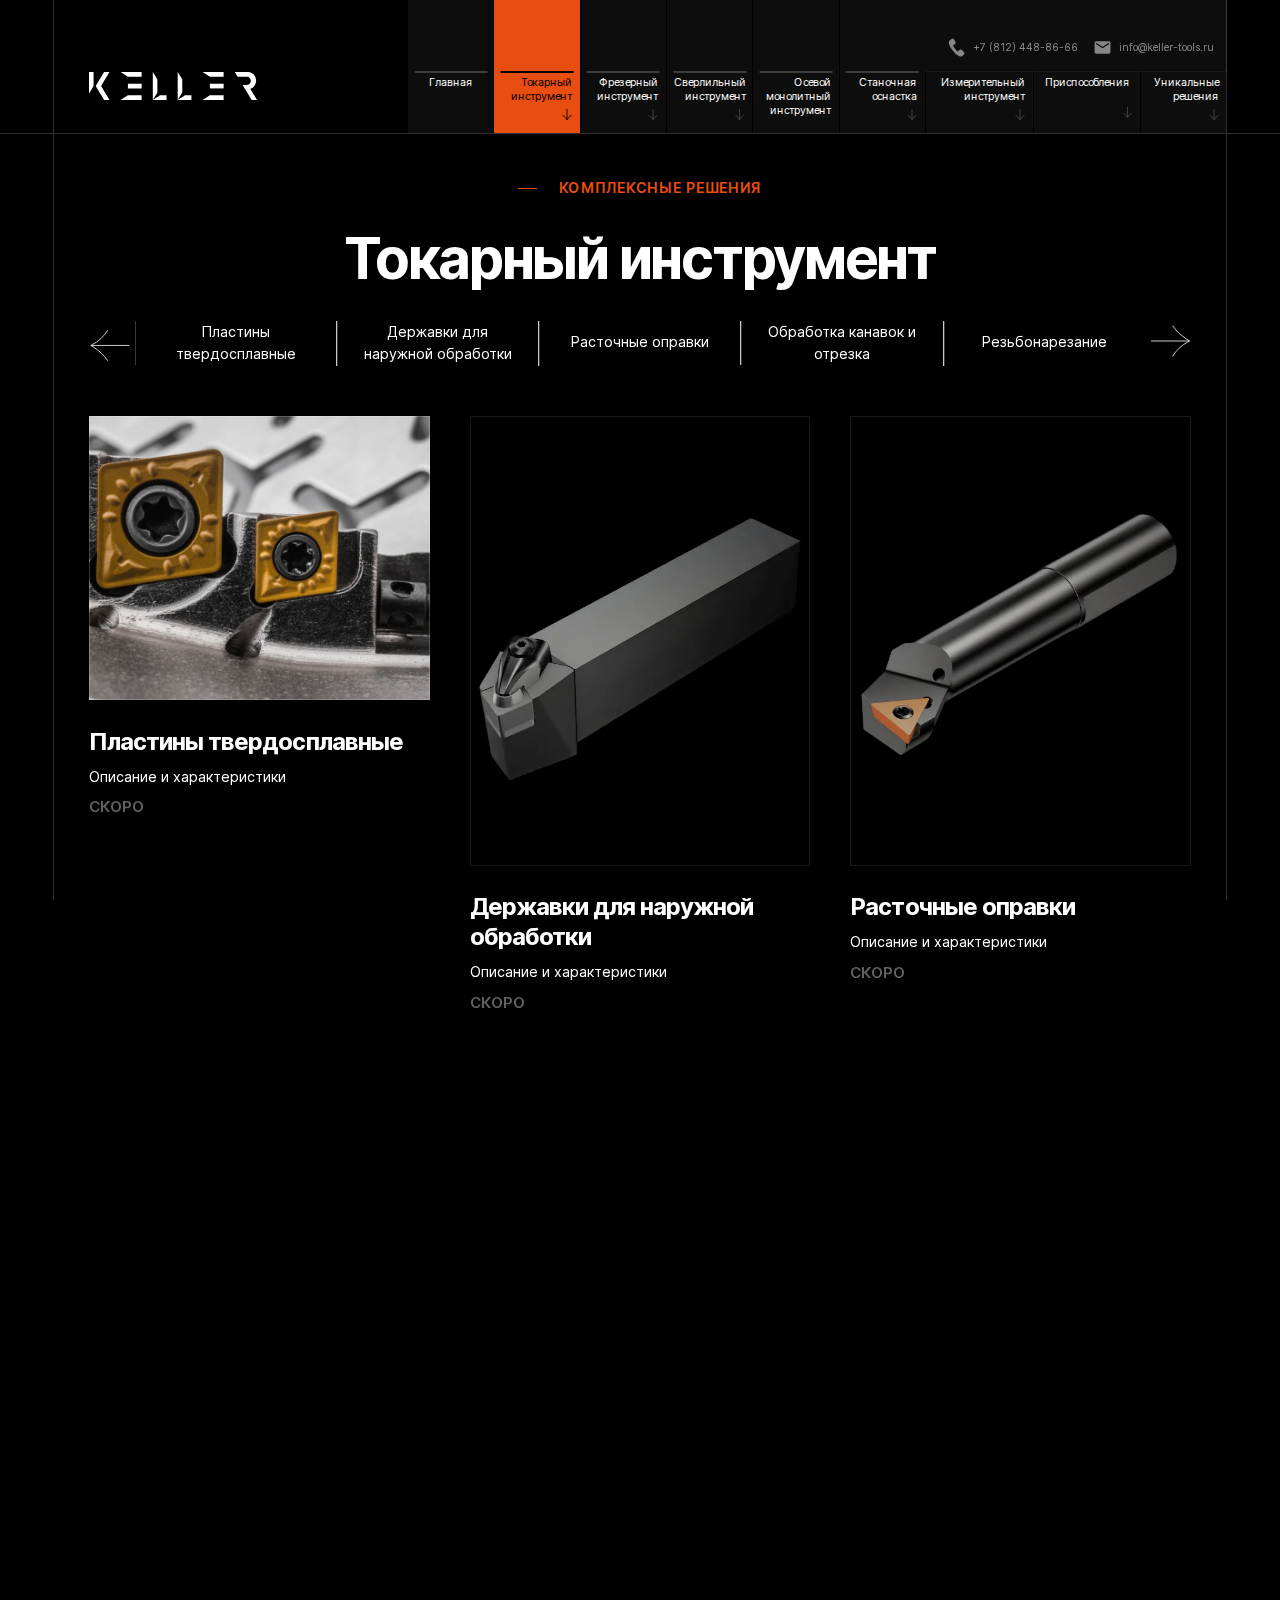
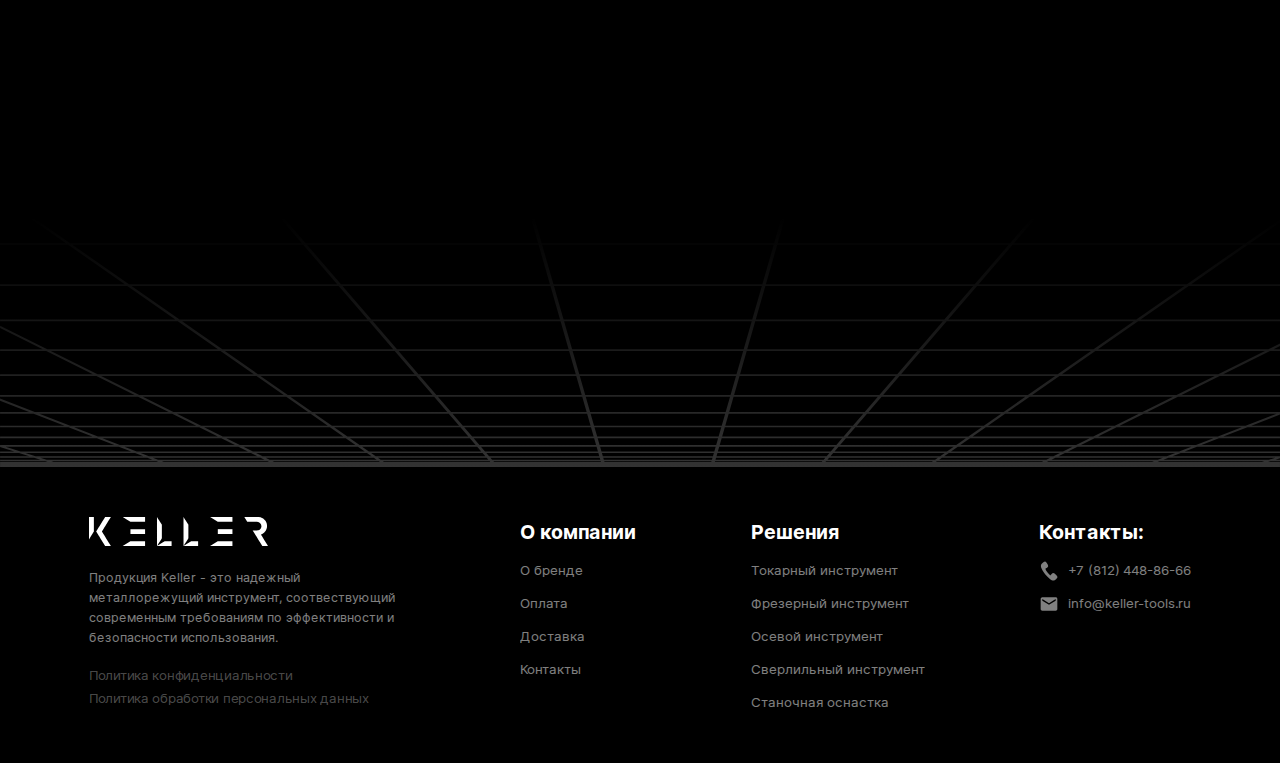
<file: catalog2.html>
<!DOCTYPE html>
<html lang="ru">

<head>
    <meta charset="UTF-8">
    <meta name="viewport" content="width=device-width, initial-scale=1.0">
    <meta name="description" content="">
    <meta name="keywords" content="">
    <link rel="stylesheet" href="css/libs.min.css">
    <link rel="stylesheet" href="css/style.min.css">
    <link type="image/x-icon" href="/favicon.ico" rel="shortcut icon">
    <link type="image/x-icon" href="/favicon.ico" rel="icon">
    <title>KELLER - Токарный инструмент</title>
</head>

<body class="m-page">
    <div class="wrapper">
        <header class="header">
            <div class="container">
                <div class="header__inner">
                    <a class='header__logo' href='index.html'>
                        <img src="img/logo.svg" alt="">
                    </a>

                    <div class="mob-menu">
                        <nav class="nav">
                            <a class='nav__link  _not-arrow' href='index.html'>
                                <span>Главная</span>
                            </a>
                            <a class='nav__link _active' href='catalog2.html'>
                                <span>Токарный инструмент</span>
                            </a>
                            <a class='nav__link ' href='catalog7.html'>
                                <span>Фрезерный инструмент</span>
                            </a>
                            <a class='nav__link ' href='catalog3.html'>
                                <span>Сверлильный инструмент</span>
                            </a>
                            <a class='nav__link  _not-arrow' href='catalog4.html'>
                                <span>Осевой монолитный инструмент</span>
                            </a>
                            <a class='nav__link ' href='catalog5.html'>
                                <span>Станочная оснастка</span>
                            </a>
                            <a href="#" class="nav__link  _big _small-height">
                                <span>Измерительный инструмент</span>
                            </a>
                            <a class='nav__link  _big _small-height' href='catalog6.html'>
                                <span>Приспособления</span>
                            </a>
                            <a href="pdf/%D0%A3%D0%BD%D0%B8%D0%BA%D0%B0%D0%BB%D1%8C%D0%BD%D1%8B%D0%B5%20%D1%80%D0%B5%D1%88%D0%B5%D0%BD%D0%B8%D1%8F.pdf" target="_blank" class="nav__link _small-height">
                                <span>Уникальные решения</span>
                            </a>
                        </nav>

                        <div class="header-contacts _flex">
                            <a href="tel:+78124488666 " class="header-contacts__link">
                                <img src="img/phone.svg" alt="">
                                <span>+7 (812) 448-86-66 </span>
                            </a>
                            <a href="mailto:info@keller-tools.ru" class="header-contacts__link">
                                <img src="img/mai.svg" alt="">
                                <span>info@keller-tools.ru</span>
                            </a>
                        </div>
                    </div>

                    <button class="burger">
                        <img src="img/burger.svg" alt="" class="_view1">
                        <img src="img/burger2.svg" alt="" class="_view2">
                    </button>
                </div>
            </div>

        </header>
        <main class="content">

            <div class="catalog catalog2">
                <div class="container">
                    <div class="catalog__top">
                        <div class="m-title animated animated-opacity">
                            <span class="text16">
                                комплексные решения
                            </span>
                        </div>
                    </div>
                    <div class="h1 text-center animated animated-opacity">
                        Токарный инструмент
                    </div>
                    <div class="nav-slider _small slider _loop animated animated-opacity">
                        <div class="slider__wrap">
                            <div class="swiper-container">
                                <div class="swiper-wrapper">
                                    <div class="swiper-slide">
                                        <a href="" class="nav-slider__link">
                                            Пластины
                                            твердосплавные
                                        </a>
                                    </div>
                                    <div class="swiper-slide">
                                        <a href="" class="nav-slider__link">
                                            Державки для
                                            наружной обработки
                                        </a>
                                    </div>
                                    <div class="swiper-slide">
                                        <a href="" class="nav-slider__link">
                                            Расточные
                                            оправки
                                        </a>
                                    </div>
                                    <div class="swiper-slide">
                                        <a href="" class="nav-slider__link">
                                            Обработка канавок и отрезка
                                        </a>
                                    </div>
                                    <div class="swiper-slide">
                                        <a href="" class="nav-slider__link">
                                            Резьбонарезание
                                        </a>
                                    </div>
                                </div>
                            </div>
                        </div>
                        <div class="swiper-nav">
                            <div class="swiper-button swiper-button-prev">
                                <svg width="50" height="41" viewBox="0 0 50 41" fill="none" xmlns="http://www.w3.org/2000/svg">
                                    <path d="M45 23L3 23" stroke="#E5E5E5" stroke-linecap="round" />
                                    <path d="M21 40V40C16.8227 33.9623 11.4453 28.8507 5.20381 24.9845L2 23L3.79977 22.071C10.9057 18.4029 16.8586 12.8409 21 6V6" stroke="#E5E5E5" stroke-linecap="round" />
                                </svg>
                            </div>
                            <div class="swiper-button swiper-button-next">
                                <svg width="50" height="41" viewBox="0 0 50 41" fill="none" xmlns="http://www.w3.org/2000/svg">
                                    <path d="M5 18L47 18" stroke="#E5E5E5" stroke-linecap="round" />
                                    <path d="M29 1V1C33.1773 7.03769 38.5547 12.1493 44.7962 16.0155L48 18L46.2002 18.929C39.0943 22.5971 33.1414 28.1591 29 35V35" stroke="#E5E5E5" stroke-linecap="round" />
                                </svg>
                            </div>
                        </div>

                    </div>
                    <div class="catalog-items catalog-items--grid _type2">
                        <div class="catalog-items__col">
                            <div class="catalog-card animated animated-opacity">

                                <div class="catalog-card__img">
                                    <img src="img/catalog_lc6.webp" alt="">
                                </div>
                                <div class="h3">
                                    Пластины твердосплавные
                                </div>
                                <div class="catalog-card__desc text16">
                                    Описание и характеристики
                                </div>
                                <div class="catalog-card__nav">
                                    <div class="catalog-card__hint">
                                        скоро
                                    </div>
                                </div>
                            </div>

                            <div class="catalog-card animated animated-opacity">

                                <div class="catalog-card__img">
                                    <img src="img/catalog9.webp" alt="">
                                </div>
                                <div class="h3">
                                    Обработка канавок <b></b> и отрезка
                                </div>
                                <div class="catalog-card__desc text16">
                                    Описание и характеристики
                                </div>
                                <div class="catalog-card__nav">
                                    <div class="catalog-card__hint">
                                        скоро
                                    </div>
                                </div>
                            </div>
                        </div>
                        <div class="catalog-items__col">
                            <div class="catalog-card animated animated-opacity">

                                <div class="catalog-card__img">
                                    <img src="img/catalog10.webp" alt="">
                                </div>
                                <div class="h3">
                                    Державки для наружной обработки
                                </div>
                                <div class="catalog-card__desc text16">
                                    Описание и характеристики
                                </div>
                                <div class="catalog-card__nav">
                                    <div class="catalog-card__hint">
                                        скоро
                                    </div>
                                </div>
                            </div>

                            <div class="catalog-card animated animated-opacity">

                                <div class="catalog-card__img">
                                    <img src="img/catalog11.webp" alt="">
                                </div>
                                <div class="h3">
                                    Резьбонарезание
                                </div>
                                <div class="catalog-card__desc text16">
                                    Описание и характеристики
                                </div>
                                <div class="catalog-card__nav">
                                    <div class="catalog-card__hint">
                                        скоро
                                    </div>
                                </div>
                            </div>
                        </div>
                        <div class="catalog-items__col">
                            <div class="catalog-card animated animated-opacity">

                                <div class="catalog-card__img">
                                    <img src="img/catalog38.webp" alt="">
                                </div>
                                <div class="h3">
                                    Расточные оправки
                                </div>
                                <div class="catalog-card__desc text16">
                                    Описание и характеристики
                                </div>
                                <div class="catalog-card__nav">
                                    <div class="catalog-card__hint">
                                        скоро
                                    </div>
                                </div>
                            </div>
                        </div>
                    </div>
                </div>
            </div>

            <div class="help">
                <div class="container">
                    <div class="help__top animated animated-opacity">
                        <div class="h1">
                            Остались вопросы или не нашли нужный товар?
                        </div>
                        <div class="text16">
                            Обратитесь за помощью в местную торговую компанию Keller! Мы поможем:
                        </div>
                    </div>
                    <div class="help__nav animated animated-opacity">
                        <a href="tel:+78124488666" class="main__btn m-btn m-btn-red">
                            <span>Сделать заказ</span>
                            <img src="img/plus.svg" alt="">
                        </a>
                        <a href="#" class="main__btn main__btn--big-img m-btn m-btn-red-outline">
                            <span>Каталог скоро</span>
                            <img src="img/download.svg" alt="">
                        </a>
                        <a href="mailto:info@keller-tools.ru" class="main__btn m-btn m-btn-red-outline">
                            <span>Связаться с нами</span>
                            <svg width="17" height="18" viewBox="0 0 17 18" fill="none" xmlns="http://www.w3.org/2000/svg">
                                <path d="M5.18109 12.182L12.9593 4.40383" stroke="#E5E5E5" stroke-linecap="round" />
                                <path d="M6.8266 4.17249V4.17249C8.73402 4.52527 10.6937 4.48088 12.5832 4.04209L13.5441 3.81893L13.3861 4.31832C12.7484 6.33328 12.6808 8.4854 13.1906 10.5364V10.5364" stroke="#E5E5E5" stroke-linecap="round" />
                            </svg>
                        </a>
                    </div>
                </div>

            </div>

        </main>
        <footer class="footer">
            <div class="container">
                <div class="footer__inner">
                    <div class="footer__col1">
                        <a class='footer__logo' href='index.html'>
                            <img src="img/logo.svg" alt="">
                        </a>
                        <div class="footer__info">
                            <div class="footer__reliable text14">
                                Продукция Keller - это надежный металлорежущий инструмент, соотвествующий современным требованиям по эффективности и безопасности использования.
                            </div>
                            <div class="footer__links">
                                <a href="#" class="footer__link">Политика конфиденциальности</a>
                                <a href="#" class="footer__link">Политика обработки персональных данных</a>
                            </div>
                        </div>
                    </div>
                    <div class="footer__col2">
                        <div class="footer__title">
                            О компании
                        </div>
                        <div class="footer-nav">
                            <a href="#" class="footer-nav__link">О бренде</a>
                            <a href="#" class="footer-nav__link">Оплата</a>
                            <a href="#" class="footer-nav__link">Доставка</a>
                            <a href="#" class="footer-nav__link">Контакты</a>
                        </div>
                    </div>
                    <div class="footer__col3">
                        <div class="footer__title">
                            Решения
                        </div>
                        <div class="footer-nav">
                            <a class='footer-nav__link' href='catalog2.html'>Токарный инструмент</a>
                            <a class='footer-nav__link' href='catalog7.html'>Фрезерный инструмент</a>
                            <a class='footer-nav__link' href='catalog4.html'>Осевой инструмент</a>
                            <a class='footer-nav__link' href='catalog3.html'>Сверлильный инструмент</a>
                            <a class='footer-nav__link' href='catalog5.html'>Станочная оснастка</a>
                        </div>
                    </div>
                    <div class="footer__col4">
                        <div class="footer__title">
                            Контакты:
                        </div>
                        <div class="footer-nav">
                            <a href="tel:+78124488666 " class="footer-nav__link">
                                <img src="img/phone.svg" alt="">
                                <span>+7 (812) 448-86-66 </span>
                            </a>
                            <a href="mailto:info@keller-tools.ru" class="footer-nav__link">
                                <img src="img/mai.svg" alt="">
                                <span>info@keller-tools.ru</span>
                            </a>
                        </div>
                    </div>
                </div>
            </div>

        </footer>
    </div>

    <script src="js/libs.min.js"></script>
    <script src="js/main.min.js"></script>

</body>

</html>
</file>
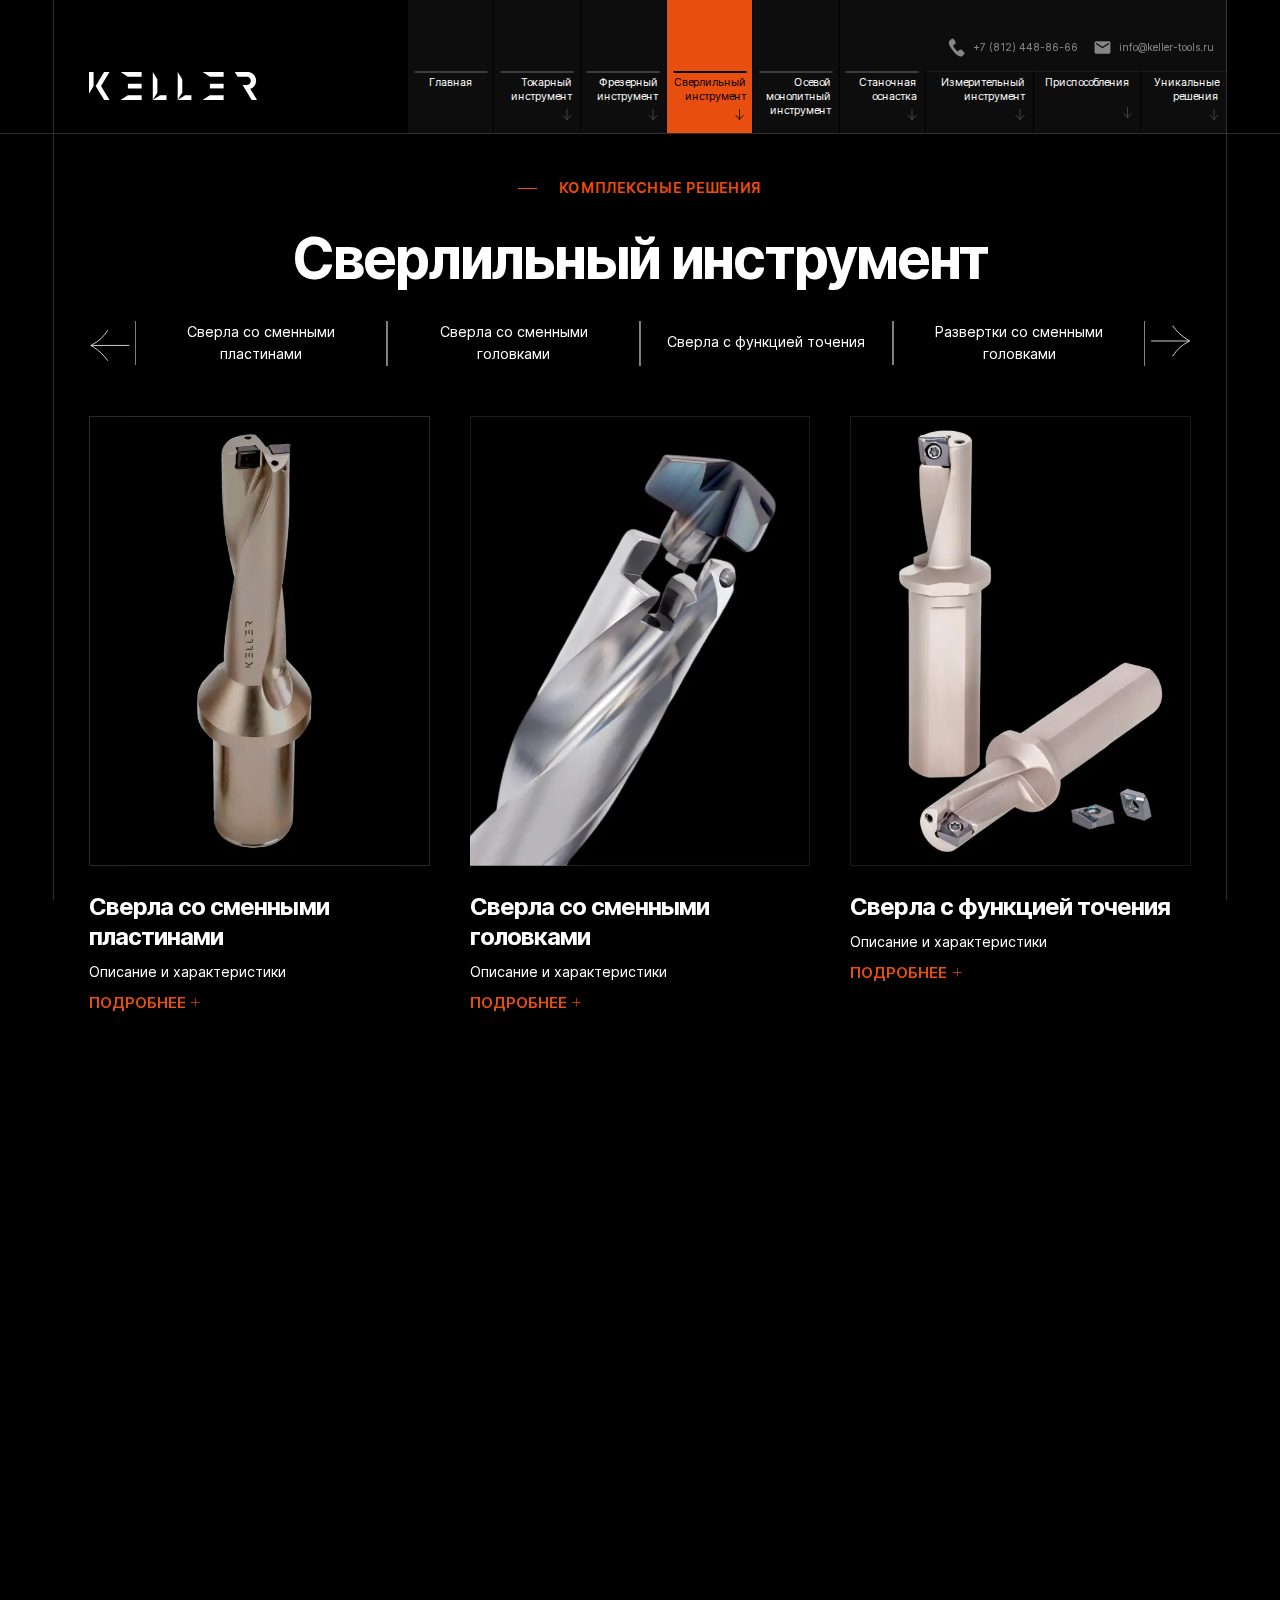
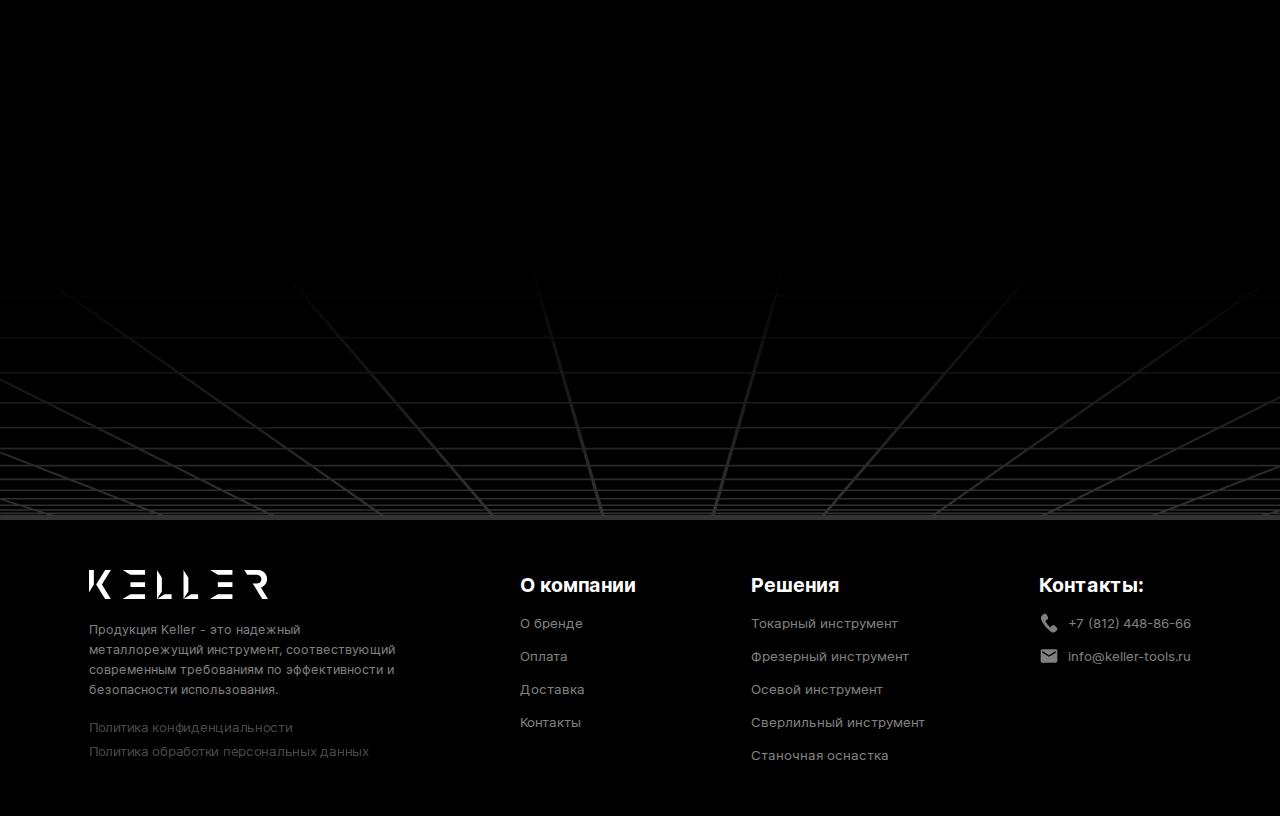
<file: catalog3.html>
<!DOCTYPE html>
<html lang="ru">

<head>
    <meta charset="UTF-8">
    <meta name="viewport" content="width=device-width, initial-scale=1.0">
    <meta name="description" content="">
    <meta name="keywords" content="">
    <link rel="stylesheet" href="css/libs.min.css">
    <link rel="stylesheet" href="css/style.min.css">
    <link type="image/x-icon" href="/favicon.ico" rel="shortcut icon">
    <link type="image/x-icon" href="/favicon.ico" rel="icon">
    <title>KELLER - Сверлильный инструмент</title>
</head>

<body class="m-page">
    <div class="wrapper">
        <header class="header">
            <div class="container">
                <div class="header__inner">
                    <a class='header__logo' href='index.html'>
                        <img src="img/logo.svg" alt="">
                    </a>

                    <div class="mob-menu">
                        <nav class="nav">
                            <a class='nav__link  _not-arrow' href='index.html'>
                                <span>Главная</span>
                            </a>
                            <a class='nav__link ' href='catalog2.html'>
                                <span>Токарный инструмент</span>
                            </a>
                            <a class='nav__link ' href='catalog7.html'>
                                <span>Фрезерный инструмент</span>
                            </a>
                            <a class='nav__link _active' href='catalog3.html'>
                                <span>Сверлильный инструмент</span>
                            </a>
                            <a class='nav__link  _not-arrow' href='catalog4.html'>
                                <span>Осевой монолитный инструмент</span>
                            </a>
                            <a class='nav__link ' href='catalog5.html'>
                                <span>Станочная оснастка</span>
                            </a>
                            <a href="#" class="nav__link  _big _small-height">
                                <span>Измерительный инструмент</span>
                            </a>
                            <a class='nav__link  _big _small-height' href='catalog6.html'>
                                <span>Приспособления</span>
                            </a>
                            <a href="pdf/%D0%A3%D0%BD%D0%B8%D0%BA%D0%B0%D0%BB%D1%8C%D0%BD%D1%8B%D0%B5%20%D1%80%D0%B5%D1%88%D0%B5%D0%BD%D0%B8%D1%8F.pdf" target="_blank" class="nav__link _small-height">
                                <span>Уникальные решения</span>
                            </a>
                        </nav>

                        <div class="header-contacts _flex">
                            <a href="tel:+78124488666 " class="header-contacts__link">
                                <img src="img/phone.svg" alt="">
                                <span>+7 (812) 448-86-66 </span>
                            </a>
                            <a href="mailto:info@keller-tools.ru" class="header-contacts__link">
                                <img src="img/mai.svg" alt="">
                                <span>info@keller-tools.ru</span>
                            </a>
                        </div>
                    </div>

                    <button class="burger">
                        <img src="img/burger.svg" alt="" class="_view1">
                        <img src="img/burger2.svg" alt="" class="_view2">
                    </button>
                </div>
            </div>

        </header>
        <main class="content">

            <div class="catalog catalog2">
                <div class="container">
                    <div class="catalog__top">
                        <div class="m-title animated animated-opacity">
                            <span class="text16">
                                комплексные решения
                            </span>
                        </div>
                    </div>
                    <div class="h1 text-center animated animated-opacity">
                        Сверлильный инструмент
                    </div>
                    <div class="nav-slider _small2 slider _loop animated animated-opacity">
                        <div class="slider__wrap">
                            <div class="swiper-container">
                                <div class="swiper-wrapper">
                                    <div class="swiper-slide">
                                        <a href="" class="nav-slider__link">
                                            Сверла со сменными
                                            пластинами
                                        </a>
                                    </div>
                                    <div class="swiper-slide">
                                        <a href="" class="nav-slider__link">
                                            Сверла со
                                            сменными головками
                                        </a>
                                    </div>
                                    <div class="swiper-slide">
                                        <a href="" class="nav-slider__link">
                                            Сверла с
                                            функцией точения
                                        </a>
                                    </div>
                                    <div class="swiper-slide">
                                        <a href="" class="nav-slider__link">
                                            Развертки со
                                            сменными головками
                                        </a>
                                    </div>
                                    <div class="swiper-slide">
                                        <a href="" class="nav-slider__link">
                                            Глубокое
                                            сверление
                                        </a>
                                    </div>
                                </div>
                            </div>
                        </div>
                        <div class="swiper-nav">
                            <div class="swiper-button swiper-button-prev">
                                <svg width="50" height="41" viewBox="0 0 50 41" fill="none" xmlns="http://www.w3.org/2000/svg">
                                    <path d="M45 23L3 23" stroke="#E5E5E5" stroke-linecap="round" />
                                    <path d="M21 40V40C16.8227 33.9623 11.4453 28.8507 5.20381 24.9845L2 23L3.79977 22.071C10.9057 18.4029 16.8586 12.8409 21 6V6" stroke="#E5E5E5" stroke-linecap="round" />
                                </svg>
                            </div>
                            <div class="swiper-button swiper-button-next">
                                <svg width="50" height="41" viewBox="0 0 50 41" fill="none" xmlns="http://www.w3.org/2000/svg">
                                    <path d="M5 18L47 18" stroke="#E5E5E5" stroke-linecap="round" />
                                    <path d="M29 1V1C33.1773 7.03769 38.5547 12.1493 44.7962 16.0155L48 18L46.2002 18.929C39.0943 22.5971 33.1414 28.1591 29 35V35" stroke="#E5E5E5" stroke-linecap="round" />
                                </svg>
                            </div>
                        </div>

                    </div>
                    <div class="catalog-items _type2">
                        <div class="catalog-card animated animated-opacity">

                            <a href="pdf/%D0%A1%D0%B2%D0%B5%D1%80%D0%BB%D0%B0%20%D1%81%D0%BE%20%D1%81%D0%BC%D0%B5%D0%BD%D0%BD%D1%8B%D0%BC%D0%B8%20%D0%BF%D0%BB%D0%B0%D1%81%D1%82%D0%B8%D0%BD%D0%B0%D0%BC%D0%B8.pdf" class="catalog-card__img">
                                <img src="img/catalog13.webp" alt="">
                            </a>
                            <div class="h3">
                                <a href="pdf/%D0%A1%D0%B2%D0%B5%D1%80%D0%BB%D0%B0%20%D1%81%D0%BE%20%D1%81%D0%BC%D0%B5%D0%BD%D0%BD%D1%8B%D0%BC%D0%B8%20%D0%BF%D0%BB%D0%B0%D1%81%D1%82%D0%B8%D0%BD%D0%B0%D0%BC%D0%B8.pdf">Сверла со сменными пластинами</a>
                            </div>
                            <div class="catalog-card__desc text16">
                                Описание и характеристики
                            </div>
                            <div class="catalog-card__nav">
                                <a href="pdf/%D0%A1%D0%B2%D0%B5%D1%80%D0%BB%D0%B0%20%D1%81%D0%BE%20%D1%81%D0%BC%D0%B5%D0%BD%D0%BD%D1%8B%D0%BC%D0%B8%20%D0%BF%D0%BB%D0%B0%D1%81%D1%82%D0%B8%D0%BD%D0%B0%D0%BC%D0%B8.pdf" class="m-link">
                                    <span>Подробнее</span>
                                    <svg width="12" height="12" viewBox="0 0 12 12" fill="none" xmlns="http://www.w3.org/2000/svg">
                                        <path d="M5.625 6.375V10.5C5.625 10.5995 5.66451 10.6948 5.73484 10.7652C5.80516 10.8355 5.90054 10.875 6 10.875C6.09946 10.875 6.19484 10.8355 6.26517 10.7652C6.33549 10.6948 6.375 10.5995 6.375 10.5V6.375H10.5C10.5995 6.375 10.6948 6.33549 10.7652 6.26516C10.8355 6.19484 10.875 6.09946 10.875 6C10.875 5.90054 10.8355 5.80516 10.7652 5.73483C10.6948 5.66451 10.5995 5.625 10.5 5.625H6.375V1.5C6.375 1.40054 6.33549 1.30516 6.26517 1.23483C6.19484 1.16451 6.09946 1.125 6 1.125C5.90054 1.125 5.80516 1.16451 5.73484 1.23483C5.66451 1.30516 5.625 1.40054 5.625 1.5V5.625H1.5C1.40054 5.625 1.30516 5.66451 1.23483 5.73483C1.16451 5.80516 1.125 5.90054 1.125 6C1.125 6.09946 1.16451 6.19484 1.23483 6.26516C1.30516 6.33549 1.40054 6.375 1.5 6.375H5.625Z" fill="#E84E0F" />
                                    </svg>
                                </a>
                            </div>
                        </div>

                        <div class="catalog-card animated animated-opacity">

                            <a href="pdf/%D0%A1%D0%B2%D0%B5%D1%80%D0%BB%D0%B8%D0%BB%D1%8C%D0%BD%D1%8B%D0%B8%CC%86%20%D0%B8%D0%BD%D1%81%D1%82%D1%80%D1%83%D0%BC%D0%B5%D0%BD%D1%82.pdf" class="catalog-card__img">
                                <img src="img/catalog_lc4.webp" alt="">
                            </a>
                            <div class="h3">
                                <a href="pdf/%D0%A1%D0%B2%D0%B5%D1%80%D0%BB%D0%B8%D0%BB%D1%8C%D0%BD%D1%8B%D0%B8%CC%86%20%D0%B8%D0%BD%D1%81%D1%82%D1%80%D1%83%D0%BC%D0%B5%D0%BD%D1%82.pdf">Развертки со сменными головками</a>
                            </div>
                            <div class="catalog-card__desc text16">
                                Описание и характеристики
                            </div>
                            <div class="catalog-card__nav">
                                <a href="pdf/%D0%A1%D0%B2%D0%B5%D1%80%D0%BB%D0%B8%D0%BB%D1%8C%D0%BD%D1%8B%D0%B8%CC%86%20%D0%B8%D0%BD%D1%81%D1%82%D1%80%D1%83%D0%BC%D0%B5%D0%BD%D1%82.pdf" class="m-link">
                                    <span>Подробнее</span>
                                    <svg width="12" height="12" viewBox="0 0 12 12" fill="none" xmlns="http://www.w3.org/2000/svg">
                                        <path d="M5.625 6.375V10.5C5.625 10.5995 5.66451 10.6948 5.73484 10.7652C5.80516 10.8355 5.90054 10.875 6 10.875C6.09946 10.875 6.19484 10.8355 6.26517 10.7652C6.33549 10.6948 6.375 10.5995 6.375 10.5V6.375H10.5C10.5995 6.375 10.6948 6.33549 10.7652 6.26516C10.8355 6.19484 10.875 6.09946 10.875 6C10.875 5.90054 10.8355 5.80516 10.7652 5.73483C10.6948 5.66451 10.5995 5.625 10.5 5.625H6.375V1.5C6.375 1.40054 6.33549 1.30516 6.26517 1.23483C6.19484 1.16451 6.09946 1.125 6 1.125C5.90054 1.125 5.80516 1.16451 5.73484 1.23483C5.66451 1.30516 5.625 1.40054 5.625 1.5V5.625H1.5C1.40054 5.625 1.30516 5.66451 1.23483 5.73483C1.16451 5.80516 1.125 5.90054 1.125 6C1.125 6.09946 1.16451 6.19484 1.23483 6.26516C1.30516 6.33549 1.40054 6.375 1.5 6.375H5.625Z" fill="#E84E0F" />
                                    </svg>
                                </a>
                            </div>
                        </div>

                        <div class="catalog-card animated animated-opacity">

                            <a href="pdf/%D0%A1%D0%B2%D0%B5%D1%80%D0%BB%D0%B0%20%D1%81%D0%BE%20%D1%81%D0%BC%D0%B5%D0%BD%D0%BD%D1%8B%D0%BC%D0%B8%20%D0%B3%D0%BE%D0%BB%D0%BE%D0%B2%D0%BA%D0%B0%D0%BC%D0%B8.pdf" class="catalog-card__img">
                                <img src="img/catalog15.webp" alt="">
                            </a>
                            <div class="h3">
                                <a href="pdf/%D0%A1%D0%B2%D0%B5%D1%80%D0%BB%D0%B0%20%D1%81%D0%BE%20%D1%81%D0%BC%D0%B5%D0%BD%D0%BD%D1%8B%D0%BC%D0%B8%20%D0%B3%D0%BE%D0%BB%D0%BE%D0%B2%D0%BA%D0%B0%D0%BC%D0%B8.pdf">Сверла со сменными головками</a>
                            </div>
                            <div class="catalog-card__desc text16">
                                Описание и характеристики
                            </div>
                            <div class="catalog-card__nav">
                                <a href="pdf/%D0%A1%D0%B2%D0%B5%D1%80%D0%BB%D0%B0%20%D1%81%D0%BE%20%D1%81%D0%BC%D0%B5%D0%BD%D0%BD%D1%8B%D0%BC%D0%B8%20%D0%B3%D0%BE%D0%BB%D0%BE%D0%B2%D0%BA%D0%B0%D0%BC%D0%B8.pdf" class="m-link">
                                    <span>Подробнее</span>
                                    <svg width="12" height="12" viewBox="0 0 12 12" fill="none" xmlns="http://www.w3.org/2000/svg">
                                        <path d="M5.625 6.375V10.5C5.625 10.5995 5.66451 10.6948 5.73484 10.7652C5.80516 10.8355 5.90054 10.875 6 10.875C6.09946 10.875 6.19484 10.8355 6.26517 10.7652C6.33549 10.6948 6.375 10.5995 6.375 10.5V6.375H10.5C10.5995 6.375 10.6948 6.33549 10.7652 6.26516C10.8355 6.19484 10.875 6.09946 10.875 6C10.875 5.90054 10.8355 5.80516 10.7652 5.73483C10.6948 5.66451 10.5995 5.625 10.5 5.625H6.375V1.5C6.375 1.40054 6.33549 1.30516 6.26517 1.23483C6.19484 1.16451 6.09946 1.125 6 1.125C5.90054 1.125 5.80516 1.16451 5.73484 1.23483C5.66451 1.30516 5.625 1.40054 5.625 1.5V5.625H1.5C1.40054 5.625 1.30516 5.66451 1.23483 5.73483C1.16451 5.80516 1.125 5.90054 1.125 6C1.125 6.09946 1.16451 6.19484 1.23483 6.26516C1.30516 6.33549 1.40054 6.375 1.5 6.375H5.625Z" fill="#E84E0F" />
                                    </svg>
                                </a>
                            </div>
                        </div>

                        <div class="catalog-card animated animated-opacity">

                            <a href="pdf/%D0%A1%D0%B2%D0%B5%D1%80%D0%BB%D0%B8%D0%BB%D1%8C%D0%BD%D1%8B%D0%B8%CC%86%20%D0%B8%D0%BD%D1%81%D1%82%D1%80%D1%83%D0%BC%D0%B5%D0%BD%D1%82.pdf" class="catalog-card__img">
                                <img src="img/catalog40.webp" alt="">
                            </a>
                            <div class="h3">
                                <a href="pdf/%D0%A1%D0%B2%D0%B5%D1%80%D0%BB%D0%B8%D0%BB%D1%8C%D0%BD%D1%8B%D0%B8%CC%86%20%D0%B8%D0%BD%D1%81%D1%82%D1%80%D1%83%D0%BC%D0%B5%D0%BD%D1%82.pdf">Глубокое сверление</a>
                            </div>
                            <div class="catalog-card__desc text16">
                                Описание и характеристики
                            </div>
                            <div class="catalog-card__nav">
                                <a href="pdf/%D0%A1%D0%B2%D0%B5%D1%80%D0%BB%D0%B8%D0%BB%D1%8C%D0%BD%D1%8B%D0%B8%CC%86%20%D0%B8%D0%BD%D1%81%D1%82%D1%80%D1%83%D0%BC%D0%B5%D0%BD%D1%82.pdf" class="m-link">
                                    <span>Подробнее</span>
                                    <svg width="12" height="12" viewBox="0 0 12 12" fill="none" xmlns="http://www.w3.org/2000/svg">
                                        <path d="M5.625 6.375V10.5C5.625 10.5995 5.66451 10.6948 5.73484 10.7652C5.80516 10.8355 5.90054 10.875 6 10.875C6.09946 10.875 6.19484 10.8355 6.26517 10.7652C6.33549 10.6948 6.375 10.5995 6.375 10.5V6.375H10.5C10.5995 6.375 10.6948 6.33549 10.7652 6.26516C10.8355 6.19484 10.875 6.09946 10.875 6C10.875 5.90054 10.8355 5.80516 10.7652 5.73483C10.6948 5.66451 10.5995 5.625 10.5 5.625H6.375V1.5C6.375 1.40054 6.33549 1.30516 6.26517 1.23483C6.19484 1.16451 6.09946 1.125 6 1.125C5.90054 1.125 5.80516 1.16451 5.73484 1.23483C5.66451 1.30516 5.625 1.40054 5.625 1.5V5.625H1.5C1.40054 5.625 1.30516 5.66451 1.23483 5.73483C1.16451 5.80516 1.125 5.90054 1.125 6C1.125 6.09946 1.16451 6.19484 1.23483 6.26516C1.30516 6.33549 1.40054 6.375 1.5 6.375H5.625Z" fill="#E84E0F" />
                                    </svg>
                                </a>
                            </div>
                        </div>

                        <div class="catalog-card animated animated-opacity">

                            <a href="pdf/%D0%A1%D0%B2%D0%B5%D1%80%D0%BB%D0%B0%20%D1%81%20%D1%84%D1%83%D0%BD%D0%BA%D1%86%D0%B8%D0%B5%D0%B8%CC%86%20%D1%82%D0%BE%D1%87%D0%B5%D0%BD%D0%B8%D1%8F.pdf" class="catalog-card__img">
                                <img src="img/catalog41.webp" alt="">
                            </a>
                            <div class="h3">
                                <a href="pdf/%D0%A1%D0%B2%D0%B5%D1%80%D0%BB%D0%B0%20%D1%81%20%D1%84%D1%83%D0%BD%D0%BA%D1%86%D0%B8%D0%B5%D0%B8%CC%86%20%D1%82%D0%BE%D1%87%D0%B5%D0%BD%D0%B8%D1%8F.pdf">Сверла с функцией точения</a>
                            </div>
                            <div class="catalog-card__desc text16">
                                Описание и характеристики
                            </div>
                            <div class="catalog-card__nav">
                                <a href="pdf/%D0%A1%D0%B2%D0%B5%D1%80%D0%BB%D0%B0%20%D1%81%20%D1%84%D1%83%D0%BD%D0%BA%D1%86%D0%B8%D0%B5%D0%B8%CC%86%20%D1%82%D0%BE%D1%87%D0%B5%D0%BD%D0%B8%D1%8F.pdf" class="m-link">
                                    <span>Подробнее</span>
                                    <svg width="12" height="12" viewBox="0 0 12 12" fill="none" xmlns="http://www.w3.org/2000/svg">
                                        <path d="M5.625 6.375V10.5C5.625 10.5995 5.66451 10.6948 5.73484 10.7652C5.80516 10.8355 5.90054 10.875 6 10.875C6.09946 10.875 6.19484 10.8355 6.26517 10.7652C6.33549 10.6948 6.375 10.5995 6.375 10.5V6.375H10.5C10.5995 6.375 10.6948 6.33549 10.7652 6.26516C10.8355 6.19484 10.875 6.09946 10.875 6C10.875 5.90054 10.8355 5.80516 10.7652 5.73483C10.6948 5.66451 10.5995 5.625 10.5 5.625H6.375V1.5C6.375 1.40054 6.33549 1.30516 6.26517 1.23483C6.19484 1.16451 6.09946 1.125 6 1.125C5.90054 1.125 5.80516 1.16451 5.73484 1.23483C5.66451 1.30516 5.625 1.40054 5.625 1.5V5.625H1.5C1.40054 5.625 1.30516 5.66451 1.23483 5.73483C1.16451 5.80516 1.125 5.90054 1.125 6C1.125 6.09946 1.16451 6.19484 1.23483 6.26516C1.30516 6.33549 1.40054 6.375 1.5 6.375H5.625Z" fill="#E84E0F" />
                                    </svg>
                                </a>
                            </div>
                        </div>

                    </div>
                </div>
            </div>

            <div class="help">
                <div class="container">
                    <div class="help__top animated animated-opacity">
                        <div class="h1">
                            Остались вопросы или не нашли
                            нужный товар?
                        </div>
                        <div class="text16">
                            Обратитесь за помощью в местную торговую компанию Keller! Мы поможем:
                        </div>
                    </div>
                    <div class="help__nav animated animated-opacity">
                        <a href="tel:+78124488666" class="main__btn m-btn m-btn-red">
                            <span>Сделать заказ</span>
                            <img src="img/plus.svg" alt="">
                        </a>
                        <a href="pdf/%D0%A1%D0%B2%D0%B5%D1%80%D0%BB%D0%B8%D0%BB%D1%8C%D0%BD%D1%8B%D0%B8%CC%86%20%D0%B8%D0%BD%D1%81%D1%82%D1%80%D1%83%D0%BC%D0%B5%D0%BD%D1%82.pdf" class="main__btn main__btn--big-img m-btn m-btn-red-outline">
                            <span>Скачать каталог</span>
                            <img src="img/download.svg" alt="">
                        </a>
                        <a href="mailto:info@keller-tools.ru" class="main__btn m-btn m-btn-red-outline">
                            <span>Связаться с нами</span>
                            <svg width="17" height="18" viewBox="0 0 17 18" fill="none" xmlns="http://www.w3.org/2000/svg">
                                <path d="M5.18109 12.182L12.9593 4.40383" stroke="#E5E5E5" stroke-linecap="round" />
                                <path d="M6.8266 4.17249V4.17249C8.73402 4.52527 10.6937 4.48088 12.5832 4.04209L13.5441 3.81893L13.3861 4.31832C12.7484 6.33328 12.6808 8.4854 13.1906 10.5364V10.5364" stroke="#E5E5E5" stroke-linecap="round" />
                            </svg>
                        </a>
                    </div>
                </div>

            </div>

        </main>
        <footer class="footer">
            <div class="container">
                <div class="footer__inner">
                    <div class="footer__col1">
                        <a class='footer__logo' href='index.html'>
                            <img src="img/logo.svg" alt="">
                        </a>
                        <div class="footer__info">
                            <div class="footer__reliable text14">
                                Продукция Keller - это надежный металлорежущий инструмент, соотвествующий современным требованиям по эффективности и безопасности использования.
                            </div>
                            <div class="footer__links">
                                <a href="#" class="footer__link">Политика конфиденциальности</a>
                                <a href="#" class="footer__link">Политика обработки персональных данных</a>
                            </div>
                        </div>
                    </div>
                    <div class="footer__col2">
                        <div class="footer__title">
                            О компании
                        </div>
                        <div class="footer-nav">
                            <a href="#" class="footer-nav__link">О бренде</a>
                            <a href="#" class="footer-nav__link">Оплата</a>
                            <a href="#" class="footer-nav__link">Доставка</a>
                            <a href="#" class="footer-nav__link">Контакты</a>
                        </div>
                    </div>
                    <div class="footer__col3">
                        <div class="footer__title">
                            Решения
                        </div>
                        <div class="footer-nav">
                            <a class='footer-nav__link' href='catalog2.html'>Токарный инструмент</a>
                            <a class='footer-nav__link' href='catalog7.html'>Фрезерный инструмент</a>
                            <a class='footer-nav__link' href='catalog4.html'>Осевой инструмент</a>
                            <a class='footer-nav__link' href='catalog3.html'>Сверлильный инструмент</a>
                            <a class='footer-nav__link' href='catalog5.html'>Станочная оснастка</a>
                        </div>
                    </div>
                    <div class="footer__col4">
                        <div class="footer__title">
                            Контакты:
                        </div>
                        <div class="footer-nav">
                            <a href="tel:+78124488666 " class="footer-nav__link">
                                <img src="img/phone.svg" alt="">
                                <span>+7 (812) 448-86-66 </span>
                            </a>
                            <a href="mailto:info@keller-tools.ru" class="footer-nav__link">
                                <img src="img/mai.svg" alt="">
                                <span>info@keller-tools.ru</span>
                            </a>
                        </div>
                    </div>
                </div>
            </div>

        </footer>
    </div>

    <script src="js/libs.min.js"></script>
    <script src="js/main.min.js"></script>

</body>

</html>
</file>
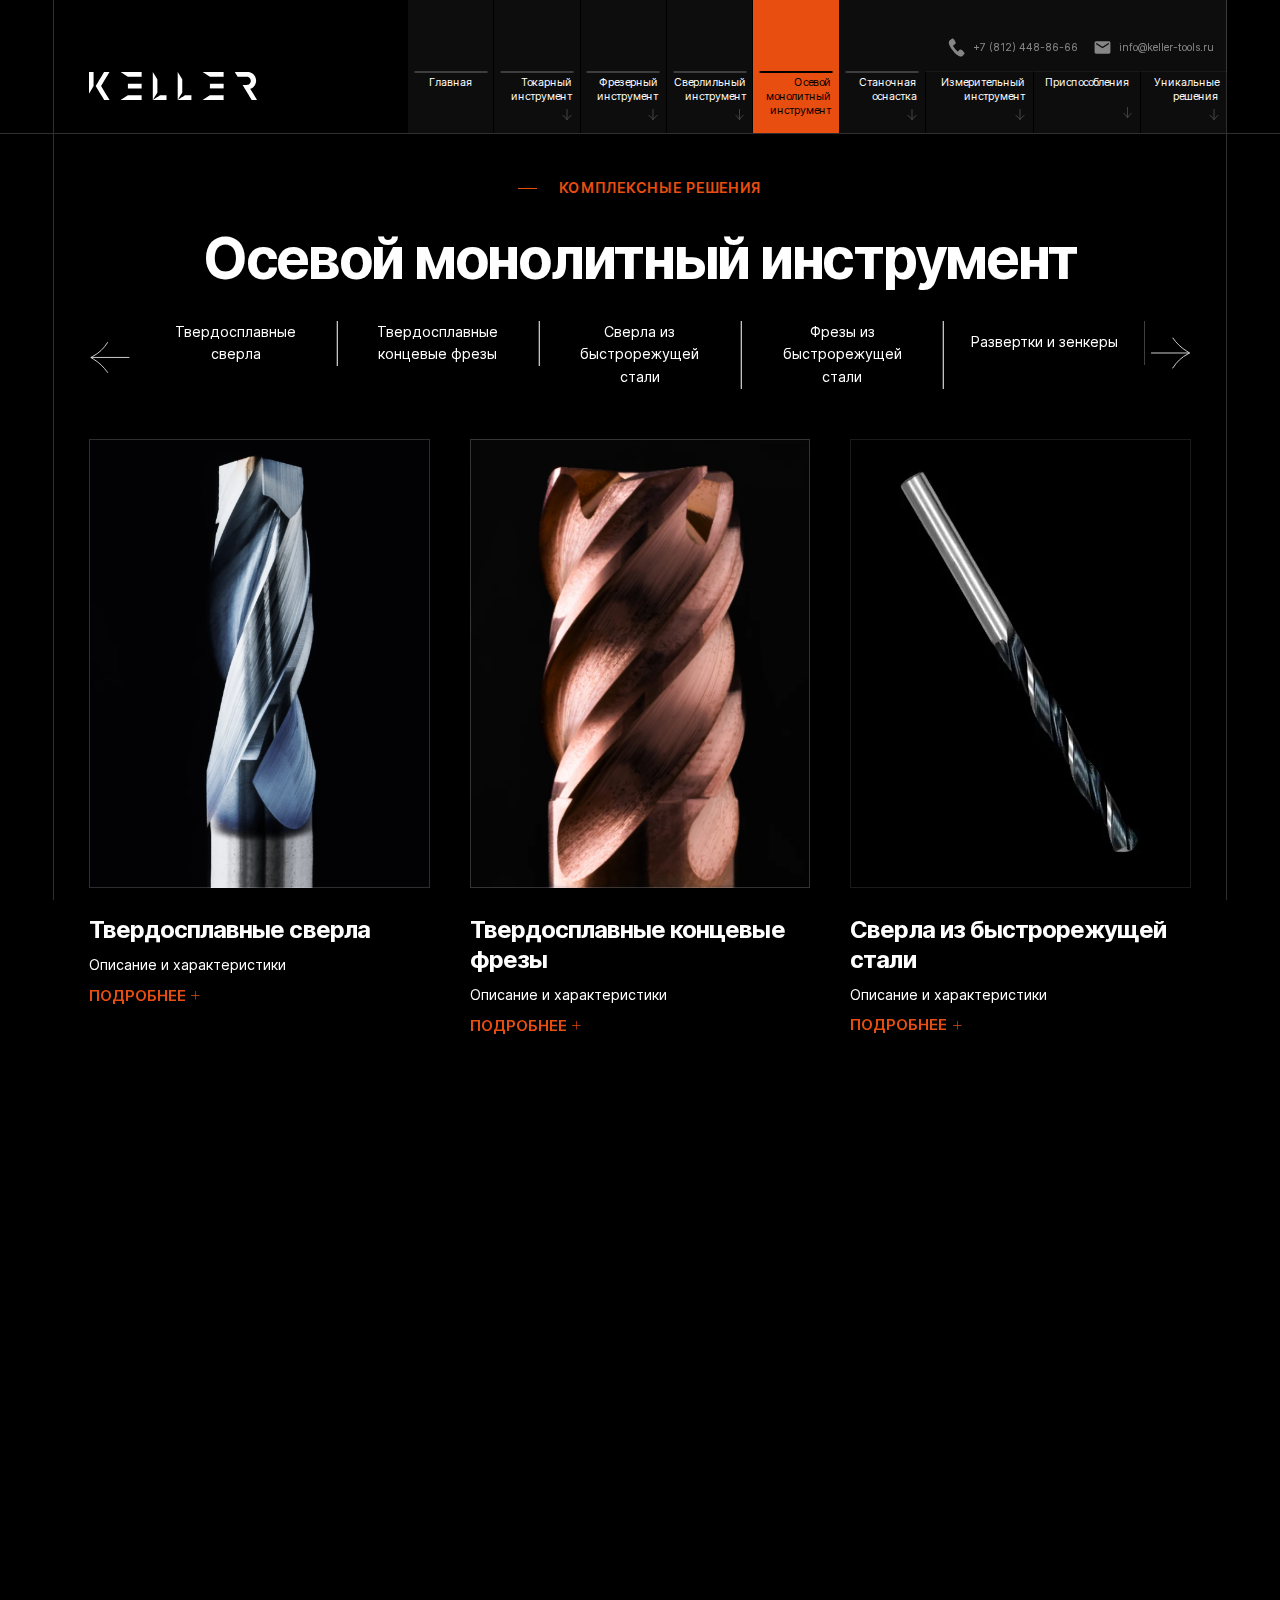
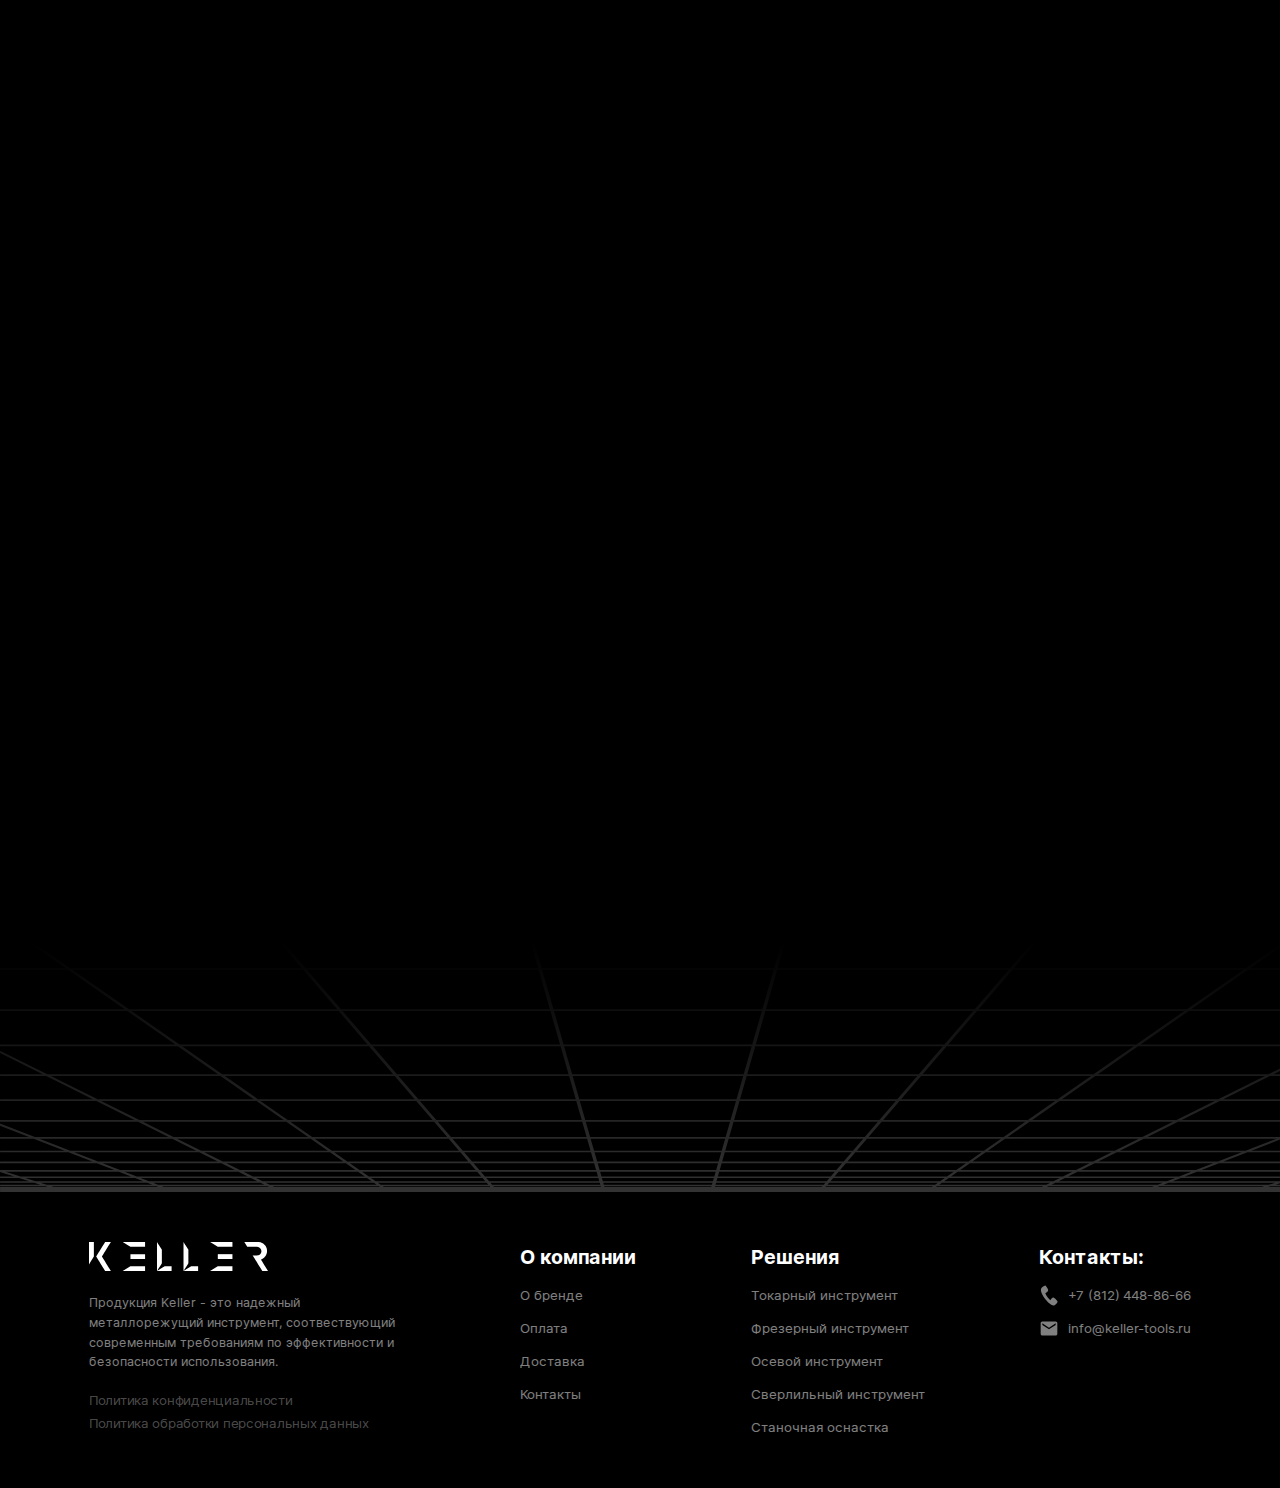
<file: catalog4.html>
<!DOCTYPE html>
<html lang="ru">

<head>
    <meta charset="UTF-8">
    <meta name="viewport" content="width=device-width, initial-scale=1.0">
    <meta name="description" content="">
    <meta name="keywords" content="">
    <link rel="stylesheet" href="css/libs.min.css">
    <link rel="stylesheet" href="css/style.min.css">
    <link type="image/x-icon" href="/favicon.ico" rel="shortcut icon">
    <link type="image/x-icon" href="/favicon.ico" rel="icon">
    <title>KELLER - Осевой монолитный инструмент</title>
</head>

<body class="m-page">
    <div class="wrapper">
        <header class="header">
            <div class="container">
                <div class="header__inner">
                    <a class='header__logo' href='index.html'>
                        <img src="img/logo.svg" alt="">
                    </a>

                    <div class="mob-menu">
                        <nav class="nav">
                            <a class='nav__link  _not-arrow' href='index.html'>
                                <span>Главная</span>
                            </a>
                            <a class='nav__link ' href='catalog2.html'>
                                <span>Токарный инструмент</span>
                            </a>
                            <a class='nav__link ' href='catalog7.html'>
                                <span>Фрезерный инструмент</span>
                            </a>
                            <a class='nav__link ' href='catalog3.html'>
                                <span>Сверлильный инструмент</span>
                            </a>
                            <a class='nav__link _active _not-arrow' href='catalog4.html'>
                                <span>Осевой монолитный инструмент</span>
                            </a>
                            <a class='nav__link ' href='catalog5.html'>
                                <span>Станочная оснастка</span>
                            </a>
                            <a href="#" class="nav__link  _big _small-height">
                                <span>Измерительный инструмент</span>
                            </a>
                            <a class='nav__link  _big _small-height' href='catalog6.html'>
                                <span>Приспособления</span>
                            </a>
                            <a href="pdf/%D0%A3%D0%BD%D0%B8%D0%BA%D0%B0%D0%BB%D1%8C%D0%BD%D1%8B%D0%B5%20%D1%80%D0%B5%D1%88%D0%B5%D0%BD%D0%B8%D1%8F.pdf" target="_blank" class="nav__link _small-height">
                                <span>Уникальные решения</span>
                            </a>
                        </nav>

                        <div class="header-contacts _flex">
                            <a href="tel:+78124488666 " class="header-contacts__link">
                                <img src="img/phone.svg" alt="">
                                <span>+7 (812) 448-86-66 </span>
                            </a>
                            <a href="mailto:info@keller-tools.ru" class="header-contacts__link">
                                <img src="img/mai.svg" alt="">
                                <span>info@keller-tools.ru</span>
                            </a>
                        </div>
                    </div>

                    <button class="burger">
                        <img src="img/burger.svg" alt="" class="_view1">
                        <img src="img/burger2.svg" alt="" class="_view2">
                    </button>
                </div>
            </div>

        </header>
        <main class="content">

            <div class="catalog catalog2">
                <div class="container">
                    <div class="catalog__top">
                        <div class="m-title animated animated-opacity">
                            <span class="text16">
                                комплексные решения
                            </span>
                        </div>
                    </div>
                    <div class="h1 text-center animated animated-opacity">
                        Осевой монолитный инструмент
                    </div>
                    <div class="nav-slider _small slider _loop animated animated-opacity">
                        <div class="slider__wrap">
                            <div class="swiper-container">
                                <div class="swiper-wrapper">
                                    <div class="swiper-slide">
                                        <a href="" class="nav-slider__link">
                                            Твердосплавные сверла
                                        </a>
                                    </div>
                                    <div class="swiper-slide">
                                        <a href="" class="nav-slider__link">
                                            Твердосплавные концевые фрезы
                                        </a>
                                    </div>
                                    <div class="swiper-slide">
                                        <a href="" class="nav-slider__link">
                                            Сверла из быстрорежущей стали
                                        </a>
                                    </div>
                                    <div class="swiper-slide">
                                        <a href="" class="nav-slider__link">
                                            Фрезы из быстрорежущей стали
                                        </a>
                                    </div>
                                    <div class="swiper-slide">
                                        <a href="" class="nav-slider__link">
                                            Развертки и зенкеры
                                        </a>
                                    </div>
                                    <div class="swiper-slide">
                                        <a href="" class="nav-slider__link">
                                            Метчики
                                        </a>
                                    </div>
                                    <div class="swiper-slide">
                                        <a href="" class="nav-slider__link">
                                            Резьбофрезы монолитные
                                        </a>
                                    </div>
                                    <div class="swiper-slide">
                                        <a href="" class="nav-slider__link">
                                            Борфрезы
                                        </a>
                                    </div>
                                </div>
                            </div>
                        </div>
                        <div class="swiper-nav">
                            <div class="swiper-button swiper-button-prev">
                                <svg width="50" height="41" viewBox="0 0 50 41" fill="none" xmlns="http://www.w3.org/2000/svg">
                                    <path d="M45 23L3 23" stroke="#E5E5E5" stroke-linecap="round" />
                                    <path d="M21 40V40C16.8227 33.9623 11.4453 28.8507 5.20381 24.9845L2 23L3.79977 22.071C10.9057 18.4029 16.8586 12.8409 21 6V6" stroke="#E5E5E5" stroke-linecap="round" />
                                </svg>
                            </div>
                            <div class="swiper-button swiper-button-next">
                                <svg width="50" height="41" viewBox="0 0 50 41" fill="none" xmlns="http://www.w3.org/2000/svg">
                                    <path d="M5 18L47 18" stroke="#E5E5E5" stroke-linecap="round" />
                                    <path d="M29 1V1C33.1773 7.03769 38.5547 12.1493 44.7962 16.0155L48 18L46.2002 18.929C39.0943 22.5971 33.1414 28.1591 29 35V35" stroke="#E5E5E5" stroke-linecap="round" />
                                </svg>
                            </div>
                        </div>

                    </div>
                    <div class="catalog-items _type2">
                        <div class="catalog-card animated animated-opacity">

                            <a href="pdf/%D0%9E%D1%81%D0%B5%D0%B2%D0%BE%D0%B8%CC%86%20%D0%BC%D0%BE%D0%BD%D0%BE%D0%BB%D0%B8%D1%82%D0%BD%D1%8B%D0%B8%CC%86%20%D0%B8%D0%BD%D1%81%D1%82%D1%80%D1%83%D0%BC%D0%B5%D0%BD%D1%82.pdf" class="catalog-card__img">
                                <img src="img/catalog_lc1.webp" alt="">
                            </a>
                            <div class="h3">
                                <a href="pdf/%D0%9E%D1%81%D0%B5%D0%B2%D0%BE%D0%B8%CC%86%20%D0%BC%D0%BE%D0%BD%D0%BE%D0%BB%D0%B8%D1%82%D0%BD%D1%8B%D0%B8%CC%86%20%D0%B8%D0%BD%D1%81%D1%82%D1%80%D1%83%D0%BC%D0%B5%D0%BD%D1%82.pdf">Твердосплавные сверла</a>
                            </div>
                            <div class="catalog-card__desc text16">
                                Описание и характеристики
                            </div>
                            <div class="catalog-card__nav">
                                <a href="pdf/%D0%9E%D1%81%D0%B5%D0%B2%D0%BE%D0%B8%CC%86%20%D0%BC%D0%BE%D0%BD%D0%BE%D0%BB%D0%B8%D1%82%D0%BD%D1%8B%D0%B8%CC%86%20%D0%B8%D0%BD%D1%81%D1%82%D1%80%D1%83%D0%BC%D0%B5%D0%BD%D1%82.pdf" class="m-link">
                                    <span>Подробнее</span>
                                    <svg width="12" height="12" viewBox="0 0 12 12" fill="none" xmlns="http://www.w3.org/2000/svg">
                                        <path d="M5.625 6.375V10.5C5.625 10.5995 5.66451 10.6948 5.73484 10.7652C5.80516 10.8355 5.90054 10.875 6 10.875C6.09946 10.875 6.19484 10.8355 6.26517 10.7652C6.33549 10.6948 6.375 10.5995 6.375 10.5V6.375H10.5C10.5995 6.375 10.6948 6.33549 10.7652 6.26516C10.8355 6.19484 10.875 6.09946 10.875 6C10.875 5.90054 10.8355 5.80516 10.7652 5.73483C10.6948 5.66451 10.5995 5.625 10.5 5.625H6.375V1.5C6.375 1.40054 6.33549 1.30516 6.26517 1.23483C6.19484 1.16451 6.09946 1.125 6 1.125C5.90054 1.125 5.80516 1.16451 5.73484 1.23483C5.66451 1.30516 5.625 1.40054 5.625 1.5V5.625H1.5C1.40054 5.625 1.30516 5.66451 1.23483 5.73483C1.16451 5.80516 1.125 5.90054 1.125 6C1.125 6.09946 1.16451 6.19484 1.23483 6.26516C1.30516 6.33549 1.40054 6.375 1.5 6.375H5.625Z" fill="#E84E0F" />
                                    </svg>
                                </a>
                            </div>
                        </div>

                        <div class="catalog-card animated animated-opacity">

                            <a href="pdf/%D0%9E%D1%81%D0%B5%D0%B2%D0%BE%D0%B8%CC%86%20%D0%BC%D0%BE%D0%BD%D0%BE%D0%BB%D0%B8%D1%82%D0%BD%D1%8B%D0%B8%CC%86%20%D0%B8%D0%BD%D1%81%D1%82%D1%80%D1%83%D0%BC%D0%B5%D0%BD%D1%82.pdf" class="catalog-card__img">
                                <img src="img/catalog42.webp" alt="">
                            </a>
                            <div class="h3">
                                <a href="pdf/%D0%9E%D1%81%D0%B5%D0%B2%D0%BE%D0%B8%CC%86%20%D0%BC%D0%BE%D0%BD%D0%BE%D0%BB%D0%B8%D1%82%D0%BD%D1%8B%D0%B8%CC%86%20%D0%B8%D0%BD%D1%81%D1%82%D1%80%D1%83%D0%BC%D0%B5%D0%BD%D1%82.pdf">Фрезы из быстрорежущей стали</a>
                            </div>
                            <div class="catalog-card__desc text16">
                                Описание и характеристики
                            </div>
                            <div class="catalog-card__nav">
                                <a href="pdf/%D0%9E%D1%81%D0%B5%D0%B2%D0%BE%D0%B8%CC%86%20%D0%BC%D0%BE%D0%BD%D0%BE%D0%BB%D0%B8%D1%82%D0%BD%D1%8B%D0%B8%CC%86%20%D0%B8%D0%BD%D1%81%D1%82%D1%80%D1%83%D0%BC%D0%B5%D0%BD%D1%82.pdf" class="m-link">
                                    <span>Подробнее</span>
                                    <svg width="12" height="12" viewBox="0 0 12 12" fill="none" xmlns="http://www.w3.org/2000/svg">
                                        <path d="M5.625 6.375V10.5C5.625 10.5995 5.66451 10.6948 5.73484 10.7652C5.80516 10.8355 5.90054 10.875 6 10.875C6.09946 10.875 6.19484 10.8355 6.26517 10.7652C6.33549 10.6948 6.375 10.5995 6.375 10.5V6.375H10.5C10.5995 6.375 10.6948 6.33549 10.7652 6.26516C10.8355 6.19484 10.875 6.09946 10.875 6C10.875 5.90054 10.8355 5.80516 10.7652 5.73483C10.6948 5.66451 10.5995 5.625 10.5 5.625H6.375V1.5C6.375 1.40054 6.33549 1.30516 6.26517 1.23483C6.19484 1.16451 6.09946 1.125 6 1.125C5.90054 1.125 5.80516 1.16451 5.73484 1.23483C5.66451 1.30516 5.625 1.40054 5.625 1.5V5.625H1.5C1.40054 5.625 1.30516 5.66451 1.23483 5.73483C1.16451 5.80516 1.125 5.90054 1.125 6C1.125 6.09946 1.16451 6.19484 1.23483 6.26516C1.30516 6.33549 1.40054 6.375 1.5 6.375H5.625Z" fill="#E84E0F" />
                                    </svg>
                                </a>
                            </div>
                        </div>

                        <div class="catalog-card animated animated-opacity">

                            <a href="pdf/%D0%9E%D1%81%D0%B5%D0%B2%D0%BE%D0%B8%CC%86%20%D0%BC%D0%BE%D0%BD%D0%BE%D0%BB%D0%B8%D1%82%D0%BD%D1%8B%D0%B8%CC%86%20%D0%B8%D0%BD%D1%81%D1%82%D1%80%D1%83%D0%BC%D0%B5%D0%BD%D1%82.pdf" class="catalog-card__img">
                                <img src="img/catalog21.webp" alt="">
                            </a>
                            <div class="h3">
                                <a href="pdf/%D0%9E%D1%81%D0%B5%D0%B2%D0%BE%D0%B8%CC%86%20%D0%BC%D0%BE%D0%BD%D0%BE%D0%BB%D0%B8%D1%82%D0%BD%D1%8B%D0%B8%CC%86%20%D0%B8%D0%BD%D1%81%D1%82%D1%80%D1%83%D0%BC%D0%B5%D0%BD%D1%82.pdf">Резьбофрезы монолитные</a>
                            </div>
                            <div class="catalog-card__desc text16">
                                Описание и характеристики
                            </div>
                            <div class="catalog-card__nav">
                                <a href="pdf/%D0%9E%D1%81%D0%B5%D0%B2%D0%BE%D0%B8%CC%86%20%D0%BC%D0%BE%D0%BD%D0%BE%D0%BB%D0%B8%D1%82%D0%BD%D1%8B%D0%B8%CC%86%20%D0%B8%D0%BD%D1%81%D1%82%D1%80%D1%83%D0%BC%D0%B5%D0%BD%D1%82.pdf" class="m-link">
                                    <span>Подробнее</span>
                                    <svg width="12" height="12" viewBox="0 0 12 12" fill="none" xmlns="http://www.w3.org/2000/svg">
                                        <path d="M5.625 6.375V10.5C5.625 10.5995 5.66451 10.6948 5.73484 10.7652C5.80516 10.8355 5.90054 10.875 6 10.875C6.09946 10.875 6.19484 10.8355 6.26517 10.7652C6.33549 10.6948 6.375 10.5995 6.375 10.5V6.375H10.5C10.5995 6.375 10.6948 6.33549 10.7652 6.26516C10.8355 6.19484 10.875 6.09946 10.875 6C10.875 5.90054 10.8355 5.80516 10.7652 5.73483C10.6948 5.66451 10.5995 5.625 10.5 5.625H6.375V1.5C6.375 1.40054 6.33549 1.30516 6.26517 1.23483C6.19484 1.16451 6.09946 1.125 6 1.125C5.90054 1.125 5.80516 1.16451 5.73484 1.23483C5.66451 1.30516 5.625 1.40054 5.625 1.5V5.625H1.5C1.40054 5.625 1.30516 5.66451 1.23483 5.73483C1.16451 5.80516 1.125 5.90054 1.125 6C1.125 6.09946 1.16451 6.19484 1.23483 6.26516C1.30516 6.33549 1.40054 6.375 1.5 6.375H5.625Z" fill="#E84E0F" />
                                    </svg>
                                </a>
                            </div>
                        </div>

                        <div class="catalog-card animated animated-opacity">

                            <a href="pdf/%D0%9E%D1%81%D0%B5%D0%B2%D0%BE%D0%B8%CC%86%20%D0%BC%D0%BE%D0%BD%D0%BE%D0%BB%D0%B8%D1%82%D0%BD%D1%8B%D0%B8%CC%86%20%D0%B8%D0%BD%D1%81%D1%82%D1%80%D1%83%D0%BC%D0%B5%D0%BD%D1%82.pdf" class="catalog-card__img">
                                <img src="img/catalog_lc2.webp" alt="">
                            </a>
                            <div class="h3">
                                <a href="pdf/%D0%9E%D1%81%D0%B5%D0%B2%D0%BE%D0%B8%CC%86%20%D0%BC%D0%BE%D0%BD%D0%BE%D0%BB%D0%B8%D1%82%D0%BD%D1%8B%D0%B8%CC%86%20%D0%B8%D0%BD%D1%81%D1%82%D1%80%D1%83%D0%BC%D0%B5%D0%BD%D1%82.pdf">Твердосплавные концевые фрезы</a>
                            </div>
                            <div class="catalog-card__desc text16">
                                Описание и характеристики
                            </div>
                            <div class="catalog-card__nav">
                                <a href="pdf/%D0%9E%D1%81%D0%B5%D0%B2%D0%BE%D0%B8%CC%86%20%D0%BC%D0%BE%D0%BD%D0%BE%D0%BB%D0%B8%D1%82%D0%BD%D1%8B%D0%B8%CC%86%20%D0%B8%D0%BD%D1%81%D1%82%D1%80%D1%83%D0%BC%D0%B5%D0%BD%D1%82.pdf" class="m-link">
                                    <span>Подробнее</span>
                                    <svg width="12" height="12" viewBox="0 0 12 12" fill="none" xmlns="http://www.w3.org/2000/svg">
                                        <path d="M5.625 6.375V10.5C5.625 10.5995 5.66451 10.6948 5.73484 10.7652C5.80516 10.8355 5.90054 10.875 6 10.875C6.09946 10.875 6.19484 10.8355 6.26517 10.7652C6.33549 10.6948 6.375 10.5995 6.375 10.5V6.375H10.5C10.5995 6.375 10.6948 6.33549 10.7652 6.26516C10.8355 6.19484 10.875 6.09946 10.875 6C10.875 5.90054 10.8355 5.80516 10.7652 5.73483C10.6948 5.66451 10.5995 5.625 10.5 5.625H6.375V1.5C6.375 1.40054 6.33549 1.30516 6.26517 1.23483C6.19484 1.16451 6.09946 1.125 6 1.125C5.90054 1.125 5.80516 1.16451 5.73484 1.23483C5.66451 1.30516 5.625 1.40054 5.625 1.5V5.625H1.5C1.40054 5.625 1.30516 5.66451 1.23483 5.73483C1.16451 5.80516 1.125 5.90054 1.125 6C1.125 6.09946 1.16451 6.19484 1.23483 6.26516C1.30516 6.33549 1.40054 6.375 1.5 6.375H5.625Z" fill="#E84E0F" />
                                    </svg>
                                </a>
                            </div>
                        </div>

                        <div class="catalog-card animated animated-opacity">

                            <a href="pdf/%D0%9E%D1%81%D0%B5%D0%B2%D0%BE%D0%B8%CC%86%20%D0%BC%D0%BE%D0%BD%D0%BE%D0%BB%D0%B8%D1%82%D0%BD%D1%8B%D0%B8%CC%86%20%D0%B8%D0%BD%D1%81%D1%82%D1%80%D1%83%D0%BC%D0%B5%D0%BD%D1%82.pdf" class="catalog-card__img">
                                <img src="img/catalog_lc3.webp" alt="">
                            </a>
                            <div class="h3">
                                <a href="pdf/%D0%9E%D1%81%D0%B5%D0%B2%D0%BE%D0%B8%CC%86%20%D0%BC%D0%BE%D0%BD%D0%BE%D0%BB%D0%B8%D1%82%D0%BD%D1%8B%D0%B8%CC%86%20%D0%B8%D0%BD%D1%81%D1%82%D1%80%D1%83%D0%BC%D0%B5%D0%BD%D1%82.pdf">Развертки и зенкеры</a>
                            </div>
                            <div class="catalog-card__desc text16">
                                Описание и характеристики
                            </div>
                            <div class="catalog-card__nav">
                                <a href="pdf/%D0%9E%D1%81%D0%B5%D0%B2%D0%BE%D0%B8%CC%86%20%D0%BC%D0%BE%D0%BD%D0%BE%D0%BB%D0%B8%D1%82%D0%BD%D1%8B%D0%B8%CC%86%20%D0%B8%D0%BD%D1%81%D1%82%D1%80%D1%83%D0%BC%D0%B5%D0%BD%D1%82.pdf" class="m-link">
                                    <span>Подробнее</span>
                                    <svg width="12" height="12" viewBox="0 0 12 12" fill="none" xmlns="http://www.w3.org/2000/svg">
                                        <path d="M5.625 6.375V10.5C5.625 10.5995 5.66451 10.6948 5.73484 10.7652C5.80516 10.8355 5.90054 10.875 6 10.875C6.09946 10.875 6.19484 10.8355 6.26517 10.7652C6.33549 10.6948 6.375 10.5995 6.375 10.5V6.375H10.5C10.5995 6.375 10.6948 6.33549 10.7652 6.26516C10.8355 6.19484 10.875 6.09946 10.875 6C10.875 5.90054 10.8355 5.80516 10.7652 5.73483C10.6948 5.66451 10.5995 5.625 10.5 5.625H6.375V1.5C6.375 1.40054 6.33549 1.30516 6.26517 1.23483C6.19484 1.16451 6.09946 1.125 6 1.125C5.90054 1.125 5.80516 1.16451 5.73484 1.23483C5.66451 1.30516 5.625 1.40054 5.625 1.5V5.625H1.5C1.40054 5.625 1.30516 5.66451 1.23483 5.73483C1.16451 5.80516 1.125 5.90054 1.125 6C1.125 6.09946 1.16451 6.19484 1.23483 6.26516C1.30516 6.33549 1.40054 6.375 1.5 6.375H5.625Z" fill="#E84E0F" />
                                    </svg>
                                </a>
                            </div>
                        </div>

                        <div class="catalog-card animated animated-opacity">

                            <a href="pdf/%D0%9E%D1%81%D0%B5%D0%B2%D0%BE%D0%B8%CC%86%20%D0%BC%D0%BE%D0%BD%D0%BE%D0%BB%D0%B8%D1%82%D0%BD%D1%8B%D0%B8%CC%86%20%D0%B8%D0%BD%D1%81%D1%82%D1%80%D1%83%D0%BC%D0%B5%D0%BD%D1%82.pdf" class="catalog-card__img">
                                <img src="img/catalog44.webp" alt="">
                            </a>
                            <div class="h3">
                                <a href="pdf/%D0%9E%D1%81%D0%B5%D0%B2%D0%BE%D0%B8%CC%86%20%D0%BC%D0%BE%D0%BD%D0%BE%D0%BB%D0%B8%D1%82%D0%BD%D1%8B%D0%B8%CC%86%20%D0%B8%D0%BD%D1%81%D1%82%D1%80%D1%83%D0%BC%D0%B5%D0%BD%D1%82.pdf">Борфрезы</a>
                            </div>
                            <div class="catalog-card__desc text16">
                                Описание и характеристики
                            </div>
                            <div class="catalog-card__nav">
                                <a href="pdf/%D0%9E%D1%81%D0%B5%D0%B2%D0%BE%D0%B8%CC%86%20%D0%BC%D0%BE%D0%BD%D0%BE%D0%BB%D0%B8%D1%82%D0%BD%D1%8B%D0%B8%CC%86%20%D0%B8%D0%BD%D1%81%D1%82%D1%80%D1%83%D0%BC%D0%B5%D0%BD%D1%82.pdf" class="m-link">
                                    <span>Подробнее</span>
                                    <svg width="12" height="12" viewBox="0 0 12 12" fill="none" xmlns="http://www.w3.org/2000/svg">
                                        <path d="M5.625 6.375V10.5C5.625 10.5995 5.66451 10.6948 5.73484 10.7652C5.80516 10.8355 5.90054 10.875 6 10.875C6.09946 10.875 6.19484 10.8355 6.26517 10.7652C6.33549 10.6948 6.375 10.5995 6.375 10.5V6.375H10.5C10.5995 6.375 10.6948 6.33549 10.7652 6.26516C10.8355 6.19484 10.875 6.09946 10.875 6C10.875 5.90054 10.8355 5.80516 10.7652 5.73483C10.6948 5.66451 10.5995 5.625 10.5 5.625H6.375V1.5C6.375 1.40054 6.33549 1.30516 6.26517 1.23483C6.19484 1.16451 6.09946 1.125 6 1.125C5.90054 1.125 5.80516 1.16451 5.73484 1.23483C5.66451 1.30516 5.625 1.40054 5.625 1.5V5.625H1.5C1.40054 5.625 1.30516 5.66451 1.23483 5.73483C1.16451 5.80516 1.125 5.90054 1.125 6C1.125 6.09946 1.16451 6.19484 1.23483 6.26516C1.30516 6.33549 1.40054 6.375 1.5 6.375H5.625Z" fill="#E84E0F" />
                                    </svg>
                                </a>
                            </div>
                        </div>

                        <div class="catalog-card animated animated-opacity">

                            <a href="pdf/%D0%9E%D1%81%D0%B5%D0%B2%D0%BE%D0%B8%CC%86%20%D0%BC%D0%BE%D0%BD%D0%BE%D0%BB%D0%B8%D1%82%D0%BD%D1%8B%D0%B8%CC%86%20%D0%B8%D0%BD%D1%81%D1%82%D1%80%D1%83%D0%BC%D0%B5%D0%BD%D1%82.pdf" class="catalog-card__img">
                                <img src="img/catalog45.webp" alt="">
                            </a>
                            <div class="h3">
                                <a href="pdf/%D0%9E%D1%81%D0%B5%D0%B2%D0%BE%D0%B8%CC%86%20%D0%BC%D0%BE%D0%BD%D0%BE%D0%BB%D0%B8%D1%82%D0%BD%D1%8B%D0%B8%CC%86%20%D0%B8%D0%BD%D1%81%D1%82%D1%80%D1%83%D0%BC%D0%B5%D0%BD%D1%82.pdf">Сверла из быстрорежущей стали</a>
                            </div>
                            <div class="catalog-card__desc text16">
                                Описание и характеристики
                            </div>
                            <div class="catalog-card__nav">
                                <a href="pdf/%D0%9E%D1%81%D0%B5%D0%B2%D0%BE%D0%B8%CC%86%20%D0%BC%D0%BE%D0%BD%D0%BE%D0%BB%D0%B8%D1%82%D0%BD%D1%8B%D0%B8%CC%86%20%D0%B8%D0%BD%D1%81%D1%82%D1%80%D1%83%D0%BC%D0%B5%D0%BD%D1%82.pdf" class="m-link">
                                    <span>Подробнее</span>
                                    <svg width="12" height="12" viewBox="0 0 12 12" fill="none" xmlns="http://www.w3.org/2000/svg">
                                        <path d="M5.625 6.375V10.5C5.625 10.5995 5.66451 10.6948 5.73484 10.7652C5.80516 10.8355 5.90054 10.875 6 10.875C6.09946 10.875 6.19484 10.8355 6.26517 10.7652C6.33549 10.6948 6.375 10.5995 6.375 10.5V6.375H10.5C10.5995 6.375 10.6948 6.33549 10.7652 6.26516C10.8355 6.19484 10.875 6.09946 10.875 6C10.875 5.90054 10.8355 5.80516 10.7652 5.73483C10.6948 5.66451 10.5995 5.625 10.5 5.625H6.375V1.5C6.375 1.40054 6.33549 1.30516 6.26517 1.23483C6.19484 1.16451 6.09946 1.125 6 1.125C5.90054 1.125 5.80516 1.16451 5.73484 1.23483C5.66451 1.30516 5.625 1.40054 5.625 1.5V5.625H1.5C1.40054 5.625 1.30516 5.66451 1.23483 5.73483C1.16451 5.80516 1.125 5.90054 1.125 6C1.125 6.09946 1.16451 6.19484 1.23483 6.26516C1.30516 6.33549 1.40054 6.375 1.5 6.375H5.625Z" fill="#E84E0F" />
                                    </svg>
                                </a>
                            </div>
                        </div>

                        <div class="catalog-card animated animated-opacity">

                            <a href="pdf/%D0%9E%D1%81%D0%B5%D0%B2%D0%BE%D0%B8%CC%86%20%D0%BC%D0%BE%D0%BD%D0%BE%D0%BB%D0%B8%D1%82%D0%BD%D1%8B%D0%B8%CC%86%20%D0%B8%D0%BD%D1%81%D1%82%D1%80%D1%83%D0%BC%D0%B5%D0%BD%D1%82.pdf" class="catalog-card__img">
                                <img src="img/catalog46.webp" alt="">
                            </a>
                            <div class="h3">
                                <a href="pdf/%D0%9E%D1%81%D0%B5%D0%B2%D0%BE%D0%B8%CC%86%20%D0%BC%D0%BE%D0%BD%D0%BE%D0%BB%D0%B8%D1%82%D0%BD%D1%8B%D0%B8%CC%86%20%D0%B8%D0%BD%D1%81%D1%82%D1%80%D1%83%D0%BC%D0%B5%D0%BD%D1%82.pdf">Метчики</a>
                            </div>
                            <div class="catalog-card__desc text16">
                                Описание и характеристики
                            </div>
                            <div class="catalog-card__nav">
                                <a href="pdf/%D0%9E%D1%81%D0%B5%D0%B2%D0%BE%D0%B8%CC%86%20%D0%BC%D0%BE%D0%BD%D0%BE%D0%BB%D0%B8%D1%82%D0%BD%D1%8B%D0%B8%CC%86%20%D0%B8%D0%BD%D1%81%D1%82%D1%80%D1%83%D0%BC%D0%B5%D0%BD%D1%82.pdf" class="m-link">
                                    <span>Подробнее</span>
                                    <svg width="12" height="12" viewBox="0 0 12 12" fill="none" xmlns="http://www.w3.org/2000/svg">
                                        <path d="M5.625 6.375V10.5C5.625 10.5995 5.66451 10.6948 5.73484 10.7652C5.80516 10.8355 5.90054 10.875 6 10.875C6.09946 10.875 6.19484 10.8355 6.26517 10.7652C6.33549 10.6948 6.375 10.5995 6.375 10.5V6.375H10.5C10.5995 6.375 10.6948 6.33549 10.7652 6.26516C10.8355 6.19484 10.875 6.09946 10.875 6C10.875 5.90054 10.8355 5.80516 10.7652 5.73483C10.6948 5.66451 10.5995 5.625 10.5 5.625H6.375V1.5C6.375 1.40054 6.33549 1.30516 6.26517 1.23483C6.19484 1.16451 6.09946 1.125 6 1.125C5.90054 1.125 5.80516 1.16451 5.73484 1.23483C5.66451 1.30516 5.625 1.40054 5.625 1.5V5.625H1.5C1.40054 5.625 1.30516 5.66451 1.23483 5.73483C1.16451 5.80516 1.125 5.90054 1.125 6C1.125 6.09946 1.16451 6.19484 1.23483 6.26516C1.30516 6.33549 1.40054 6.375 1.5 6.375H5.625Z" fill="#E84E0F" />
                                    </svg>
                                </a>
                            </div>
                        </div>

                    </div>
                </div>
            </div>

            <div class="help">
                <div class="container">
                    <div class="help__top animated animated-opacity">
                        <div class="h1">
                            Остались вопросы или не нашли
                            нужный товар?
                        </div>
                        <div class="text16">
                            Обратитесь за помощью в местную торговую компанию Keller! Мы поможем:
                        </div>
                    </div>
                    <div class="help__nav animated animated-opacity">
                        <a href="tel:+78124488666" class="main__btn m-btn m-btn-red">
                            <span>Сделать заказ</span>
                            <img src="img/plus.svg" alt="">
                        </a>
                        <a href="pdf/%D0%9E%D1%81%D0%B5%D0%B2%D0%BE%D0%B8%CC%86%20%D0%BC%D0%BE%D0%BD%D0%BE%D0%BB%D0%B8%D1%82%D0%BD%D1%8B%D0%B8%CC%86%20%D0%B8%D0%BD%D1%81%D1%82%D1%80%D1%83%D0%BC%D0%B5%D0%BD%D1%82.pdf" class="main__btn main__btn--big-img m-btn m-btn-red-outline">
                            <span>Скачать каталог</span>
                            <img src="img/download.svg" alt="">
                        </a>
                        <a href="mailto:info@keller-tools.ru" class="main__btn m-btn m-btn-red-outline">
                            <span>Связаться с нами</span>
                            <svg width="17" height="18" viewBox="0 0 17 18" fill="none" xmlns="http://www.w3.org/2000/svg">
                                <path d="M5.18109 12.182L12.9593 4.40383" stroke="#E5E5E5" stroke-linecap="round" />
                                <path d="M6.8266 4.17249V4.17249C8.73402 4.52527 10.6937 4.48088 12.5832 4.04209L13.5441 3.81893L13.3861 4.31832C12.7484 6.33328 12.6808 8.4854 13.1906 10.5364V10.5364" stroke="#E5E5E5" stroke-linecap="round" />
                            </svg>
                        </a>
                    </div>
                </div>

            </div>

        </main>
        <footer class="footer">
            <div class="container">
                <div class="footer__inner">
                    <div class="footer__col1">
                        <a class='footer__logo' href='index.html'>
                            <img src="img/logo.svg" alt="">
                        </a>
                        <div class="footer__info">
                            <div class="footer__reliable text14">
                                Продукция Keller - это надежный металлорежущий инструмент, соотвествующий современным требованиям по эффективности и безопасности использования.
                            </div>
                            <div class="footer__links">
                                <a href="#" class="footer__link">Политика конфиденциальности</a>
                                <a href="#" class="footer__link">Политика обработки персональных данных</a>
                            </div>
                        </div>
                    </div>
                    <div class="footer__col2">
                        <div class="footer__title">
                            О компании
                        </div>
                        <div class="footer-nav">
                            <a href="#" class="footer-nav__link">О бренде</a>
                            <a href="#" class="footer-nav__link">Оплата</a>
                            <a href="#" class="footer-nav__link">Доставка</a>
                            <a href="#" class="footer-nav__link">Контакты</a>
                        </div>
                    </div>
                    <div class="footer__col3">
                        <div class="footer__title">
                            Решения
                        </div>
                        <div class="footer-nav">
                            <a class='footer-nav__link' href='catalog2.html'>Токарный инструмент</a>
                            <a class='footer-nav__link' href='catalog7.html'>Фрезерный инструмент</a>
                            <a class='footer-nav__link' href='catalog4.html'>Осевой инструмент</a>
                            <a class='footer-nav__link' href='catalog3.html'>Сверлильный инструмент</a>
                            <a class='footer-nav__link' href='catalog5.html'>Станочная оснастка</a>
                        </div>
                    </div>
                    <div class="footer__col4">
                        <div class="footer__title">
                            Контакты:
                        </div>
                        <div class="footer-nav">
                            <a href="tel:+78124488666 " class="footer-nav__link">
                                <img src="img/phone.svg" alt="">
                                <span>+7 (812) 448-86-66 </span>
                            </a>
                            <a href="mailto:info@keller-tools.ru" class="footer-nav__link">
                                <img src="img/mai.svg" alt="">
                                <span>info@keller-tools.ru</span>
                            </a>
                        </div>
                    </div>
                </div>
            </div>

        </footer>
    </div>

    <script src="js/libs.min.js"></script>
    <script src="js/main.min.js"></script>

</body>

</html>
</file>
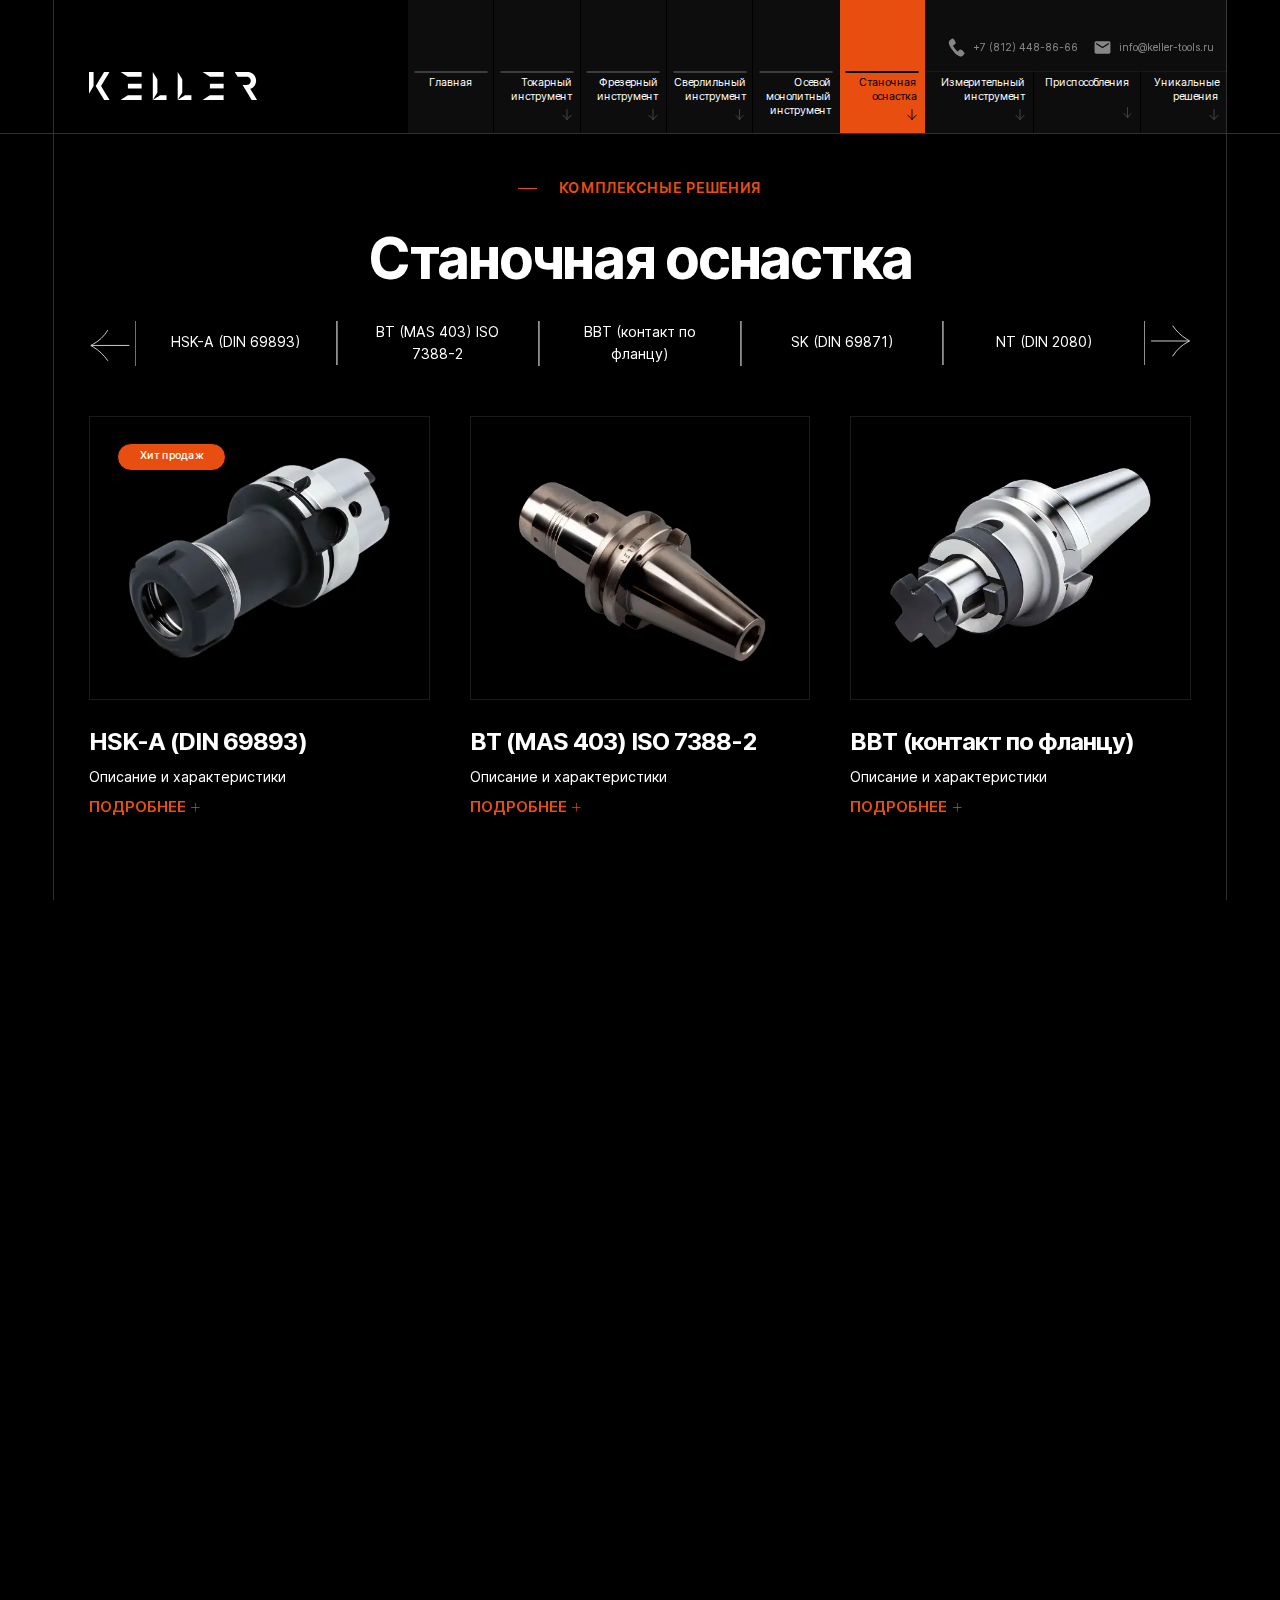
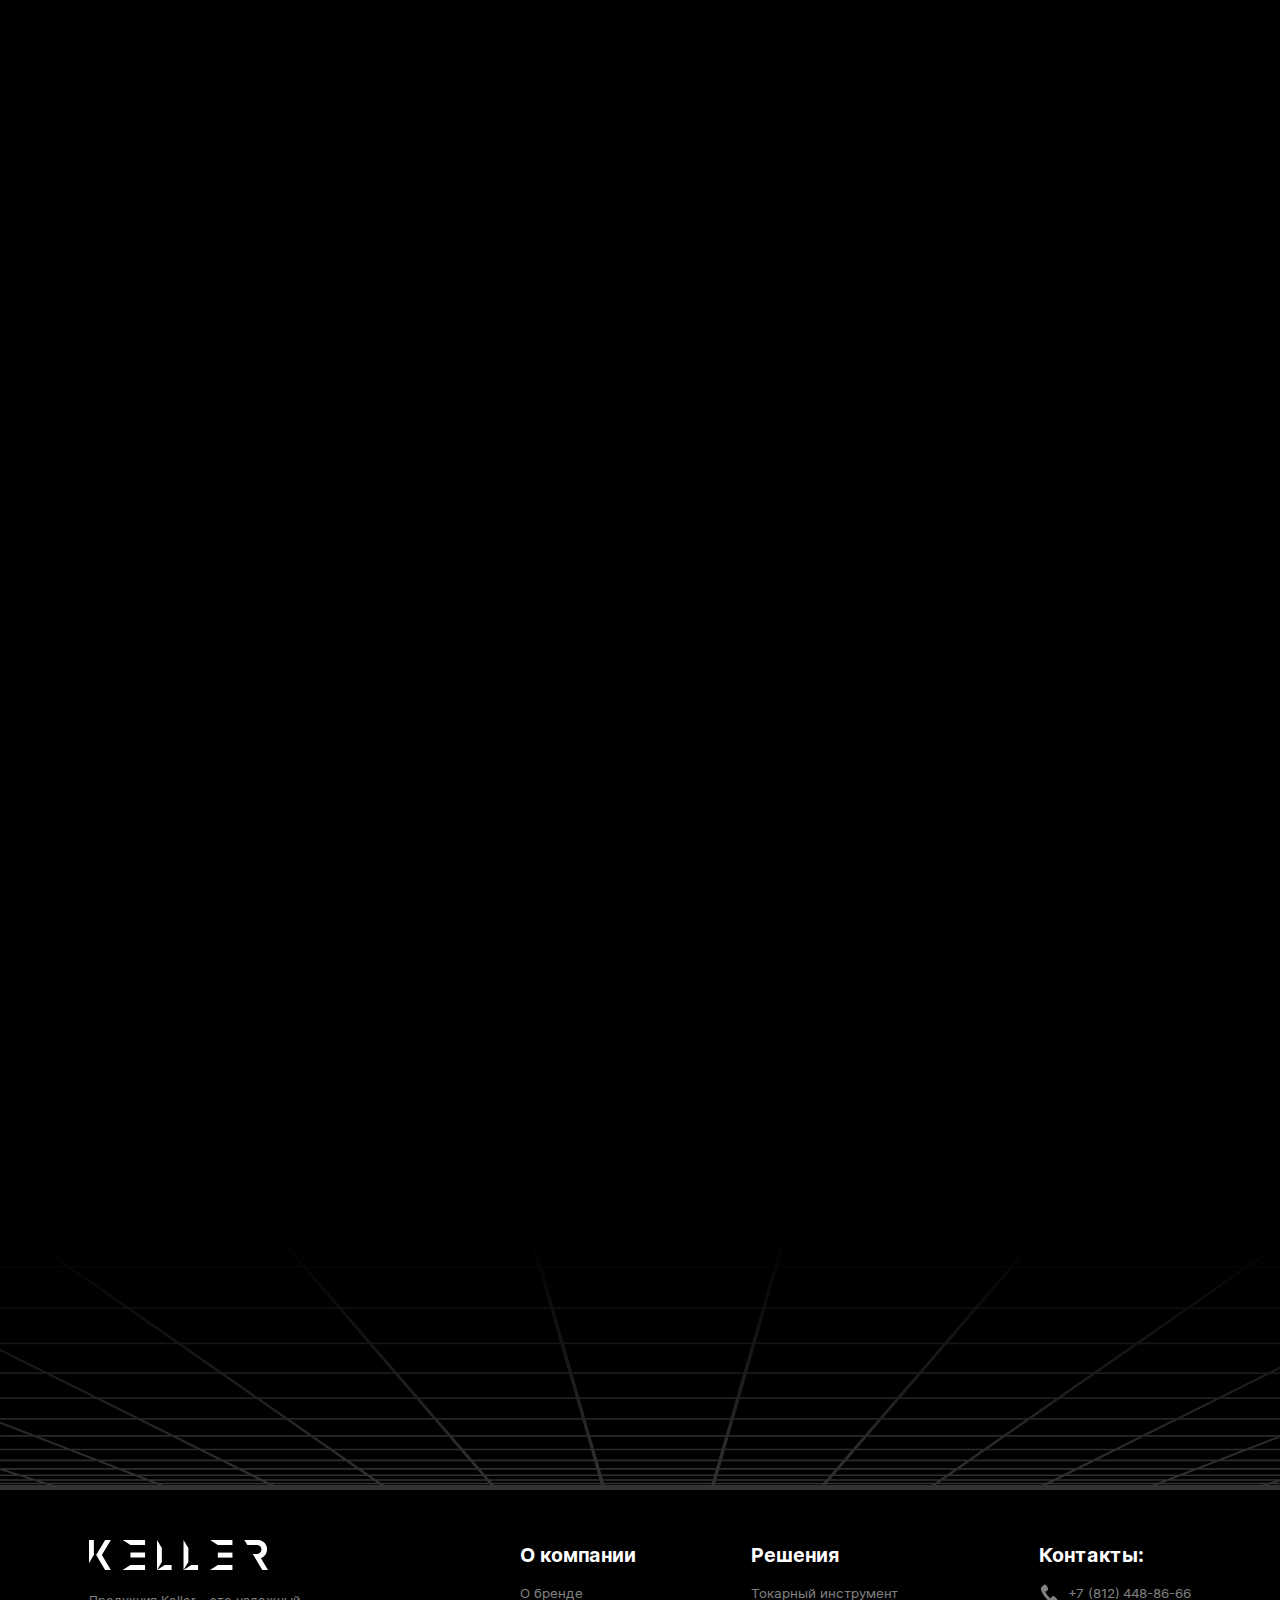
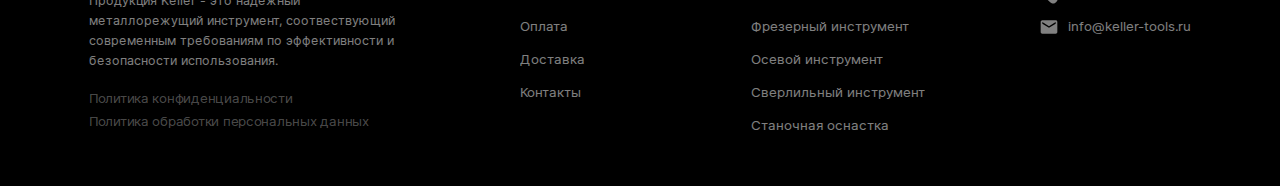
<file: catalog5.html>
<!DOCTYPE html>
<html lang="ru">

<head>
    <meta charset="UTF-8">
    <meta name="viewport" content="width=device-width, initial-scale=1.0">
    <meta name="description" content="">
    <meta name="keywords" content="">
    <link rel="stylesheet" href="css/libs.min.css">
    <link rel="stylesheet" href="css/style.min.css">
    <link type="image/x-icon" href="/favicon.ico" rel="shortcut icon">
    <link type="image/x-icon" href="/favicon.ico" rel="icon">
    <title>KELLER - Станочная оснастка</title>
</head>

<body class="m-page">
    <div class="wrapper">
        <header class="header">
            <div class="container">
                <div class="header__inner">
                    <a class='header__logo' href='index.html'>
                        <img src="img/logo.svg" alt="">
                    </a>

                    <div class="mob-menu">
                        <nav class="nav">
                            <a class='nav__link  _not-arrow' href='index.html'>
                                <span>Главная</span>
                            </a>
                            <a class='nav__link ' href='catalog2.html'>
                                <span>Токарный инструмент</span>
                            </a>
                            <a class='nav__link ' href='catalog7.html'>
                                <span>Фрезерный инструмент</span>
                            </a>
                            <a class='nav__link ' href='catalog3.html'>
                                <span>Сверлильный инструмент</span>
                            </a>
                            <a class='nav__link  _not-arrow' href='catalog4.html'>
                                <span>Осевой монолитный инструмент</span>
                            </a>
                            <a class='nav__link _active' href='catalog5.html'>
                                <span>Станочная оснастка</span>
                            </a>
                            <a href="#" class="nav__link  _big _small-height">
                                <span>Измерительный инструмент</span>
                            </a>
                            <a class='nav__link  _big _small-height' href='catalog6.html'>
                                <span>Приспособления</span>
                            </a>
                            <a href="pdf/%D0%A3%D0%BD%D0%B8%D0%BA%D0%B0%D0%BB%D1%8C%D0%BD%D1%8B%D0%B5%20%D1%80%D0%B5%D1%88%D0%B5%D0%BD%D0%B8%D1%8F.pdf" target="_blank" class="nav__link _small-height">
                                <span>Уникальные решения</span>
                            </a>
                        </nav>

                        <div class="header-contacts _flex">
                            <a href="tel:+78124488666 " class="header-contacts__link">
                                <img src="img/phone.svg" alt="">
                                <span>+7 (812) 448-86-66 </span>
                            </a>
                            <a href="mailto:info@keller-tools.ru" class="header-contacts__link">
                                <img src="img/mai.svg" alt="">
                                <span>info@keller-tools.ru</span>
                            </a>
                        </div>
                    </div>

                    <button class="burger">
                        <img src="img/burger.svg" alt="" class="_view1">
                        <img src="img/burger2.svg" alt="" class="_view2">
                    </button>
                </div>
            </div>

        </header>
        <main class="content">

            <div class="catalog catalog2">
                <div class="container">
                    <div class="catalog__top">
                        <div class="m-title animated animated-opacity">
                            <span class="text16">
                                комплексные решения
                            </span>
                        </div>
                    </div>
                    <div class="h1 text-center animated animated-opacity">
                        Станочная оснастка
                    </div>
                    <div class="nav-slider _small slider _loop animated animated-opacity">
                        <div class="slider__wrap">
                            <div class="swiper-container">
                                <div class="swiper-wrapper">
                                    <div class="swiper-slide">
                                        <a href="" class="nav-slider__link">
                                            HSK-A (DIN 69893)
                                        </a>
                                    </div>
                                    <div class="swiper-slide">
                                        <a href="" class="nav-slider__link">
                                            BT (MAS 403)
                                            ISO 7388-2
                                        </a>
                                    </div>
                                    <div class="swiper-slide">
                                        <a href="" class="nav-slider__link">
                                            BBT (контакт
                                            по фланцу)
                                        </a>
                                    </div>
                                    <div class="swiper-slide">
                                        <a href="" class="nav-slider__link">
                                            SK (DIN 69871)
                                        </a>
                                    </div>
                                    <div class="swiper-slide">
                                        <a href="" class="nav-slider__link">
                                            NT (DIN 2080)
                                        </a>
                                    </div>
                                    <div class="swiper-slide">
                                        <a href="" class="nav-slider__link">
                                            Комплектующие
                                        </a>
                                    </div>
                                    <div class="swiper-slide">
                                        <a href="" class="nav-slider__link">
                                            Тиски
                                        </a>
                                    </div>
                                    <div class="swiper-slide">
                                        <a href="" class="nav-slider__link">
                                            Патроны токарные
                                        </a>
                                    </div>
                                    <div class="swiper-slide">
                                        <a href="" class="nav-slider__link">
                                            Блоки токарные
                                        </a>
                                    </div>
                                    <div class="swiper-slide">
                                        <a href="" class="nav-slider__link">
                                            Антивибрационные оправки
                                        </a>
                                    </div>
                                </div>
                            </div>
                        </div>
                        <div class="swiper-nav">
                            <div class="swiper-button swiper-button-prev">
                                <svg width="50" height="41" viewBox="0 0 50 41" fill="none" xmlns="http://www.w3.org/2000/svg">
                                    <path d="M45 23L3 23" stroke="#E5E5E5" stroke-linecap="round" />
                                    <path d="M21 40V40C16.8227 33.9623 11.4453 28.8507 5.20381 24.9845L2 23L3.79977 22.071C10.9057 18.4029 16.8586 12.8409 21 6V6" stroke="#E5E5E5" stroke-linecap="round" />
                                </svg>
                            </div>
                            <div class="swiper-button swiper-button-next">
                                <svg width="50" height="41" viewBox="0 0 50 41" fill="none" xmlns="http://www.w3.org/2000/svg">
                                    <path d="M5 18L47 18" stroke="#E5E5E5" stroke-linecap="round" />
                                    <path d="M29 1V1C33.1773 7.03769 38.5547 12.1493 44.7962 16.0155L48 18L46.2002 18.929C39.0943 22.5971 33.1414 28.1591 29 35V35" stroke="#E5E5E5" stroke-linecap="round" />
                                </svg>
                            </div>
                        </div>

                    </div>
                    <div class="catalog-items catalog-items--grid _type2">
                        <div class="catalog-items__col">
                            <div class="catalog-card animated animated-opacity">

                                <div class="catalog-card__badge">
                                    <span>Хит продаж</span>
                                </div>

                                <a href="pdf/HSK-A%20(DIN%2069893).pdf" class="catalog-card__img">
                                    <img src="img/catalog22.webp" alt="">
                                </a>
                                <div class="h3">
                                    <a href="pdf/HSK-A%20(DIN%2069893).pdf">HSK-A (DIN 69893)</a>
                                </div>
                                <div class="catalog-card__desc text16">
                                    Описание и характеристики
                                </div>
                                <div class="catalog-card__nav">
                                    <a href="pdf/HSK-A%20(DIN%2069893).pdf" class="m-link">
                                        <span>Подробнее</span>
                                        <svg width="12" height="12" viewBox="0 0 12 12" fill="none" xmlns="http://www.w3.org/2000/svg">
                                            <path d="M5.625 6.375V10.5C5.625 10.5995 5.66451 10.6948 5.73484 10.7652C5.80516 10.8355 5.90054 10.875 6 10.875C6.09946 10.875 6.19484 10.8355 6.26517 10.7652C6.33549 10.6948 6.375 10.5995 6.375 10.5V6.375H10.5C10.5995 6.375 10.6948 6.33549 10.7652 6.26516C10.8355 6.19484 10.875 6.09946 10.875 6C10.875 5.90054 10.8355 5.80516 10.7652 5.73483C10.6948 5.66451 10.5995 5.625 10.5 5.625H6.375V1.5C6.375 1.40054 6.33549 1.30516 6.26517 1.23483C6.19484 1.16451 6.09946 1.125 6 1.125C5.90054 1.125 5.80516 1.16451 5.73484 1.23483C5.66451 1.30516 5.625 1.40054 5.625 1.5V5.625H1.5C1.40054 5.625 1.30516 5.66451 1.23483 5.73483C1.16451 5.80516 1.125 5.90054 1.125 6C1.125 6.09946 1.16451 6.19484 1.23483 6.26516C1.30516 6.33549 1.40054 6.375 1.5 6.375H5.625Z" fill="#E84E0F" />
                                        </svg>
                                    </a>
                                </div>
                            </div>

                            <div class="catalog-card animated animated-opacity">

                                <a href="pdf/SK%20(DIN%2069871).pdf" class="catalog-card__img">
                                    <img src="img/catalog23.webp" alt="">
                                </a>
                                <div class="h3">
                                    <a href="pdf/SK%20(DIN%2069871).pdf">SK (DIN 69871)</a>
                                </div>
                                <div class="catalog-card__desc text16">
                                    Описание и характеристики
                                </div>
                                <div class="catalog-card__nav">
                                    <a href="pdf/SK%20(DIN%2069871).pdf" class="m-link">
                                        <span>Подробнее</span>
                                        <svg width="12" height="12" viewBox="0 0 12 12" fill="none" xmlns="http://www.w3.org/2000/svg">
                                            <path d="M5.625 6.375V10.5C5.625 10.5995 5.66451 10.6948 5.73484 10.7652C5.80516 10.8355 5.90054 10.875 6 10.875C6.09946 10.875 6.19484 10.8355 6.26517 10.7652C6.33549 10.6948 6.375 10.5995 6.375 10.5V6.375H10.5C10.5995 6.375 10.6948 6.33549 10.7652 6.26516C10.8355 6.19484 10.875 6.09946 10.875 6C10.875 5.90054 10.8355 5.80516 10.7652 5.73483C10.6948 5.66451 10.5995 5.625 10.5 5.625H6.375V1.5C6.375 1.40054 6.33549 1.30516 6.26517 1.23483C6.19484 1.16451 6.09946 1.125 6 1.125C5.90054 1.125 5.80516 1.16451 5.73484 1.23483C5.66451 1.30516 5.625 1.40054 5.625 1.5V5.625H1.5C1.40054 5.625 1.30516 5.66451 1.23483 5.73483C1.16451 5.80516 1.125 5.90054 1.125 6C1.125 6.09946 1.16451 6.19484 1.23483 6.26516C1.30516 6.33549 1.40054 6.375 1.5 6.375H5.625Z" fill="#E84E0F" />
                                        </svg>
                                    </a>
                                </div>
                            </div>

                            <div class="catalog-card animated animated-opacity">

                                <a href="pdf/%D0%A1%D1%82%D0%B0%D0%BD%D0%BE%D1%87%D0%BD%D0%B0%D1%8F%20%D0%BE%D1%81%D0%BD%D0%B0%D1%81%D1%82%D0%BA%D0%B0.pdf" class="catalog-card__img">
                                    <img src="img/catalog47.webp" alt="">
                                </a>
                                <div class="h3">
                                    <a href="pdf/%D0%A1%D1%82%D0%B0%D0%BD%D0%BE%D1%87%D0%BD%D0%B0%D1%8F%20%D0%BE%D1%81%D0%BD%D0%B0%D1%81%D1%82%D0%BA%D0%B0.pdf">Тиски</a>
                                </div>
                                <div class="catalog-card__desc text16">
                                    Описание и характеристики
                                </div>
                                <div class="catalog-card__nav">
                                    <a href="pdf/%D0%A1%D1%82%D0%B0%D0%BD%D0%BE%D1%87%D0%BD%D0%B0%D1%8F%20%D0%BE%D1%81%D0%BD%D0%B0%D1%81%D1%82%D0%BA%D0%B0.pdf" class="m-link">
                                        <span>Подробнее</span>
                                        <svg width="12" height="12" viewBox="0 0 12 12" fill="none" xmlns="http://www.w3.org/2000/svg">
                                            <path d="M5.625 6.375V10.5C5.625 10.5995 5.66451 10.6948 5.73484 10.7652C5.80516 10.8355 5.90054 10.875 6 10.875C6.09946 10.875 6.19484 10.8355 6.26517 10.7652C6.33549 10.6948 6.375 10.5995 6.375 10.5V6.375H10.5C10.5995 6.375 10.6948 6.33549 10.7652 6.26516C10.8355 6.19484 10.875 6.09946 10.875 6C10.875 5.90054 10.8355 5.80516 10.7652 5.73483C10.6948 5.66451 10.5995 5.625 10.5 5.625H6.375V1.5C6.375 1.40054 6.33549 1.30516 6.26517 1.23483C6.19484 1.16451 6.09946 1.125 6 1.125C5.90054 1.125 5.80516 1.16451 5.73484 1.23483C5.66451 1.30516 5.625 1.40054 5.625 1.5V5.625H1.5C1.40054 5.625 1.30516 5.66451 1.23483 5.73483C1.16451 5.80516 1.125 5.90054 1.125 6C1.125 6.09946 1.16451 6.19484 1.23483 6.26516C1.30516 6.33549 1.40054 6.375 1.5 6.375H5.625Z" fill="#E84E0F" />
                                        </svg>
                                    </a>
                                </div>
                            </div>

                            <div class="catalog-card animated animated-opacity">

                                <a href="pdf/%D0%A1%D1%82%D0%B0%D0%BD%D0%BE%D1%87%D0%BD%D0%B0%D1%8F%20%D0%BE%D1%81%D0%BD%D0%B0%D1%81%D1%82%D0%BA%D0%B0.pdf" class="catalog-card__img">
                                    <img src="img/catalog48.webp" alt="">
                                </a>
                                <div class="h3">
                                    <a href="pdf/%D0%A1%D1%82%D0%B0%D0%BD%D0%BE%D1%87%D0%BD%D0%B0%D1%8F%20%D0%BE%D1%81%D0%BD%D0%B0%D1%81%D1%82%D0%BA%D0%B0.pdf">Антивибрационные оправки</a>
                                </div>
                                <div class="catalog-card__desc text16">
                                    Описание и характеристики
                                </div>
                                <div class="catalog-card__nav">
                                    <a href="pdf/%D0%A1%D1%82%D0%B0%D0%BD%D0%BE%D1%87%D0%BD%D0%B0%D1%8F%20%D0%BE%D1%81%D0%BD%D0%B0%D1%81%D1%82%D0%BA%D0%B0.pdf" class="m-link">
                                        <span>Подробнее</span>
                                        <svg width="12" height="12" viewBox="0 0 12 12" fill="none" xmlns="http://www.w3.org/2000/svg">
                                            <path d="M5.625 6.375V10.5C5.625 10.5995 5.66451 10.6948 5.73484 10.7652C5.80516 10.8355 5.90054 10.875 6 10.875C6.09946 10.875 6.19484 10.8355 6.26517 10.7652C6.33549 10.6948 6.375 10.5995 6.375 10.5V6.375H10.5C10.5995 6.375 10.6948 6.33549 10.7652 6.26516C10.8355 6.19484 10.875 6.09946 10.875 6C10.875 5.90054 10.8355 5.80516 10.7652 5.73483C10.6948 5.66451 10.5995 5.625 10.5 5.625H6.375V1.5C6.375 1.40054 6.33549 1.30516 6.26517 1.23483C6.19484 1.16451 6.09946 1.125 6 1.125C5.90054 1.125 5.80516 1.16451 5.73484 1.23483C5.66451 1.30516 5.625 1.40054 5.625 1.5V5.625H1.5C1.40054 5.625 1.30516 5.66451 1.23483 5.73483C1.16451 5.80516 1.125 5.90054 1.125 6C1.125 6.09946 1.16451 6.19484 1.23483 6.26516C1.30516 6.33549 1.40054 6.375 1.5 6.375H5.625Z" fill="#E84E0F" />
                                        </svg>
                                    </a>
                                </div>
                            </div>
                        </div>
                        <div class="catalog-items__col">
                            <div class="catalog-card animated animated-opacity">

                                <a href="pdf/BT%20(MAS%20403)%20ISO%207388-2.pdf" class="catalog-card__img">
                                    <img src="img/catalog26.webp" alt="">
                                </a>
                                <div class="h3">
                                    <a href="pdf/BT%20(MAS%20403)%20ISO%207388-2.pdf">BT (MAS 403) ISO 7388-2</a>
                                </div>
                                <div class="catalog-card__desc text16">
                                    Описание и характеристики
                                </div>
                                <div class="catalog-card__nav">
                                    <a href="pdf/BT%20(MAS%20403)%20ISO%207388-2.pdf" class="m-link">
                                        <span>Подробнее</span>
                                        <svg width="12" height="12" viewBox="0 0 12 12" fill="none" xmlns="http://www.w3.org/2000/svg">
                                            <path d="M5.625 6.375V10.5C5.625 10.5995 5.66451 10.6948 5.73484 10.7652C5.80516 10.8355 5.90054 10.875 6 10.875C6.09946 10.875 6.19484 10.8355 6.26517 10.7652C6.33549 10.6948 6.375 10.5995 6.375 10.5V6.375H10.5C10.5995 6.375 10.6948 6.33549 10.7652 6.26516C10.8355 6.19484 10.875 6.09946 10.875 6C10.875 5.90054 10.8355 5.80516 10.7652 5.73483C10.6948 5.66451 10.5995 5.625 10.5 5.625H6.375V1.5C6.375 1.40054 6.33549 1.30516 6.26517 1.23483C6.19484 1.16451 6.09946 1.125 6 1.125C5.90054 1.125 5.80516 1.16451 5.73484 1.23483C5.66451 1.30516 5.625 1.40054 5.625 1.5V5.625H1.5C1.40054 5.625 1.30516 5.66451 1.23483 5.73483C1.16451 5.80516 1.125 5.90054 1.125 6C1.125 6.09946 1.16451 6.19484 1.23483 6.26516C1.30516 6.33549 1.40054 6.375 1.5 6.375H5.625Z" fill="#E84E0F" />
                                        </svg>
                                    </a>
                                </div>
                            </div>

                            <div class="catalog-card animated animated-opacity">

                                <a href="pdf/NT%20(DIN%202080).pdf" class="catalog-card__img">
                                    <img src="img/catalog27.webp" alt="">
                                </a>
                                <div class="h3">
                                    <a href="pdf/NT%20(DIN%202080).pdf">NT (DIN 2080)</a>
                                </div>
                                <div class="catalog-card__desc text16">
                                    Описание и характеристики
                                </div>
                                <div class="catalog-card__nav">
                                    <a href="pdf/NT%20(DIN%202080).pdf" class="m-link">
                                        <span>Подробнее</span>
                                        <svg width="12" height="12" viewBox="0 0 12 12" fill="none" xmlns="http://www.w3.org/2000/svg">
                                            <path d="M5.625 6.375V10.5C5.625 10.5995 5.66451 10.6948 5.73484 10.7652C5.80516 10.8355 5.90054 10.875 6 10.875C6.09946 10.875 6.19484 10.8355 6.26517 10.7652C6.33549 10.6948 6.375 10.5995 6.375 10.5V6.375H10.5C10.5995 6.375 10.6948 6.33549 10.7652 6.26516C10.8355 6.19484 10.875 6.09946 10.875 6C10.875 5.90054 10.8355 5.80516 10.7652 5.73483C10.6948 5.66451 10.5995 5.625 10.5 5.625H6.375V1.5C6.375 1.40054 6.33549 1.30516 6.26517 1.23483C6.19484 1.16451 6.09946 1.125 6 1.125C5.90054 1.125 5.80516 1.16451 5.73484 1.23483C5.66451 1.30516 5.625 1.40054 5.625 1.5V5.625H1.5C1.40054 5.625 1.30516 5.66451 1.23483 5.73483C1.16451 5.80516 1.125 5.90054 1.125 6C1.125 6.09946 1.16451 6.19484 1.23483 6.26516C1.30516 6.33549 1.40054 6.375 1.5 6.375H5.625Z" fill="#E84E0F" />
                                        </svg>
                                    </a>
                                </div>
                            </div>

                            <div class="catalog-card animated animated-opacity">

                                <a href="pdf/%D0%A1%D1%82%D0%B0%D0%BD%D0%BE%D1%87%D0%BD%D0%B0%D1%8F%20%D0%BE%D1%81%D0%BD%D0%B0%D1%81%D1%82%D0%BA%D0%B0.pdf" class="catalog-card__img">
                                    <img src="img/catalog49.webp" alt="">
                                </a>
                                <div class="h3">
                                    <a href="pdf/%D0%A1%D1%82%D0%B0%D0%BD%D0%BE%D1%87%D0%BD%D0%B0%D1%8F%20%D0%BE%D1%81%D0%BD%D0%B0%D1%81%D1%82%D0%BA%D0%B0.pdf">Патроны токарные</a>
                                </div>
                                <div class="catalog-card__desc text16">
                                    Описание и характеристики
                                </div>
                                <div class="catalog-card__nav">
                                    <a href="pdf/%D0%A1%D1%82%D0%B0%D0%BD%D0%BE%D1%87%D0%BD%D0%B0%D1%8F%20%D0%BE%D1%81%D0%BD%D0%B0%D1%81%D1%82%D0%BA%D0%B0.pdf" class="m-link">
                                        <span>Подробнее</span>
                                        <svg width="12" height="12" viewBox="0 0 12 12" fill="none" xmlns="http://www.w3.org/2000/svg">
                                            <path d="M5.625 6.375V10.5C5.625 10.5995 5.66451 10.6948 5.73484 10.7652C5.80516 10.8355 5.90054 10.875 6 10.875C6.09946 10.875 6.19484 10.8355 6.26517 10.7652C6.33549 10.6948 6.375 10.5995 6.375 10.5V6.375H10.5C10.5995 6.375 10.6948 6.33549 10.7652 6.26516C10.8355 6.19484 10.875 6.09946 10.875 6C10.875 5.90054 10.8355 5.80516 10.7652 5.73483C10.6948 5.66451 10.5995 5.625 10.5 5.625H6.375V1.5C6.375 1.40054 6.33549 1.30516 6.26517 1.23483C6.19484 1.16451 6.09946 1.125 6 1.125C5.90054 1.125 5.80516 1.16451 5.73484 1.23483C5.66451 1.30516 5.625 1.40054 5.625 1.5V5.625H1.5C1.40054 5.625 1.30516 5.66451 1.23483 5.73483C1.16451 5.80516 1.125 5.90054 1.125 6C1.125 6.09946 1.16451 6.19484 1.23483 6.26516C1.30516 6.33549 1.40054 6.375 1.5 6.375H5.625Z" fill="#E84E0F" />
                                        </svg>
                                    </a>
                                </div>
                            </div>
                        </div>
                        <div class="catalog-items__col">
                            <div class="catalog-card animated animated-opacity">

                                <a href="pdf/BBT%20(%D0%BA%D0%BE%D0%BD%D1%82%D0%B0%D0%BA%D1%82%20%D0%BF%D0%BE%20%D1%84%D0%BB%D0%B0%D0%BD%D1%86%D1%83)%20.pdf" class="catalog-card__img">
                                    <img src="img/catalog30.webp" alt="">
                                </a>
                                <div class="h3">
                                    <a href="pdf/BBT%20(%D0%BA%D0%BE%D0%BD%D1%82%D0%B0%D0%BA%D1%82%20%D0%BF%D0%BE%20%D1%84%D0%BB%D0%B0%D0%BD%D1%86%D1%83)%20.pdf">BBT (контакт по фланцу)</a>
                                </div>
                                <div class="catalog-card__desc text16">
                                    Описание и характеристики
                                </div>
                                <div class="catalog-card__nav">
                                    <a href="pdf/BBT%20(%D0%BA%D0%BE%D0%BD%D1%82%D0%B0%D0%BA%D1%82%20%D0%BF%D0%BE%20%D1%84%D0%BB%D0%B0%D0%BD%D1%86%D1%83)%20.pdf" class="m-link">
                                        <span>Подробнее</span>
                                        <svg width="12" height="12" viewBox="0 0 12 12" fill="none" xmlns="http://www.w3.org/2000/svg">
                                            <path d="M5.625 6.375V10.5C5.625 10.5995 5.66451 10.6948 5.73484 10.7652C5.80516 10.8355 5.90054 10.875 6 10.875C6.09946 10.875 6.19484 10.8355 6.26517 10.7652C6.33549 10.6948 6.375 10.5995 6.375 10.5V6.375H10.5C10.5995 6.375 10.6948 6.33549 10.7652 6.26516C10.8355 6.19484 10.875 6.09946 10.875 6C10.875 5.90054 10.8355 5.80516 10.7652 5.73483C10.6948 5.66451 10.5995 5.625 10.5 5.625H6.375V1.5C6.375 1.40054 6.33549 1.30516 6.26517 1.23483C6.19484 1.16451 6.09946 1.125 6 1.125C5.90054 1.125 5.80516 1.16451 5.73484 1.23483C5.66451 1.30516 5.625 1.40054 5.625 1.5V5.625H1.5C1.40054 5.625 1.30516 5.66451 1.23483 5.73483C1.16451 5.80516 1.125 5.90054 1.125 6C1.125 6.09946 1.16451 6.19484 1.23483 6.26516C1.30516 6.33549 1.40054 6.375 1.5 6.375H5.625Z" fill="#E84E0F" />
                                        </svg>
                                    </a>
                                </div>
                            </div>

                            <div class="catalog-card animated animated-opacity">

                                <div class="catalog-card__badge">
                                    <span>Хит продаж</span>
                                </div>

                                <a href="pdf/%D0%9A%D0%BE%D0%BC%D0%BF%D0%BB%D0%B5%D0%BA%D1%82%D1%83%D1%8E%D1%89%D0%B8%D0%B5.pdf" class="catalog-card__img">
                                    <img src="img/catalog50.webp" alt="">
                                </a>
                                <div class="h3">
                                    <a href="pdf/%D0%9A%D0%BE%D0%BC%D0%BF%D0%BB%D0%B5%D0%BA%D1%82%D1%83%D1%8E%D1%89%D0%B8%D0%B5.pdf">Комплектующие</a>
                                </div>
                                <div class="catalog-card__desc text16">
                                    Описание и характеристики
                                </div>
                                <div class="catalog-card__nav">
                                    <a href="pdf/%D0%9A%D0%BE%D0%BC%D0%BF%D0%BB%D0%B5%D0%BA%D1%82%D1%83%D1%8E%D1%89%D0%B8%D0%B5.pdf" class="m-link">
                                        <span>Подробнее</span>
                                        <svg width="12" height="12" viewBox="0 0 12 12" fill="none" xmlns="http://www.w3.org/2000/svg">
                                            <path d="M5.625 6.375V10.5C5.625 10.5995 5.66451 10.6948 5.73484 10.7652C5.80516 10.8355 5.90054 10.875 6 10.875C6.09946 10.875 6.19484 10.8355 6.26517 10.7652C6.33549 10.6948 6.375 10.5995 6.375 10.5V6.375H10.5C10.5995 6.375 10.6948 6.33549 10.7652 6.26516C10.8355 6.19484 10.875 6.09946 10.875 6C10.875 5.90054 10.8355 5.80516 10.7652 5.73483C10.6948 5.66451 10.5995 5.625 10.5 5.625H6.375V1.5C6.375 1.40054 6.33549 1.30516 6.26517 1.23483C6.19484 1.16451 6.09946 1.125 6 1.125C5.90054 1.125 5.80516 1.16451 5.73484 1.23483C5.66451 1.30516 5.625 1.40054 5.625 1.5V5.625H1.5C1.40054 5.625 1.30516 5.66451 1.23483 5.73483C1.16451 5.80516 1.125 5.90054 1.125 6C1.125 6.09946 1.16451 6.19484 1.23483 6.26516C1.30516 6.33549 1.40054 6.375 1.5 6.375H5.625Z" fill="#E84E0F" />
                                        </svg>
                                    </a>
                                </div>
                            </div>

                            <div class="catalog-card animated animated-opacity">

                                <a href="pdf/%D0%A1%D1%82%D0%B0%D0%BD%D0%BE%D1%87%D0%BD%D0%B0%D1%8F%20%D0%BE%D1%81%D0%BD%D0%B0%D1%81%D1%82%D0%BA%D0%B0.pdf" class="catalog-card__img">
                                    <img src="img/catalog51.webp" alt="">
                                </a>
                                <div class="h3">
                                    <a href="pdf/%D0%A1%D1%82%D0%B0%D0%BD%D0%BE%D1%87%D0%BD%D0%B0%D1%8F%20%D0%BE%D1%81%D0%BD%D0%B0%D1%81%D1%82%D0%BA%D0%B0.pdf">Блоки токарные</a>
                                </div>
                                <div class="catalog-card__desc text16">
                                    Описание и характеристики
                                </div>
                                <div class="catalog-card__nav">
                                    <a href="pdf/%D0%A1%D1%82%D0%B0%D0%BD%D0%BE%D1%87%D0%BD%D0%B0%D1%8F%20%D0%BE%D1%81%D0%BD%D0%B0%D1%81%D1%82%D0%BA%D0%B0.pdf" class="m-link">
                                        <span>Подробнее</span>
                                        <svg width="12" height="12" viewBox="0 0 12 12" fill="none" xmlns="http://www.w3.org/2000/svg">
                                            <path d="M5.625 6.375V10.5C5.625 10.5995 5.66451 10.6948 5.73484 10.7652C5.80516 10.8355 5.90054 10.875 6 10.875C6.09946 10.875 6.19484 10.8355 6.26517 10.7652C6.33549 10.6948 6.375 10.5995 6.375 10.5V6.375H10.5C10.5995 6.375 10.6948 6.33549 10.7652 6.26516C10.8355 6.19484 10.875 6.09946 10.875 6C10.875 5.90054 10.8355 5.80516 10.7652 5.73483C10.6948 5.66451 10.5995 5.625 10.5 5.625H6.375V1.5C6.375 1.40054 6.33549 1.30516 6.26517 1.23483C6.19484 1.16451 6.09946 1.125 6 1.125C5.90054 1.125 5.80516 1.16451 5.73484 1.23483C5.66451 1.30516 5.625 1.40054 5.625 1.5V5.625H1.5C1.40054 5.625 1.30516 5.66451 1.23483 5.73483C1.16451 5.80516 1.125 5.90054 1.125 6C1.125 6.09946 1.16451 6.19484 1.23483 6.26516C1.30516 6.33549 1.40054 6.375 1.5 6.375H5.625Z" fill="#E84E0F" />
                                        </svg>
                                    </a>
                                </div>
                            </div>
                        </div>
                    </div>
                </div>
            </div>

            <div class="help">
                <div class="container">
                    <div class="help__top animated animated-opacity">
                        <div class="h1">
                            Остались вопросы или не нашли
                            нужный товар?
                        </div>
                        <div class="text16">
                            Обратитесь за помощью в местную торговую компанию Keller! Мы поможем:
                        </div>
                    </div>
                    <div class="help__nav animated animated-opacity">
                        <a href="tel:+78124488666" class="main__btn m-btn m-btn-red">
                            <span>Сделать заказ</span>
                            <img src="img/plus.svg" alt="">
                        </a>
                        <a href="pdf/%D0%A1%D1%82%D0%B0%D0%BD%D0%BE%D1%87%D0%BD%D0%B0%D1%8F%20%D0%BE%D1%81%D0%BD%D0%B0%D1%81%D1%82%D0%BA%D0%B0.pdf" class="main__btn main__btn--big-img m-btn m-btn-red-outline">
                            <span>Скачать каталог</span>
                            <img src="img/download.svg" alt="">
                        </a>
                        <a href="mailto:info@keller-tools.ru" class="main__btn m-btn m-btn-red-outline">
                            <span>Связаться с нами</span>
                            <svg width="17" height="18" viewBox="0 0 17 18" fill="none" xmlns="http://www.w3.org/2000/svg">
                                <path d="M5.18109 12.182L12.9593 4.40383" stroke="#E5E5E5" stroke-linecap="round" />
                                <path d="M6.8266 4.17249V4.17249C8.73402 4.52527 10.6937 4.48088 12.5832 4.04209L13.5441 3.81893L13.3861 4.31832C12.7484 6.33328 12.6808 8.4854 13.1906 10.5364V10.5364" stroke="#E5E5E5" stroke-linecap="round" />
                            </svg>
                        </a>
                    </div>
                </div>

            </div>

        </main>
        <footer class="footer">
            <div class="container">
                <div class="footer__inner">
                    <div class="footer__col1">
                        <a class='footer__logo' href='index.html'>
                            <img src="img/logo.svg" alt="">
                        </a>
                        <div class="footer__info">
                            <div class="footer__reliable text14">
                                Продукция Keller - это надежный металлорежущий инструмент, соотвествующий современным требованиям по эффективности и безопасности использования.
                            </div>
                            <div class="footer__links">
                                <a href="#" class="footer__link">Политика конфиденциальности</a>
                                <a href="#" class="footer__link">Политика обработки персональных данных</a>
                            </div>
                        </div>
                    </div>
                    <div class="footer__col2">
                        <div class="footer__title">
                            О компании
                        </div>
                        <div class="footer-nav">
                            <a href="#" class="footer-nav__link">О бренде</a>
                            <a href="#" class="footer-nav__link">Оплата</a>
                            <a href="#" class="footer-nav__link">Доставка</a>
                            <a href="#" class="footer-nav__link">Контакты</a>
                        </div>
                    </div>
                    <div class="footer__col3">
                        <div class="footer__title">
                            Решения
                        </div>
                        <div class="footer-nav">
                            <a class='footer-nav__link' href='catalog2.html'>Токарный инструмент</a>
                            <a class='footer-nav__link' href='catalog7.html'>Фрезерный инструмент</a>
                            <a class='footer-nav__link' href='catalog4.html'>Осевой инструмент</a>
                            <a class='footer-nav__link' href='catalog3.html'>Сверлильный инструмент</a>
                            <a class='footer-nav__link' href='catalog5.html'>Станочная оснастка</a>
                        </div>
                    </div>
                    <div class="footer__col4">
                        <div class="footer__title">
                            Контакты:
                        </div>
                        <div class="footer-nav">
                            <a href="tel:+78124488666 " class="footer-nav__link">
                                <img src="img/phone.svg" alt="">
                                <span>+7 (812) 448-86-66 </span>
                            </a>
                            <a href="mailto:info@keller-tools.ru" class="footer-nav__link">
                                <img src="img/mai.svg" alt="">
                                <span>info@keller-tools.ru</span>
                            </a>
                        </div>
                    </div>
                </div>
            </div>

        </footer>
    </div>

    <script src="js/libs.min.js"></script>
    <script src="js/main.min.js"></script>

</body>

</html>
</file>
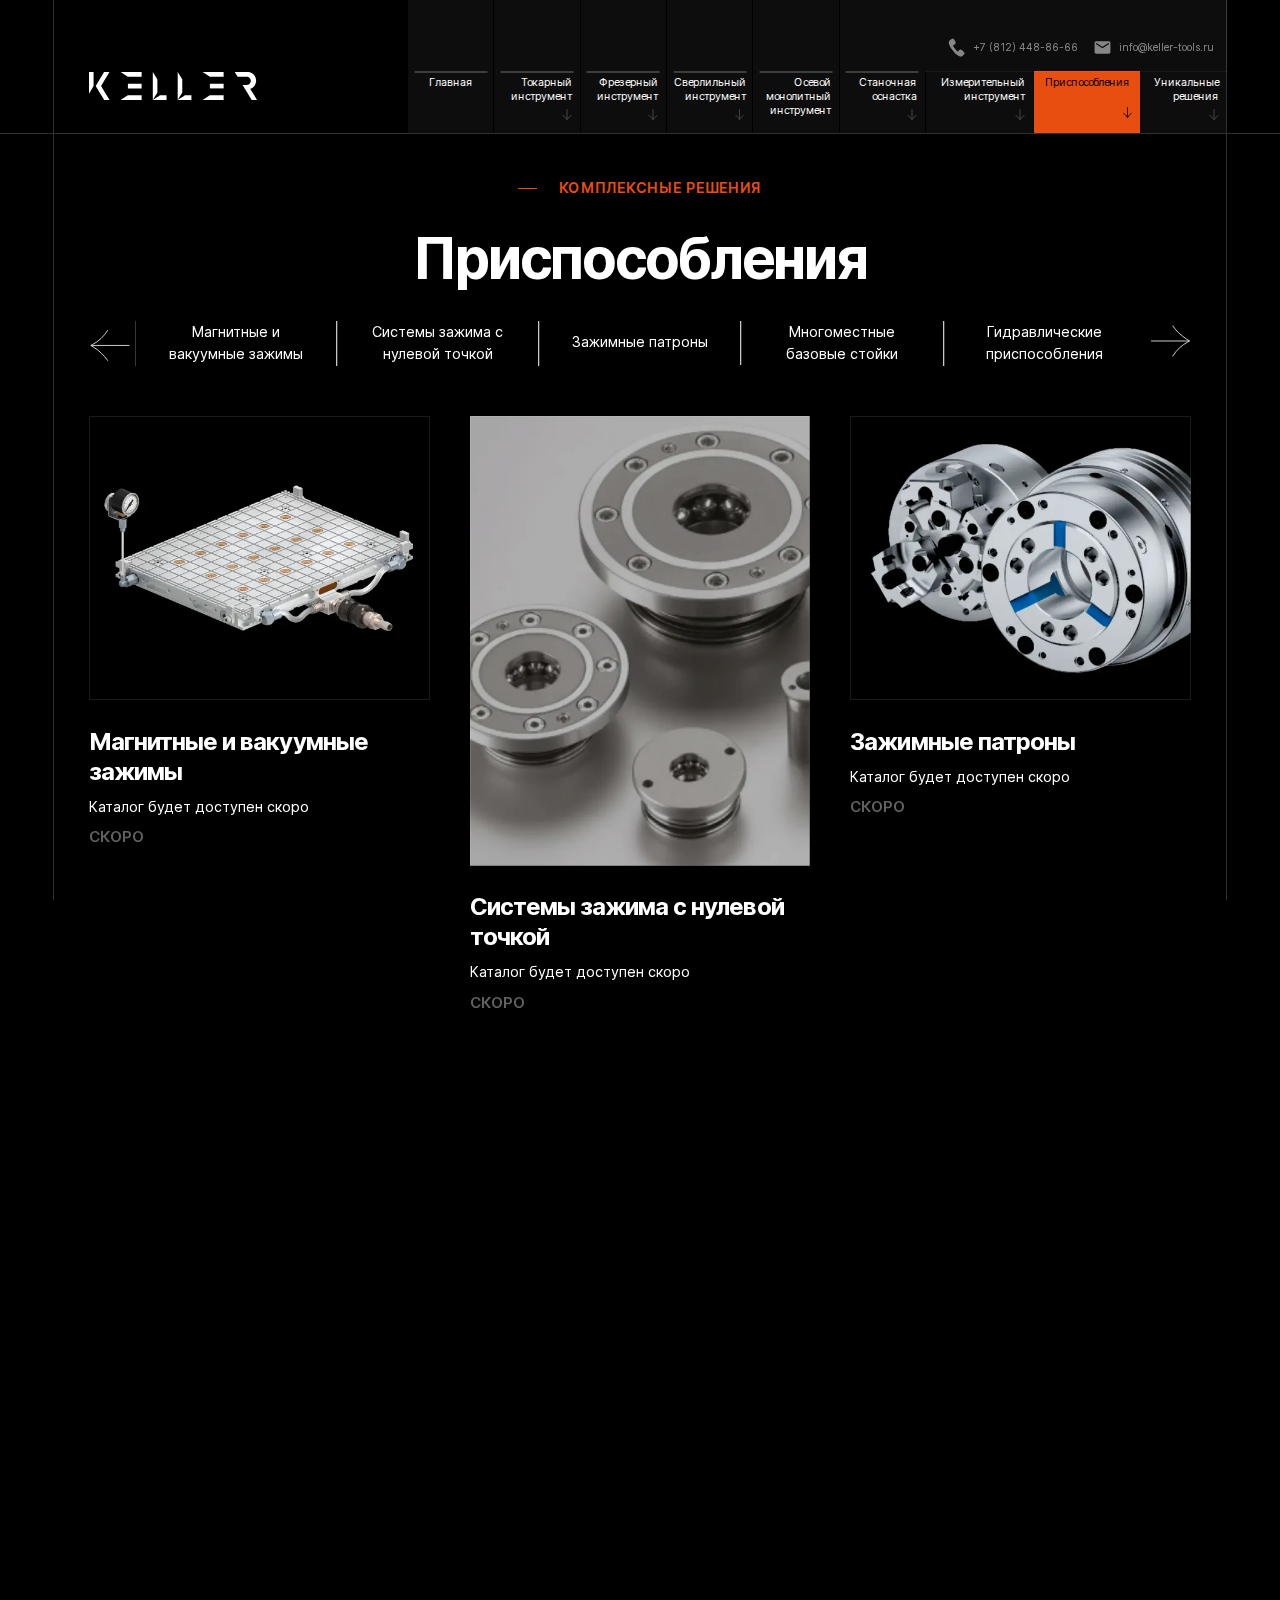
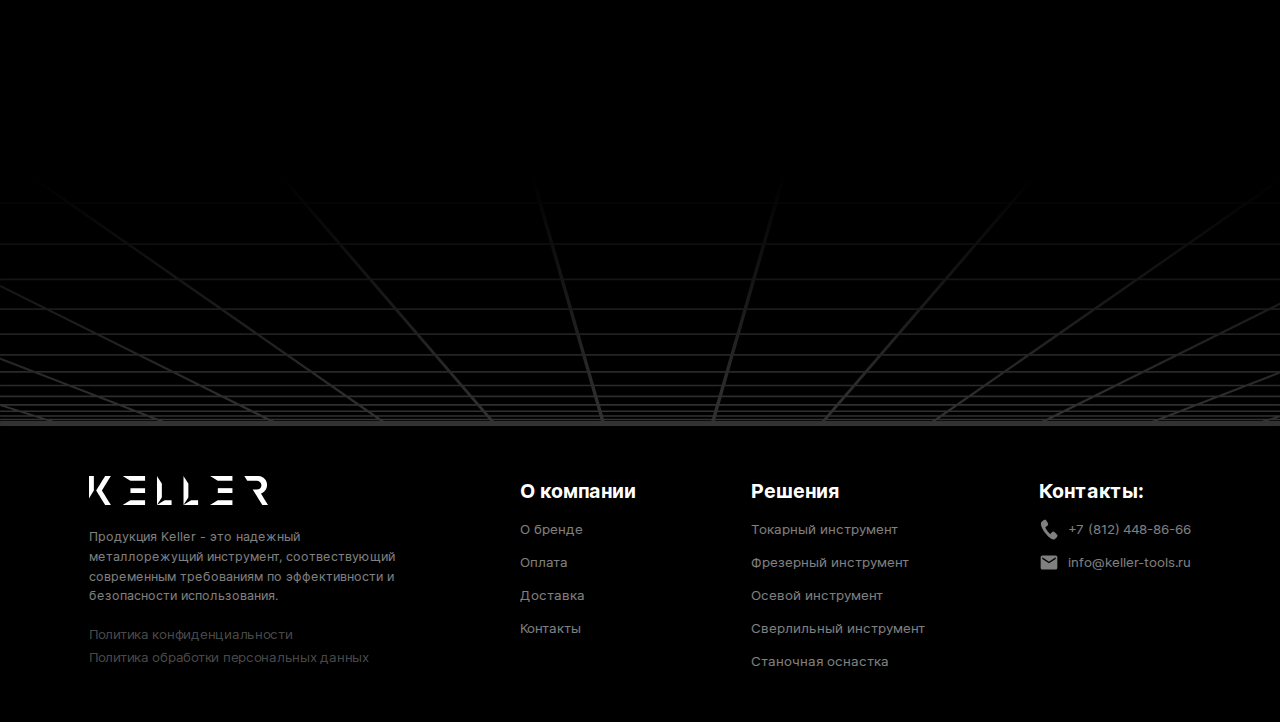
<file: catalog6.html>
<!DOCTYPE html>
<html lang="ru">

<head>
    <meta charset="UTF-8">
    <meta name="viewport" content="width=device-width, initial-scale=1.0">
    <meta name="description" content="">
    <meta name="keywords" content="">
    <link rel="stylesheet" href="css/libs.min.css">
    <link rel="stylesheet" href="css/style.min.css">
    <link type="image/x-icon" href="/favicon.ico" rel="shortcut icon">
    <link type="image/x-icon" href="/favicon.ico" rel="icon">
    <title>KELLER - Приспособления</title>
</head>

<body class="m-page">
    <div class="wrapper">
        <header class="header">
            <div class="container">
                <div class="header__inner">
                    <a class='header__logo' href='index.html'>
                        <img src="img/logo.svg" alt="">
                    </a>

                    <div class="mob-menu">
                        <nav class="nav">
                            <a class='nav__link  _not-arrow' href='index.html'>
                                <span>Главная</span>
                            </a>
                            <a class='nav__link ' href='catalog2.html'>
                                <span>Токарный инструмент</span>
                            </a>
                            <a class='nav__link ' href='catalog7.html'>
                                <span>Фрезерный инструмент</span>
                            </a>
                            <a class='nav__link ' href='catalog3.html'>
                                <span>Сверлильный инструмент</span>
                            </a>
                            <a class='nav__link  _not-arrow' href='catalog4.html'>
                                <span>Осевой монолитный инструмент</span>
                            </a>
                            <a class='nav__link ' href='catalog5.html'>
                                <span>Станочная оснастка</span>
                            </a>
                            <a href="#" class="nav__link  _big _small-height">
                                <span>Измерительный инструмент</span>
                            </a>
                            <a class='nav__link _active _big _small-height' href='catalog6.html'>
                                <span>Приспособления</span>
                            </a>
                            <a href="pdf/%D0%A3%D0%BD%D0%B8%D0%BA%D0%B0%D0%BB%D1%8C%D0%BD%D1%8B%D0%B5%20%D1%80%D0%B5%D1%88%D0%B5%D0%BD%D0%B8%D1%8F.pdf" target="_blank" class="nav__link _small-height">
                                <span>Уникальные решения</span>
                            </a>
                        </nav>

                        <div class="header-contacts _flex">
                            <a href="tel:+78124488666 " class="header-contacts__link">
                                <img src="img/phone.svg" alt="">
                                <span>+7 (812) 448-86-66 </span>
                            </a>
                            <a href="mailto:info@keller-tools.ru" class="header-contacts__link">
                                <img src="img/mai.svg" alt="">
                                <span>info@keller-tools.ru</span>
                            </a>
                        </div>
                    </div>

                    <button class="burger">
                        <img src="img/burger.svg" alt="" class="_view1">
                        <img src="img/burger2.svg" alt="" class="_view2">
                    </button>
                </div>
            </div>

        </header>
        <main class="content">

            <div class="catalog catalog2">
                <div class="container">
                    <div class="catalog__top animated animated-opacity">
                        <div class="m-title">
                            <span class="text16">
                                комплексные решения
                            </span>
                        </div>
                    </div>
                    <div class="h1 text-center animated animated-opacity">
                        Приспособления
                    </div>
                    <div class="nav-slider _small slider _loop animated animated-opacity">
                        <div class="slider__wrap">
                            <div class="swiper-container">
                                <div class="swiper-wrapper">
                                    <div class="swiper-slide">
                                        <a href="" class="nav-slider__link">
                                            Магнитные и
                                            вакуумные зажимы
                                        </a>
                                    </div>
                                    <div class="swiper-slide">
                                        <a href="" class="nav-slider__link">
                                            Системы зажима
                                            с нулевой точкой
                                        </a>
                                    </div>
                                    <div class="swiper-slide">
                                        <a href="" class="nav-slider__link">
                                            Зажимные
                                            патроны
                                        </a>
                                    </div>
                                    <div class="swiper-slide">
                                        <a href="" class="nav-slider__link">
                                            Многоместные
                                            базовые стойки
                                        </a>
                                    </div>
                                    <div class="swiper-slide">
                                        <a href="" class="nav-slider__link">
                                            Гидравлические
                                            приспособления
                                        </a>
                                    </div>
                                </div>
                            </div>
                        </div>
                        <div class="swiper-nav">
                            <div class="swiper-button swiper-button-prev">
                                <svg width="50" height="41" viewBox="0 0 50 41" fill="none" xmlns="http://www.w3.org/2000/svg">
                                    <path d="M45 23L3 23" stroke="#E5E5E5" stroke-linecap="round" />
                                    <path d="M21 40V40C16.8227 33.9623 11.4453 28.8507 5.20381 24.9845L2 23L3.79977 22.071C10.9057 18.4029 16.8586 12.8409 21 6V6" stroke="#E5E5E5" stroke-linecap="round" />
                                </svg>
                            </div>
                            <div class="swiper-button swiper-button-next">
                                <svg width="50" height="41" viewBox="0 0 50 41" fill="none" xmlns="http://www.w3.org/2000/svg">
                                    <path d="M5 18L47 18" stroke="#E5E5E5" stroke-linecap="round" />
                                    <path d="M29 1V1C33.1773 7.03769 38.5547 12.1493 44.7962 16.0155L48 18L46.2002 18.929C39.0943 22.5971 33.1414 28.1591 29 35V35" stroke="#E5E5E5" stroke-linecap="round" />
                                </svg>
                            </div>
                        </div>

                    </div>
                    <div class="catalog-items _type2">
                        <div class="catalog-card animated animated-opacity">

                            <div class="catalog-card__img">
                                <img src="img/catalog52.webp" alt="">
                            </div>
                            <div class="h3">
                                Магнитные и вакуумные зажимы
                            </div>
                            <div class="catalog-card__desc text16">
                                Каталог будет доступен скоро
                            </div>
                            <div class="catalog-card__nav">
                                <div class="catalog-card__hint">
                                    скоро
                                </div>
                            </div>
                        </div>

                        <div class="catalog-card animated animated-opacity">

                            <div class="catalog-card__img">
                                <img src="img/catalog53.webp" alt="">
                            </div>
                            <div class="h3">
                                Многоместные базовые стойки
                            </div>
                            <div class="catalog-card__desc text16">
                                Каталог будет доступен скоро
                            </div>
                            <div class="catalog-card__nav">
                                <div class="catalog-card__hint">
                                    скоро
                                </div>
                            </div>
                        </div>

                        <div class="catalog-card animated animated-opacity">

                            <div class="catalog-card__img">
                                <img src="img/catalog35.webp" alt="">
                            </div>
                            <div class="h3">
                                Системы зажима с нулевой точкой
                            </div>
                            <div class="catalog-card__desc text16">
                                Каталог будет доступен скоро
                            </div>
                            <div class="catalog-card__nav">
                                <div class="catalog-card__hint">
                                    скоро
                                </div>
                            </div>
                        </div>

                        <div class="catalog-card animated animated-opacity">

                            <div class="catalog-card__img">
                                <img src="img/catalog36.webp" alt="">
                            </div>
                            <div class="h3">
                                Гидравлические приспособления
                            </div>
                            <div class="catalog-card__desc text16">
                                Каталог будет доступен скоро
                            </div>
                            <div class="catalog-card__nav">
                                <div class="catalog-card__hint">
                                    скоро
                                </div>
                            </div>
                        </div>

                        <div class="catalog-card animated animated-opacity">

                            <div class="catalog-card__img">
                                <img src="img/catalog37.webp" alt="">
                            </div>
                            <div class="h3">
                                Зажимные патроны
                            </div>
                            <div class="catalog-card__desc text16">
                                Каталог будет доступен скоро
                            </div>
                            <div class="catalog-card__nav">
                                <div class="catalog-card__hint">
                                    скоро
                                </div>
                            </div>
                        </div>

                    </div>
                </div>
            </div>

            <div class="help">
                <div class="container">
                    <div class="help__top animated animated-opacity">
                        <div class="h1">
                            Остались вопросы или не нашли
                            нужный товар?
                        </div>
                        <div class="text16">
                            Обратитесь за помощью в местную торговую компанию Keller! Мы поможем:
                        </div>
                    </div>
                    <div class="help__nav animated animated-opacity">
                        <a href="tel:+78124488666" class="main__btn m-btn m-btn-red">
                            <span>Сделать заказ</span>
                            <img src="img/plus.svg" alt="">
                        </a>
                        <a href="#" class="main__btn main__btn--big-img m-btn m-btn-red-outline">
                            <span>Каталог скоро</span>
                            <img src="img/download.svg" alt="">
                        </a>
                        <a href="mailto:info@keller-tools.ru" class="main__btn m-btn m-btn-red-outline">
                            <span>Связаться с нами</span>
                            <svg width="17" height="18" viewBox="0 0 17 18" fill="none" xmlns="http://www.w3.org/2000/svg">
                                <path d="M5.18109 12.182L12.9593 4.40383" stroke="#E5E5E5" stroke-linecap="round" />
                                <path d="M6.8266 4.17249V4.17249C8.73402 4.52527 10.6937 4.48088 12.5832 4.04209L13.5441 3.81893L13.3861 4.31832C12.7484 6.33328 12.6808 8.4854 13.1906 10.5364V10.5364" stroke="#E5E5E5" stroke-linecap="round" />
                            </svg>
                        </a>
                    </div>
                </div>

            </div>

        </main>
        <footer class="footer">
            <div class="container">
                <div class="footer__inner">
                    <div class="footer__col1">
                        <a class='footer__logo' href='index.html'>
                            <img src="img/logo.svg" alt="">
                        </a>
                        <div class="footer__info">
                            <div class="footer__reliable text14">
                                Продукция Keller - это надежный металлорежущий инструмент, соотвествующий современным требованиям по эффективности и безопасности использования.
                            </div>
                            <div class="footer__links">
                                <a href="#" class="footer__link">Политика конфиденциальности</a>
                                <a href="#" class="footer__link">Политика обработки персональных данных</a>
                            </div>
                        </div>
                    </div>
                    <div class="footer__col2">
                        <div class="footer__title">
                            О компании
                        </div>
                        <div class="footer-nav">
                            <a href="#" class="footer-nav__link">О бренде</a>
                            <a href="#" class="footer-nav__link">Оплата</a>
                            <a href="#" class="footer-nav__link">Доставка</a>
                            <a href="#" class="footer-nav__link">Контакты</a>
                        </div>
                    </div>
                    <div class="footer__col3">
                        <div class="footer__title">
                            Решения
                        </div>
                        <div class="footer-nav">
                            <a class='footer-nav__link' href='catalog2.html'>Токарный инструмент</a>
                            <a class='footer-nav__link' href='catalog7.html'>Фрезерный инструмент</a>
                            <a class='footer-nav__link' href='catalog4.html'>Осевой инструмент</a>
                            <a class='footer-nav__link' href='catalog3.html'>Сверлильный инструмент</a>
                            <a class='footer-nav__link' href='catalog5.html'>Станочная оснастка</a>
                        </div>
                    </div>
                    <div class="footer__col4">
                        <div class="footer__title">
                            Контакты:
                        </div>
                        <div class="footer-nav">
                            <a href="tel:+78124488666 " class="footer-nav__link">
                                <img src="img/phone.svg" alt="">
                                <span>+7 (812) 448-86-66 </span>
                            </a>
                            <a href="mailto:info@keller-tools.ru" class="footer-nav__link">
                                <img src="img/mai.svg" alt="">
                                <span>info@keller-tools.ru</span>
                            </a>
                        </div>
                    </div>
                </div>
            </div>

        </footer>
    </div>

    <script src="js/libs.min.js"></script>
    <script src="js/main.min.js"></script>

</body>

</html>
</file>
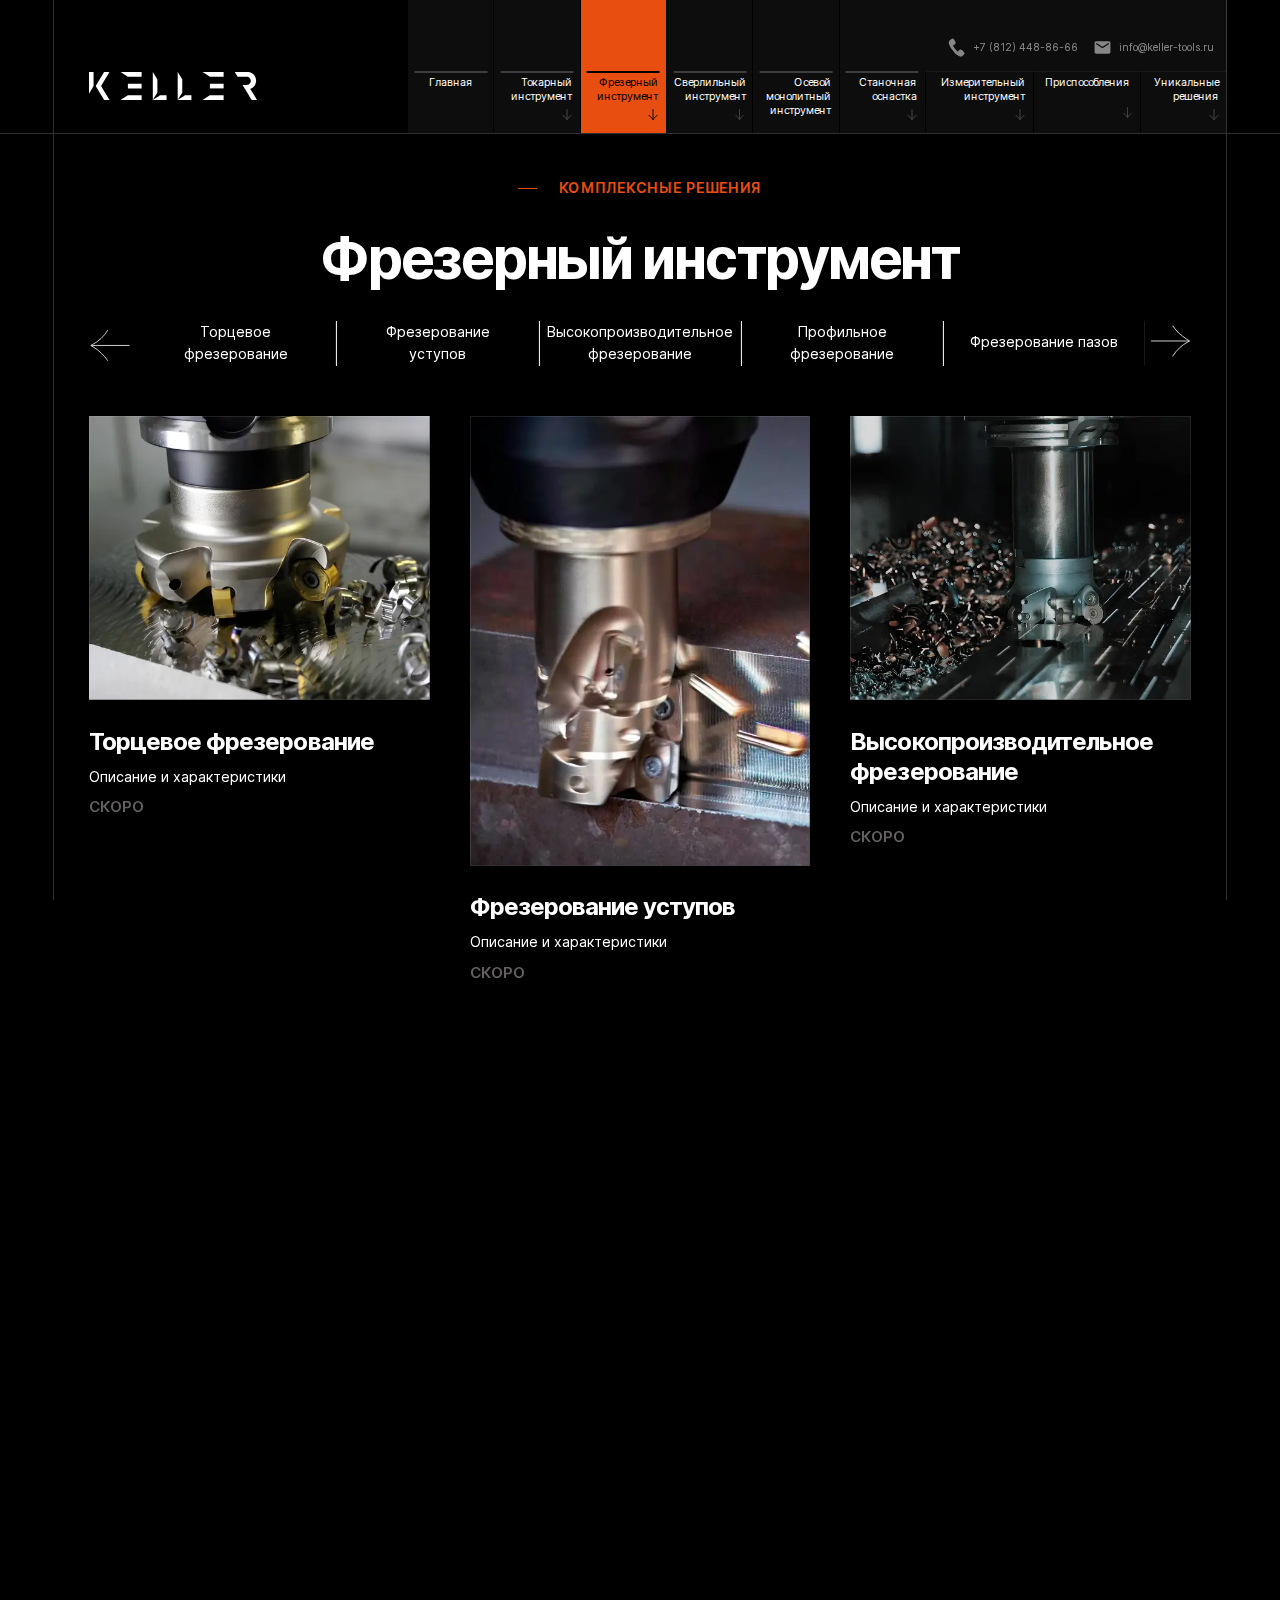
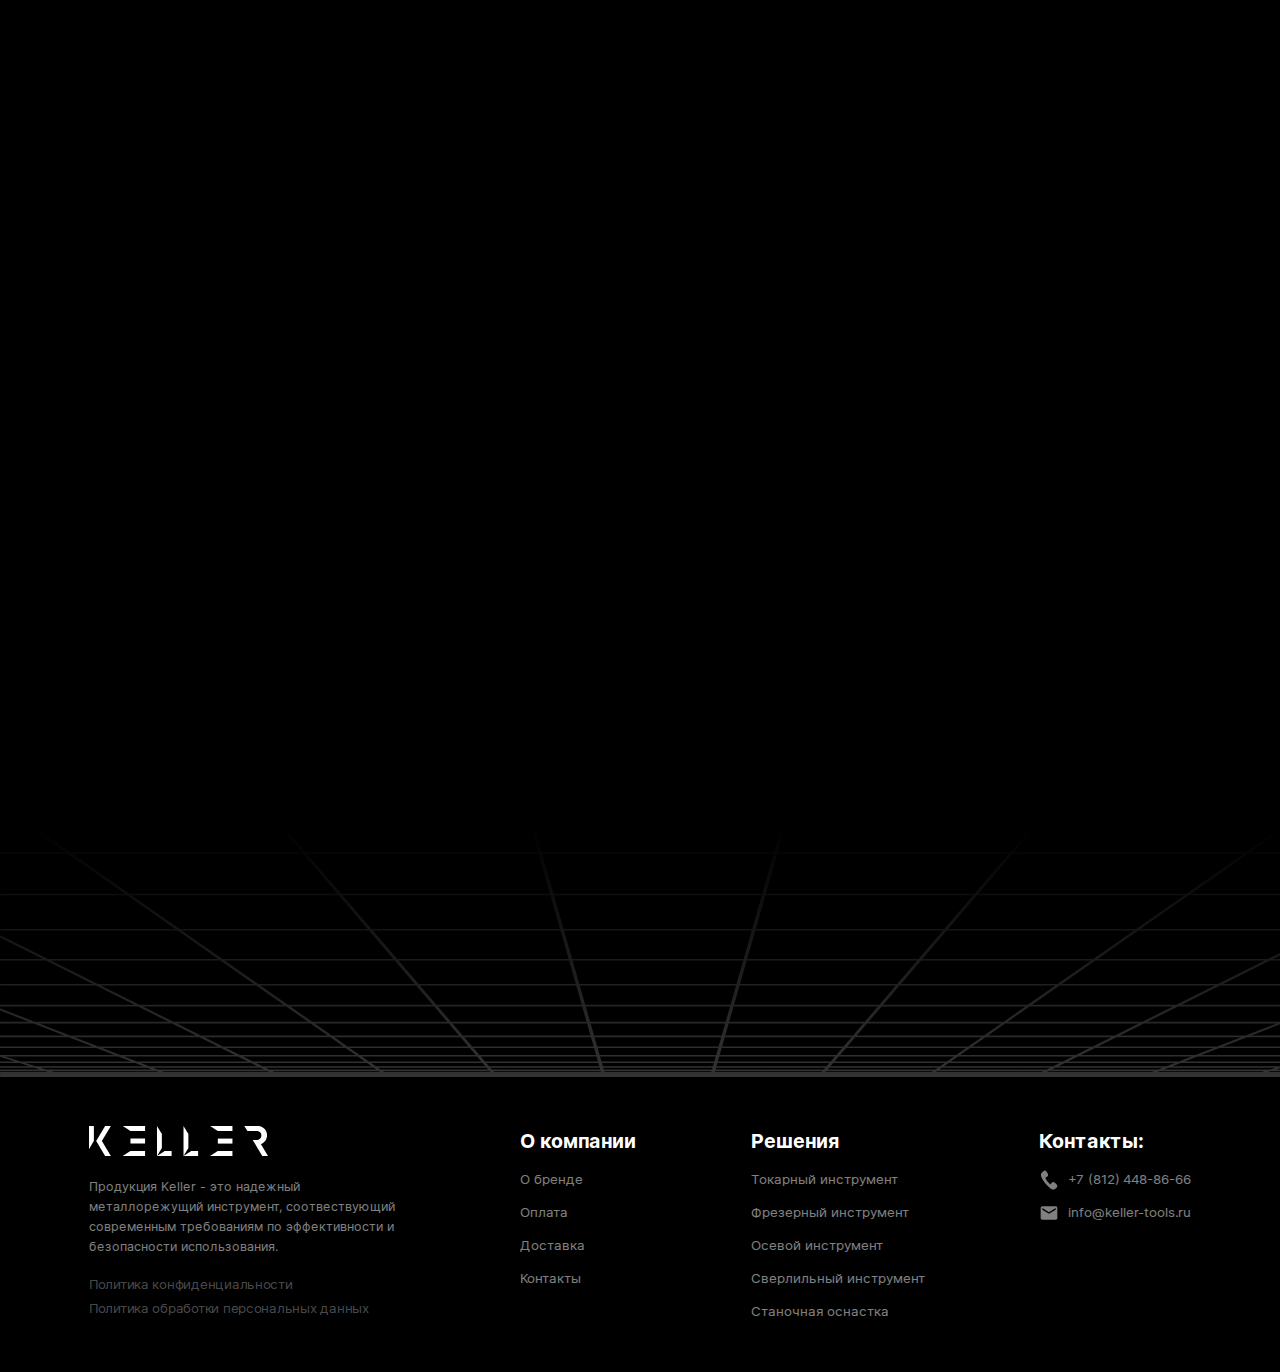
<file: catalog7.html>
<!DOCTYPE html>
<html lang="ru">

<head>
    <meta charset="UTF-8">
    <meta name="viewport" content="width=device-width, initial-scale=1.0">
    <meta name="description" content="">
    <meta name="keywords" content="">
    <link rel="stylesheet" href="css/libs.min.css">
    <link rel="stylesheet" href="css/style.min.css">
    <link type="image/x-icon" href="/favicon.ico" rel="shortcut icon">
    <link type="image/x-icon" href="/favicon.ico" rel="icon">
    <title>KELLER - Фрезерный инструмент</title>
</head>

<body class="m-page">
    <div class="wrapper">
        <header class="header">
            <div class="container">
                <div class="header__inner">
                    <a class='header__logo' href='index.html'>
                        <img src="img/logo.svg" alt="">
                    </a>

                    <div class="mob-menu">
                        <nav class="nav">
                            <a class='nav__link  _not-arrow' href='index.html'>
                                <span>Главная</span>
                            </a>
                            <a class='nav__link ' href='catalog2.html'>
                                <span>Токарный инструмент</span>
                            </a>
                            <a class='nav__link _active' href='catalog7.html'>
                                <span>Фрезерный инструмент</span>
                            </a>
                            <a class='nav__link ' href='catalog3.html'>
                                <span>Сверлильный инструмент</span>
                            </a>
                            <a class='nav__link  _not-arrow' href='catalog4.html'>
                                <span>Осевой монолитный инструмент</span>
                            </a>
                            <a class='nav__link ' href='catalog5.html'>
                                <span>Станочная оснастка</span>
                            </a>
                            <a href="#" class="nav__link  _big _small-height">
                                <span>Измерительный инструмент</span>
                            </a>
                            <a class='nav__link  _big _small-height' href='catalog6.html'>
                                <span>Приспособления</span>
                            </a>
                            <a href="pdf/%D0%A3%D0%BD%D0%B8%D0%BA%D0%B0%D0%BB%D1%8C%D0%BD%D1%8B%D0%B5%20%D1%80%D0%B5%D1%88%D0%B5%D0%BD%D0%B8%D1%8F.pdf" target="_blank" class="nav__link _small-height">
                                <span>Уникальные решения</span>
                            </a>
                        </nav>

                        <div class="header-contacts _flex">
                            <a href="tel:+78124488666 " class="header-contacts__link">
                                <img src="img/phone.svg" alt="">
                                <span>+7 (812) 448-86-66 </span>
                            </a>
                            <a href="mailto:info@keller-tools.ru" class="header-contacts__link">
                                <img src="img/mai.svg" alt="">
                                <span>info@keller-tools.ru</span>
                            </a>
                        </div>
                    </div>

                    <button class="burger">
                        <img src="img/burger.svg" alt="" class="_view1">
                        <img src="img/burger2.svg" alt="" class="_view2">
                    </button>
                </div>
            </div>

        </header>
        <main class="content">

            <div class="catalog catalog2">
                <div class="container">
                    <div class="catalog__top">
                        <div class="m-title animated animated-opacity">
                            <span class="text16">
                                Комплексные решения
                            </span>
                        </div>
                    </div>
                    <div class="h1 text-center animated animated-opacity">
                        Фрезерный инструмент
                    </div>
                    <div class="nav-slider _small slider _loop animated animated-opacity">
                        <div class="slider__wrap">
                            <div class="swiper-container">
                                <div class="swiper-wrapper">
                                    <div class="swiper-slide">
                                        <a href="" class="nav-slider__link">
                                            Торцевое
                                            фрезерование
                                        </a>
                                    </div>
                                    <div class="swiper-slide">
                                        <a href="" class="nav-slider__link">
                                            Фрезерование
                                            уступов
                                        </a>
                                    </div>
                                    <div class="swiper-slide">
                                        <a href="" class="nav-slider__link">
                                            Высокопроизводительное
                                            фрезерование
                                        </a>
                                    </div>
                                    <div class="swiper-slide">
                                        <a href="" class="nav-slider__link">
                                            Профильное
                                            фрезерование
                                        </a>
                                    </div>
                                    <div class="swiper-slide">
                                        <a href="" class="nav-slider__link">
                                            Фрезерование
                                            пазов
                                        </a>
                                    </div>
                                    <div class="swiper-slide">
                                        <a href="" class="nav-slider__link">
                                            Фрезерование
                                            фасок
                                        </a>
                                    </div>
                                    <div class="swiper-slide">
                                        <a href="" class="nav-slider__link">
                                            Резьбофрезерование
                                        </a>
                                    </div>
                                </div>
                            </div>
                        </div>
                        <div class="swiper-nav">
                            <div class="swiper-button swiper-button-prev">
                                <svg width="50" height="41" viewBox="0 0 50 41" fill="none" xmlns="http://www.w3.org/2000/svg">
                                    <path d="M45 23L3 23" stroke="#E5E5E5" stroke-linecap="round" />
                                    <path d="M21 40V40C16.8227 33.9623 11.4453 28.8507 5.20381 24.9845L2 23L3.79977 22.071C10.9057 18.4029 16.8586 12.8409 21 6V6" stroke="#E5E5E5" stroke-linecap="round" />
                                </svg>
                            </div>
                            <div class="swiper-button swiper-button-next">
                                <svg width="50" height="41" viewBox="0 0 50 41" fill="none" xmlns="http://www.w3.org/2000/svg">
                                    <path d="M5 18L47 18" stroke="#E5E5E5" stroke-linecap="round" />
                                    <path d="M29 1V1C33.1773 7.03769 38.5547 12.1493 44.7962 16.0155L48 18L46.2002 18.929C39.0943 22.5971 33.1414 28.1591 29 35V35" stroke="#E5E5E5" stroke-linecap="round" />
                                </svg>
                            </div>
                        </div>

                    </div>
                    <div class="catalog-items catalog-items--grid _type2">
                        <div class="catalog-items__col">
                            <div class="catalog-card animated animated-opacity">

                                <div class="catalog-card__img">
                                    <img src="img/catalog54.webp" alt="">
                                </div>
                                <div class="h3">
                                    Торцевое фрезерование
                                </div>
                                <div class="catalog-card__desc text16">
                                    Описание и характеристики
                                </div>
                                <div class="catalog-card__nav">
                                    <div class="catalog-card__hint">
                                        скоро
                                    </div>
                                </div>
                            </div>
                            <div class="catalog-card animated animated-opacity">

                                <div class="catalog-card__img">
                                    <img src="img/catalog55.webp" alt="">
                                </div>
                                <div class="h3">
                                    Профильное фрезерование
                                </div>
                                <div class="catalog-card__desc text16">
                                    Описание и характеристики
                                </div>
                                <div class="catalog-card__nav">
                                    <div class="catalog-card__hint">
                                        скоро
                                    </div>
                                </div>
                            </div>
                            <div class="catalog-card animated animated-opacity">

                                <div class="catalog-card__img">
                                    <img src="img/catalog_lc.webp" alt="">
                                </div>
                                <div class="h3">
                                    Резьбофрезерование со сменными пластинами
                                </div>
                                <div class="catalog-card__desc text16">
                                    Описание и характеристики
                                </div>
                                <div class="catalog-card__nav">
                                    <div class="catalog-card__hint">
                                        скоро
                                    </div>
                                </div>
                            </div>
                        </div>
                        <div class="catalog-items__col">
                            <div class="catalog-card animated animated-opacity">

                                <div class="catalog-card__img">
                                    <img src="img/catalog56.webp" alt="">
                                </div>
                                <div class="h3">
                                    Фрезерование уступов
                                </div>
                                <div class="catalog-card__desc text16">
                                    Описание и характеристики
                                </div>
                                <div class="catalog-card__nav">
                                    <div class="catalog-card__hint">
                                        скоро
                                    </div>
                                </div>
                            </div>

                            <div class="catalog-card animated animated-opacity">

                                <div class="catalog-card__img">
                                    <img src="img/catalog57.webp" alt="">
                                </div>
                                <div class="h3">
                                    Фрезерование пазов
                                </div>
                                <div class="catalog-card__desc text16">
                                    Описание и характеристики
                                </div>
                                <div class="catalog-card__nav">
                                    <div class="catalog-card__hint">
                                        скоро
                                    </div>
                                </div>
                            </div>
                        </div>
                        <div class="catalog-items__col">
                            <div class="catalog-card animated animated-opacity">

                                <div class="catalog-card__img">
                                    <img src="img/catalog58.webp" alt="">
                                </div>
                                <div class="h3">
                                    Высокопроизводительное фрезерование
                                </div>
                                <div class="catalog-card__desc text16">
                                    Описание и характеристики
                                </div>
                                <div class="catalog-card__nav">
                                    <div class="catalog-card__hint">
                                        скоро
                                    </div>
                                </div>
                            </div>

                            <div class="catalog-card animated animated-opacity">

                                <div class="catalog-card__img">
                                    <img src="img/catalog_lc5.webp" alt="">
                                </div>
                                <div class="h3">
                                    Фрезерование фасок
                                </div>
                                <div class="catalog-card__desc text16">
                                    Описание и характеристики
                                </div>
                                <div class="catalog-card__nav">
                                    <div class="catalog-card__hint">
                                        скоро
                                    </div>
                                </div>
                            </div>
                        </div>
                    </div>
                </div>
            </div>

            <div class="help">
                <div class="container">
                    <div class="help__top animated animated-opacity">
                        <div class="h1">
                            Остались вопросы или не нашли
                            нужный товар?
                        </div>
                        <div class="text16">
                            Обратитесь за помощью в местную торговую компанию Keller! Мы поможем:
                        </div>
                    </div>
                    <div class="help__nav animated animated-opacity">
                        <a href="tel:+78124488666" class="main__btn m-btn m-btn-red">
                            <span>Сделать заказ</span>
                            <img src="img/plus.svg" alt="">
                        </a>
                        <a href="#" class="main__btn main__btn--big-img m-btn m-btn-red-outline">
                            <span>Каталог скоро</span>
                            <img src="img/download.svg" alt="">
                        </a>
                        <a href="mailto:info@keller-tools.ru" class="main__btn m-btn m-btn-red-outline">
                            <span>Связаться с нами</span>
                            <svg width="17" height="18" viewBox="0 0 17 18" fill="none" xmlns="http://www.w3.org/2000/svg">
                                <path d="M5.18109 12.182L12.9593 4.40383" stroke="#E5E5E5" stroke-linecap="round" />
                                <path d="M6.8266 4.17249V4.17249C8.73402 4.52527 10.6937 4.48088 12.5832 4.04209L13.5441 3.81893L13.3861 4.31832C12.7484 6.33328 12.6808 8.4854 13.1906 10.5364V10.5364" stroke="#E5E5E5" stroke-linecap="round" />
                            </svg>
                        </a>
                    </div>
                </div>

            </div>

        </main>
        <footer class="footer">
            <div class="container">
                <div class="footer__inner">
                    <div class="footer__col1">
                        <a class='footer__logo' href='index.html'>
                            <img src="img/logo.svg" alt="">
                        </a>
                        <div class="footer__info">
                            <div class="footer__reliable text14">
                                Продукция Keller - это надежный металлорежущий инструмент, соотвествующий современным требованиям по эффективности и безопасности использования.
                            </div>
                            <div class="footer__links">
                                <a href="#" class="footer__link">Политика конфиденциальности</a>
                                <a href="#" class="footer__link">Политика обработки персональных данных</a>
                            </div>
                        </div>
                    </div>
                    <div class="footer__col2">
                        <div class="footer__title">
                            О компании
                        </div>
                        <div class="footer-nav">
                            <a href="#" class="footer-nav__link">О бренде</a>
                            <a href="#" class="footer-nav__link">Оплата</a>
                            <a href="#" class="footer-nav__link">Доставка</a>
                            <a href="#" class="footer-nav__link">Контакты</a>
                        </div>
                    </div>
                    <div class="footer__col3">
                        <div class="footer__title">
                            Решения
                        </div>
                        <div class="footer-nav">
                            <a class='footer-nav__link' href='catalog2.html'>Токарный инструмент</a>
                            <a class='footer-nav__link' href='catalog7.html'>Фрезерный инструмент</a>
                            <a class='footer-nav__link' href='catalog4.html'>Осевой инструмент</a>
                            <a class='footer-nav__link' href='catalog3.html'>Сверлильный инструмент</a>
                            <a class='footer-nav__link' href='catalog5.html'>Станочная оснастка</a>
                        </div>
                    </div>
                    <div class="footer__col4">
                        <div class="footer__title">
                            Контакты:
                        </div>
                        <div class="footer-nav">
                            <a href="tel:+78124488666 " class="footer-nav__link">
                                <img src="img/phone.svg" alt="">
                                <span>+7 (812) 448-86-66 </span>
                            </a>
                            <a href="mailto:info@keller-tools.ru" class="footer-nav__link">
                                <img src="img/mai.svg" alt="">
                                <span>info@keller-tools.ru</span>
                            </a>
                        </div>
                    </div>
                </div>
            </div>

        </footer>
    </div>

    <script src="js/libs.min.js"></script>
    <script src="js/main.min.js"></script>

</body>

</html>
</file>
<file: css/libs.min.css>
@font-face{font-family:'swiper-icons';src:url("data:application/font-woff;charset=utf-8;base64, [base64]//wADZ2x5ZgAAAywAAADMAAAD2MHtryVoZWFkAAABbAAAADAAAAA2E2+eoWhoZWEAAAGcAAAAHwAAACQC9gDzaG10eAAAAigAAAAZAAAArgJkABFsb2NhAAAC0AAAAFoAAABaFQAUGG1heHAAAAG8AAAAHwAAACAAcABAbmFtZQAAA/gAAAE5AAACXvFdBwlwb3N0AAAFNAAAAGIAAACE5s74hXjaY2BkYGAAYpf5Hu/j+W2+MnAzMYDAzaX6QjD6/4//Bxj5GA8AuRwMYGkAPywL13jaY2BkYGA88P8Agx4j+/8fQDYfA1AEBWgDAIB2BOoAeNpjYGRgYNBh4GdgYgABEMnIABJzYNADCQAACWgAsQB42mNgYfzCOIGBlYGB0YcxjYGBwR1Kf2WQZGhhYGBiYGVmgAFGBiQQkOaawtDAoMBQxXjg/wEGPcYDDA4wNUA2CCgwsAAAO4EL6gAAeNpj2M0gyAACqxgGNWBkZ2D4/wMA+xkDdgAAAHjaY2BgYGaAYBkGRgYQiAHyGMF8FgYHIM3DwMHABGQrMOgyWDLEM1T9/w8UBfEMgLzE////P/5//f/V/xv+r4eaAAeMbAxwIUYmIMHEgKYAYjUcsDAwsLKxc3BycfPw8jEQA/[base64]/uznmfPFBNODM2K7MTQ45YEAZqGP81AmGGcF3iPqOop0r1SPTaTbVkfUe4HXj97wYE+yNwWYxwWu4v1ugWHgo3S1XdZEVqWM7ET0cfnLGxWfkgR42o2PvWrDMBSFj/IHLaF0zKjRgdiVMwScNRAoWUoH78Y2icB/yIY09An6AH2Bdu/UB+yxopYshQiEvnvu0dURgDt8QeC8PDw7Fpji3fEA4z/PEJ6YOB5hKh4dj3EvXhxPqH/SKUY3rJ7srZ4FZnh1PMAtPhwP6fl2PMJMPDgeQ4rY8YT6Gzao0eAEA409DuggmTnFnOcSCiEiLMgxCiTI6Cq5DZUd3Qmp10vO0LaLTd2cjN4fOumlc7lUYbSQcZFkutRG7g6JKZKy0RmdLY680CDnEJ+UMkpFFe1RN7nxdVpXrC4aTtnaurOnYercZg2YVmLN/d/gczfEimrE/fs/bOuq29Zmn8tloORaXgZgGa78yO9/cnXm2BpaGvq25Dv9S4E9+5SIc9PqupJKhYFSSl47+Qcr1mYNAAAAeNptw0cKwkAAAMDZJA8Q7OUJvkLsPfZ6zFVERPy8qHh2YER+3i/BP83vIBLLySsoKimrqKqpa2hp6+jq6RsYGhmbmJqZSy0sraxtbO3sHRydnEMU4uR6yx7JJXveP7WrDycAAAAAAAH//wACeNpjYGRgYOABYhkgZgJCZgZNBkYGLQZtIJsFLMYAAAw3ALgAeNolizEKgDAQBCchRbC2sFER0YD6qVQiBCv/H9ezGI6Z5XBAw8CBK/m5iQQVauVbXLnOrMZv2oLdKFa8Pjuru2hJzGabmOSLzNMzvutpB3N42mNgZGBg4GKQYzBhYMxJLMlj4GBgAYow/P/PAJJhLM6sSoWKfWCAAwDAjgbRAAB42mNgYGBkAIIbCZo5IPrmUn0hGA0AO8EFTQAA");font-weight:400;font-style:normal}:root{--swiper-theme-color: #007aff}.swiper{margin-left:auto;margin-right:auto;position:relative;overflow:hidden;list-style:none;padding:0;z-index:1}.swiper-vertical>.swiper-wrapper{flex-direction:column}.swiper-wrapper{position:relative;width:100%;height:100%;z-index:1;display:flex;transition-property:transform;box-sizing:content-box}.swiper-android .swiper-slide,.swiper-wrapper{transform:translate3d(0px, 0, 0)}.swiper-pointer-events{touch-action:pan-y}.swiper-pointer-events.swiper-vertical{touch-action:pan-x}.swiper-slide{flex-shrink:0;width:100%;height:100%;position:relative;transition-property:transform}.swiper-slide-invisible-blank{visibility:hidden}.swiper-autoheight,.swiper-autoheight .swiper-slide{height:auto}.swiper-autoheight .swiper-wrapper{align-items:flex-start;transition-property:transform, height}.swiper-backface-hidden .swiper-slide{transform:translateZ(0);-webkit-backface-visibility:hidden;backface-visibility:hidden}.swiper-3d,.swiper-3d.swiper-css-mode .swiper-wrapper{perspective:1200px}.swiper-3d .swiper-wrapper,.swiper-3d .swiper-slide,.swiper-3d .swiper-slide-shadow,.swiper-3d .swiper-slide-shadow-left,.swiper-3d .swiper-slide-shadow-right,.swiper-3d .swiper-slide-shadow-top,.swiper-3d .swiper-slide-shadow-bottom,.swiper-3d .swiper-cube-shadow{transform-style:preserve-3d}.swiper-3d .swiper-slide-shadow,.swiper-3d .swiper-slide-shadow-left,.swiper-3d .swiper-slide-shadow-right,.swiper-3d .swiper-slide-shadow-top,.swiper-3d .swiper-slide-shadow-bottom{position:absolute;left:0;top:0;width:100%;height:100%;pointer-events:none;z-index:10}.swiper-3d .swiper-slide-shadow{background:rgba(0,0,0,0.15)}.swiper-3d .swiper-slide-shadow-left{background-image:linear-gradient(to left, rgba(0,0,0,0.5), rgba(0,0,0,0))}.swiper-3d .swiper-slide-shadow-right{background-image:linear-gradient(to right, rgba(0,0,0,0.5), rgba(0,0,0,0))}.swiper-3d .swiper-slide-shadow-top{background-image:linear-gradient(to top, rgba(0,0,0,0.5), rgba(0,0,0,0))}.swiper-3d .swiper-slide-shadow-bottom{background-image:linear-gradient(to bottom, rgba(0,0,0,0.5), rgba(0,0,0,0))}.swiper-css-mode>.swiper-wrapper{overflow:auto;scrollbar-width:none;-ms-overflow-style:none}.swiper-css-mode>.swiper-wrapper::-webkit-scrollbar{display:none}.swiper-css-mode>.swiper-wrapper>.swiper-slide{scroll-snap-align:start start}.swiper-horizontal.swiper-css-mode>.swiper-wrapper{scroll-snap-type:x mandatory}.swiper-vertical.swiper-css-mode>.swiper-wrapper{scroll-snap-type:y mandatory}.swiper-centered>.swiper-wrapper::before{content:'';flex-shrink:0;order:9999}.swiper-centered.swiper-horizontal>.swiper-wrapper>.swiper-slide:first-child{margin-inline-start:var(--swiper-centered-offset-before)}.swiper-centered.swiper-horizontal>.swiper-wrapper::before{height:100%;min-height:1px;width:var(--swiper-centered-offset-after)}.swiper-centered.swiper-vertical>.swiper-wrapper>.swiper-slide:first-child{margin-block-start:var(--swiper-centered-offset-before)}.swiper-centered.swiper-vertical>.swiper-wrapper::before{width:100%;min-width:1px;height:var(--swiper-centered-offset-after)}.swiper-centered>.swiper-wrapper>.swiper-slide{scroll-snap-align:center center}.swiper-virtual .swiper-slide{-webkit-backface-visibility:hidden;transform:translateZ(0)}.swiper-virtual.swiper-css-mode .swiper-wrapper::after{content:'';position:absolute;left:0;top:0;pointer-events:none}.swiper-virtual.swiper-css-mode.swiper-horizontal .swiper-wrapper::after{height:1px;width:var(--swiper-virtual-size)}.swiper-virtual.swiper-css-mode.swiper-vertical .swiper-wrapper::after{width:1px;height:var(--swiper-virtual-size)}:root{--swiper-navigation-size: 44px}.swiper-button-prev,.swiper-button-next{position:absolute;top:50%;width:calc(var(--swiper-navigation-size) / 44 * 27);height:var(--swiper-navigation-size);margin-top:calc(0px - (var(--swiper-navigation-size) / 2));z-index:10;cursor:pointer;display:flex;align-items:center;justify-content:center;color:var(--swiper-navigation-color, var(--swiper-theme-color))}.swiper-button-prev.swiper-button-disabled,.swiper-button-next.swiper-button-disabled{opacity:0.35;cursor:auto;pointer-events:none}.swiper-button-prev:after,.swiper-button-next:after{font-family:swiper-icons;font-size:var(--swiper-navigation-size);text-transform:none !important;letter-spacing:0;text-transform:none;font-variant:initial;line-height:1}.swiper-button-prev,.swiper-rtl .swiper-button-next{left:10px;right:auto}.swiper-button-prev:after,.swiper-rtl .swiper-button-next:after{content:'prev'}.swiper-button-next,.swiper-rtl .swiper-button-prev{right:10px;left:auto}.swiper-button-next:after,.swiper-rtl .swiper-button-prev:after{content:'next'}.swiper-button-lock{display:none}.swiper-pagination{position:absolute;text-align:center;transition:300ms opacity;transform:translate3d(0, 0, 0);z-index:10}.swiper-pagination.swiper-pagination-hidden{opacity:0}.swiper-pagination-fraction,.swiper-pagination-custom,.swiper-horizontal>.swiper-pagination-bullets,.swiper-pagination-bullets.swiper-pagination-horizontal{bottom:10px;left:0;width:100%}.swiper-pagination-bullets-dynamic{overflow:hidden;font-size:0}.swiper-pagination-bullets-dynamic .swiper-pagination-bullet{transform:scale(0.33);position:relative}.swiper-pagination-bullets-dynamic .swiper-pagination-bullet-active{transform:scale(1)}.swiper-pagination-bullets-dynamic .swiper-pagination-bullet-active-main{transform:scale(1)}.swiper-pagination-bullets-dynamic .swiper-pagination-bullet-active-prev{transform:scale(0.66)}.swiper-pagination-bullets-dynamic .swiper-pagination-bullet-active-prev-prev{transform:scale(0.33)}.swiper-pagination-bullets-dynamic .swiper-pagination-bullet-active-next{transform:scale(0.66)}.swiper-pagination-bullets-dynamic .swiper-pagination-bullet-active-next-next{transform:scale(0.33)}.swiper-pagination-bullet{width:var(--swiper-pagination-bullet-width, var(--swiper-pagination-bullet-size, 8px));height:var(--swiper-pagination-bullet-height, var(--swiper-pagination-bullet-size, 8px));display:inline-block;border-radius:50%;background:var(--swiper-pagination-bullet-inactive-color, #000);opacity:var(--swiper-pagination-bullet-inactive-opacity, 0.2)}button.swiper-pagination-bullet{border:none;margin:0;padding:0;box-shadow:none;-webkit-appearance:none;appearance:none}.swiper-pagination-clickable .swiper-pagination-bullet{cursor:pointer}.swiper-pagination-bullet:only-child{display:none !important}.swiper-pagination-bullet-active{opacity:var(--swiper-pagination-bullet-opacity, 1);background:var(--swiper-pagination-color, var(--swiper-theme-color))}.swiper-vertical>.swiper-pagination-bullets,.swiper-pagination-vertical.swiper-pagination-bullets{right:10px;top:50%;transform:translate3d(0px, -50%, 0)}.swiper-vertical>.swiper-pagination-bullets .swiper-pagination-bullet,.swiper-pagination-vertical.swiper-pagination-bullets .swiper-pagination-bullet{margin:var(--swiper-pagination-bullet-vertical-gap, 6px) 0;display:block}.swiper-vertical>.swiper-pagination-bullets.swiper-pagination-bullets-dynamic,.swiper-pagination-vertical.swiper-pagination-bullets.swiper-pagination-bullets-dynamic{top:50%;transform:translateY(-50%);width:8px}.swiper-vertical>.swiper-pagination-bullets.swiper-pagination-bullets-dynamic .swiper-pagination-bullet,.swiper-pagination-vertical.swiper-pagination-bullets.swiper-pagination-bullets-dynamic .swiper-pagination-bullet{display:inline-block;transition:200ms transform, 200ms top}.swiper-horizontal>.swiper-pagination-bullets .swiper-pagination-bullet,.swiper-pagination-horizontal.swiper-pagination-bullets .swiper-pagination-bullet{margin:0 var(--swiper-pagination-bullet-horizontal-gap, 4px)}.swiper-horizontal>.swiper-pagination-bullets.swiper-pagination-bullets-dynamic,.swiper-pagination-horizontal.swiper-pagination-bullets.swiper-pagination-bullets-dynamic{left:50%;transform:translateX(-50%);white-space:nowrap}.swiper-horizontal>.swiper-pagination-bullets.swiper-pagination-bullets-dynamic .swiper-pagination-bullet,.swiper-pagination-horizontal.swiper-pagination-bullets.swiper-pagination-bullets-dynamic .swiper-pagination-bullet{transition:200ms transform, 200ms left}.swiper-horizontal.swiper-rtl>.swiper-pagination-bullets-dynamic .swiper-pagination-bullet{transition:200ms transform, 200ms right}.swiper-pagination-progressbar{background:rgba(0,0,0,0.25);position:absolute}.swiper-pagination-progressbar .swiper-pagination-progressbar-fill{background:var(--swiper-pagination-color, var(--swiper-theme-color));position:absolute;left:0;top:0;width:100%;height:100%;transform:scale(0);transform-origin:left top}.swiper-rtl .swiper-pagination-progressbar .swiper-pagination-progressbar-fill{transform-origin:right top}.swiper-horizontal>.swiper-pagination-progressbar,.swiper-pagination-progressbar.swiper-pagination-horizontal,.swiper-vertical>.swiper-pagination-progressbar.swiper-pagination-progressbar-opposite,.swiper-pagination-progressbar.swiper-pagination-vertical.swiper-pagination-progressbar-opposite{width:100%;height:4px;left:0;top:0}.swiper-vertical>.swiper-pagination-progressbar,.swiper-pagination-progressbar.swiper-pagination-vertical,.swiper-horizontal>.swiper-pagination-progressbar.swiper-pagination-progressbar-opposite,.swiper-pagination-progressbar.swiper-pagination-horizontal.swiper-pagination-progressbar-opposite{width:4px;height:100%;left:0;top:0}.swiper-pagination-lock{display:none}.swiper-scrollbar{border-radius:10px;position:relative;-ms-touch-action:none;background:rgba(0,0,0,0.1)}.swiper-horizontal>.swiper-scrollbar{position:absolute;left:1%;bottom:3px;z-index:50;height:5px;width:98%}.swiper-vertical>.swiper-scrollbar{position:absolute;right:3px;top:1%;z-index:50;width:5px;height:98%}.swiper-scrollbar-drag{height:100%;width:100%;position:relative;background:rgba(0,0,0,0.5);border-radius:10px;left:0;top:0}.swiper-scrollbar-cursor-drag{cursor:move}.swiper-scrollbar-lock{display:none}.swiper-zoom-container{width:100%;height:100%;display:flex;justify-content:center;align-items:center;text-align:center}.swiper-zoom-container>img,.swiper-zoom-container>svg,.swiper-zoom-container>canvas{max-width:100%;max-height:100%;object-fit:contain}.swiper-slide-zoomed{cursor:move}.swiper-lazy-preloader{width:42px;height:42px;position:absolute;left:50%;top:50%;margin-left:-21px;margin-top:-21px;z-index:10;transform-origin:50%;box-sizing:border-box;border:4px solid var(--swiper-preloader-color, var(--swiper-theme-color));border-radius:50%;border-top-color:transparent}.swiper-slide-visible .swiper-lazy-preloader{animation:swiper-preloader-spin 1s infinite linear}.swiper-lazy-preloader-white{--swiper-preloader-color: #fff}.swiper-lazy-preloader-black{--swiper-preloader-color: #000}@keyframes swiper-preloader-spin{0%{transform:rotate(0deg)}100%{transform:rotate(360deg)}}.swiper .swiper-notification{position:absolute;left:0;top:0;pointer-events:none;opacity:0;z-index:-1000}.swiper-free-mode>.swiper-wrapper{transition-timing-function:ease-out;margin:0 auto}.swiper-grid>.swiper-wrapper{flex-wrap:wrap}.swiper-grid-column>.swiper-wrapper{flex-wrap:wrap;flex-direction:column}.swiper-fade.swiper-free-mode .swiper-slide{transition-timing-function:ease-out}.swiper-fade .swiper-slide{pointer-events:none;transition-property:opacity}.swiper-fade .swiper-slide .swiper-slide{pointer-events:none}.swiper-fade .swiper-slide-active,.swiper-fade .swiper-slide-active .swiper-slide-active{pointer-events:auto}.swiper-cube{overflow:visible}.swiper-cube .swiper-slide{pointer-events:none;-webkit-backface-visibility:hidden;backface-visibility:hidden;z-index:1;visibility:hidden;transform-origin:0 0;width:100%;height:100%}.swiper-cube .swiper-slide .swiper-slide{pointer-events:none}.swiper-cube.swiper-rtl .swiper-slide{transform-origin:100% 0}.swiper-cube .swiper-slide-active,.swiper-cube .swiper-slide-active .swiper-slide-active{pointer-events:auto}.swiper-cube .swiper-slide-active,.swiper-cube .swiper-slide-next,.swiper-cube .swiper-slide-prev,.swiper-cube .swiper-slide-next+.swiper-slide{pointer-events:auto;visibility:visible}.swiper-cube .swiper-slide-shadow-top,.swiper-cube .swiper-slide-shadow-bottom,.swiper-cube .swiper-slide-shadow-left,.swiper-cube .swiper-slide-shadow-right{z-index:0;-webkit-backface-visibility:hidden;backface-visibility:hidden}.swiper-cube .swiper-cube-shadow{position:absolute;left:0;bottom:0px;width:100%;height:100%;opacity:0.6;z-index:0}.swiper-cube .swiper-cube-shadow:before{content:'';background:#000;position:absolute;left:0;top:0;bottom:0;right:0;filter:blur(50px)}.swiper-flip{overflow:visible}.swiper-flip .swiper-slide{pointer-events:none;-webkit-backface-visibility:hidden;backface-visibility:hidden;z-index:1}.swiper-flip .swiper-slide .swiper-slide{pointer-events:none}.swiper-flip .swiper-slide-active,.swiper-flip .swiper-slide-active .swiper-slide-active{pointer-events:auto}.swiper-flip .swiper-slide-shadow-top,.swiper-flip .swiper-slide-shadow-bottom,.swiper-flip .swiper-slide-shadow-left,.swiper-flip .swiper-slide-shadow-right{z-index:0;-webkit-backface-visibility:hidden;backface-visibility:hidden}.swiper-creative .swiper-slide{-webkit-backface-visibility:hidden;backface-visibility:hidden;overflow:hidden;transition-property:transform, opacity, height}.swiper-cards{overflow:visible}.swiper-cards .swiper-slide{transform-origin:center bottom;-webkit-backface-visibility:hidden;backface-visibility:hidden;overflow:hidden}

/*# sourceMappingURL=../sourcemaps/libs.min.css.map */
</file>
<file: css/style.min.css>
@font-face {
    font-family: Inter;
    src: url(../fonts/Inter-Regular.ttf) format("ttf"), url(../fonts/Inter-Regular.eot) format("eot"), url(../fonts/Inter-Regular.woff) format("woff"), url(../fonts/Inter-Regular.woff2) format("woff2");
    font-weight: 400;
    font-style: normal;
    font-display: swap
}

@font-face {
    font-family: Inter;
    src: url(../fonts/Inter-Medium.ttf) format("ttf"), url(../fonts/Inter-Medium.eot) format("eot"), url(../fonts/Inter-Medium.woff) format("woff"), url(../fonts/Inter-Medium.woff2) format("woff2");
    font-weight: 500;
    font-style: normal;
    font-display: swap
}

@font-face {
    font-family: Inter;
    src: url(../fonts/Inter-SemiBold.ttf) format("ttf"), url(../fonts/Inter-SemiBold.eot) format("eot"), url(../fonts/Inter-SemiBold.woff) format("woff"), url(../fonts/Inter-SemiBold.woff2) format("woff2");
    font-weight: 600;
    font-style: normal;
    font-display: swap
}

@font-face {
    font-family: Inter;
    src: url(../fonts/Inter-Bold.ttf) format("ttf"), url(../fonts/Inter-Bold.eot) format("eot"), url(../fonts/Inter-Bold.woff) format("woff"), url(../fonts/Inter-Bold.woff2) format("woff2");
    font-weight: 700;
    font-style: normal;
    font-display: swap
}

@font-face {
    font-family: "Proxima Nova";
    src: url(../fonts/ProximaNova-Regular.ttf) format("ttf"), url(../fonts/ProximaNova-Regular.eot) format("eot"), url(../fonts/ProximaNova-Regular.woff) format("woff"), url(../fonts/ProximaNova-Regular.woff2) format("woff2");
    font-weight: 400;
    font-style: normal;
    font-display: swap
}

@font-face {
    font-family: "Proxima Nova";
    src: url(../fonts/ProximaNova-Semibold.ttf) format("ttf"), url(../fonts/ProximaNova-Semibold.eot) format("eot"), url(../fonts/ProximaNova-Semibold.woff) format("woff"), url(../fonts/ProximaNova-Semibold.woff2) format("woff2");
    font-weight: 600;
    font-style: normal;
    font-display: swap
}

@font-face {
    font-family: "Proxima Nova";
    src: url(../fonts/ProximaNova-Bold.ttf) format("ttf"), url(../fonts/ProximaNova-Bold.eot) format("eot"), url(../fonts/ProximaNova-Bold.woff) format("woff"), url(../fonts/ProximaNova-Bold.woff2) format("woff2");
    font-weight: 700;
    font-style: normal;
    font-display: swap
}

@font-face {
    font-family: "Proxima Nova";
    src: url(../fonts/ProximaNova-ExtraBld.ttf) format("ttf"), url(../fonts/ProximaNova-ExtraBld.eot) format("eot"), url(../fonts/ProximaNova-ExtraBld.woff) format("woff"), url(../fonts/ProximaNova-ExtraBld.woff2) format("woff2");
    font-weight: 800;
    font-style: normal;
    font-display: swap
}

*,
::after,
::before {
    margin: 0;
    padding: 0;
    -webkit-box-sizing: border-box;
    box-sizing: border-box;
    -webkit-font-smoothing: antialiased!important;
    -webkit-tap-highlight-color: transparent;
    outline: 0!important
}

h1,
h2,
h3,
h4,
h5,
h6 {
    font-weight: 400
}

a,
body,
div,
form,
h1,
h2,
h3,
h4,
h5,
li,
p,
ul {
    margin: 0;
    padding: 0;
    border: 0;
    text-decoration: none;
    line-height: 1
}

button,
input,
textarea {
    outline: 0!important;
    -webkit-transition: .125s;
    -o-transition: .125s;
    transition: .125s;
    font-family: inherit
}

input:active,
input[type=checkbox]:focus,
input[type=file]:focus,
input[type=radio]:focus,
input[type=text]:focus {
    outline: 0!important
}

::-webkit-input-placeholder {
    color: #222
}

::-moz-placeholder {
    color: #222
}

:-moz-placeholder {
    color: #222
}

:-ms-input-placeholder {
    color: #222
}

input::-webkit-inner-spin-button,
input::-webkit-outer-spin-button {
    -webkit-appearance: none;
    margin: 0
}

input[type=number] {
    -moz-appearance: textfield
}

html {
    height: 100%;
    scroll-behavior: smooth;
    width: 100%
}

svg {
    -ms-flex-negative: 0;
    flex-shrink: 0;
    height: auto
}

circle,
path,
rect,
svg {
    -webkit-transition: .3s;
    -o-transition: .3s;
    transition: .3s
}

a {
    color: inherit;
    text-decoration: none;
    -webkit-transition: .3s;
    -o-transition: .3s;
    transition: .3s
}

a:focus,
a:hover {
    text-decoration: none
}

li,
ul {
    margin: 0;
    padding: 0;
    list-style: none
}

i {
    line-height: 100%
}

fieldset {
    min-width: 0;
    padding: 0;
    margin: 0;
    border: 0
}

button {
    cursor: pointer;
    border: none;
    outline: 0;
    -webkit-box-sizing: border-box;
    box-sizing: border-box;
    -webkit-transition: .3s;
    -o-transition: .3s;
    transition: .3s;
    background-color: inherit;
    font-size: 1em
}

.swiper-button-next,
.swiper-button-prev {
    z-index: 2
}

.swiper-button-next::after,
.swiper-button-prev::after {
    display: none
}

img {
    -webkit-user-select: none;
    -moz-user-select: none;
    -o-user-select: none;
    -ms-user-select: none;
    user-select: none;
    -ms-flex-negative: 0;
    flex-shrink: 0
}

html.fixed-body {
    overflow-y: hidden
}

.wrapper {
    min-height: 100vh;
    display: -webkit-box;
    display: -ms-flexbox;
    display: flex;
    -webkit-box-orient: vertical;
    -webkit-box-direction: normal;
    -ms-flex-direction: column;
    flex-direction: column;
    -ms-flex-negative: 0;
    flex-shrink: 0
}

.content {
    -webkit-box-flex: 1;
    -ms-flex-positive: 1;
    flex-grow: 1;
    display: -webkit-box;
    display: -ms-flexbox;
    display: flex;
    -webkit-box-orient: vertical;
    -webkit-box-direction: normal;
    -ms-flex-direction: column;
    flex-direction: column;
    width: 100%
}

.m-page {
    background-color: #000;
    width: calc(100vw - (100vw - 100%));
    overflow-x: hidden;
    font-family: Inter, sans-serif;
    font-weight: 400;
    color: #fff;
    font-size: calc(1440px * (16 / 1440))
}

@media screen and (max-width:1440px) {
    .m-page {
        font-size: calc(100vw * (16 / 1440))
    }
}

.m-page:after,
.m-page:before {
    content: '';
    position: fixed;
    width: 1px;
    height: calc(100 * var(--vh));
    background-color: #303030;
    top: 0
}

.m-page:before {
    left: 3.75em
}

.m-page:after {
    right: 3.75em
}

.m-page.fixed-body,
.m-page.fixed-body2 {
    overflow-y: hidden;
    padding-right: var(--scrollWidth)
}

.container {
    max-width: 1440px;
    width: 100%;
    margin: 0 auto;
    padding: 0 6.25em
}

a:hover {
    color: #e84e0f
}

@media screen and (max-width:992px) {
    .m-page {
        font-size: calc(100vw * (16 / 768))
    }
    .m-page:after,
    .m-page:before {
        display: none
    }
    .container {
        padding: 0 1em
    }
}

@media screen and (max-width:576px) {
    .m-page {
        font-size: calc(100vw * (16 / 360))
    }
}

.h1,
.h2,
.h3 {
    font-weight: 700;
    line-height: 125%;
    letter-spacing: -.04em
}

.h1 {
    font-size: 4em
}

.h2 {
    font-size: 2.8125em
}

.h3 {
    font-size: 1.6875em
}

.text20 {
    font-size: 1.25em;
    line-height: 120%
}

.text19 {
    font-size: 1.1875em;
    line-height: 120%
}

.text18 {
    font-size: 1.125em;
    line-height: 120%
}

.text17 {
    font-size: 1.0625em;
    line-height: 120%
}

.text16 {
    font-size: 1em;
    line-height: 160%
}

.text15 {
    font-size: .9375em;
    line-height: 120%
}

.text14 {
    font-size: .875em;
    line-height: 130%
}

.text13 {
    font-size: .8125em;
    line-height: 120%
}

.text12 {
    font-size: .75em;
    line-height: 130%
}

.text11 {
    font-size: .6875em;
    line-height: 120%
}

.text10 {
    font-size: .625em;
    line-height: 120%
}

.extra-bold-text {
    font-weight: 800
}

.bold-text {
    font-weight: 700
}

.semi-bold-text {
    font-weight: 600
}

.medium-text {
    font-weight: 500
}

.regular-text {
    font-weight: 400
}

.light-text {
    font-weight: 300
}

.text-center {
    text-align: center
}

.m-btn {
    display: -webkit-box;
    display: -ms-flexbox;
    display: flex;
    -webkit-box-align: center;
    -ms-flex-align: center;
    align-items: center;
    -webkit-box-pack: center;
    -ms-flex-pack: center;
    justify-content: center;
    -webkit-transition: .225s ease-out;
    -o-transition: .225s ease-out;
    transition: .225s ease-out;
    padding: 0 2em;
    height: 3.375em;
    border-radius: 3.125em;
    font-family: "Proxima Nova", sans-serif;
    font-weight: 600
}

.m-btn:focus {
    -webkit-box-shadow: none;
    box-shadow: none
}

.m-btn span {
    font-size: 1.0625em
}

.m-btn-red {
    background-color: #e84e0f;
    color: #fff
}

.m-btn-red:hover {
    background-color: #b83e0c;
    color: #fff
}

.m-btn-red-outline {
    border: 1px solid #e84e0f;
    color: #fff
}

.m-btn-red-outline:hover {
    background-color: #e84e0f;
    color: #fff
}

.fg {
    position: relative;
    margin: 0
}

.fg label {
    display: block;
    font-size: .9375em;
    line-height: 140%;
    margin-bottom: .375em
}

.fg label span {
    color: #e84e0f
}

.fg .nice-select,
.fg input,
.fg textarea {
    border-radius: .1875em;
    border: 1px solid #dadedf;
    padding: 0 1.25em;
    height: 3.6875em;
    width: 100%;
    font-size: 1em;
    background-color: transparent;
    color: #000
}

.fg .nice-select::-webkit-input-placeholder,
.fg input::-webkit-input-placeholder,
.fg textarea::-webkit-input-placeholder {
    color: #929798
}

.fg .nice-select::-moz-placeholder,
.fg input::-moz-placeholder,
.fg textarea::-moz-placeholder {
    color: #929798
}

.fg .nice-select:-ms-input-placeholder,
.fg input:-ms-input-placeholder,
.fg textarea:-ms-input-placeholder {
    color: #929798
}

.fg .nice-select::-ms-input-placeholder,
.fg input::-ms-input-placeholder,
.fg textarea::-ms-input-placeholder {
    color: #929798
}

.fg .nice-select::placeholder,
.fg input::placeholder,
.fg textarea::placeholder {
    color: #929798
}

.fg .nice-select:focus,
.fg input:focus,
.fg textarea:focus {
    border-color: #9ca0a0;
    -webkit-box-shadow: 0 .25em .4375em 0 rgba(47, 63, 67, .03), 0 .25em .3125em 0 rgba(0, 0, 0, .02) inset;
    box-shadow: 0 .25em .4375em 0 rgba(47, 63, 67, .03), 0 .25em .3125em 0 rgba(0, 0, 0, .02) inset
}

.fg .nice-select:disabled,
.fg input:disabled,
.fg textarea:disabled {
    pointer-events: none;
    background: #f6f6f6!important;
    color: rgba(0, 0, 0, .4)
}

.fg textarea {
    padding-top: 1.19em;
    padding-bottom: 1.19em;
    height: 13.0625em;
    resize: vertical
}

.fg__field {
    position: relative
}

.fg .nice-select {
    display: -webkit-box;
    display: -ms-flexbox;
    display: flex;
    -webkit-box-align: center;
    -ms-flex-align: center;
    align-items: center;
    -webkit-box-pack: justify;
    -ms-flex-pack: justify;
    justify-content: space-between;
    border-radius: .1875em;
    white-space: nowrap;
    height: 3.6875em;
    padding: 0 0 0 1.25em
}

.fg .nice-select.disabled {
    pointer-events: none;
    background: #f6f6f6!important
}

.fg .nice-select.disabled .current {
    opacity: .4
}

.fg .nice-select.open {
    border-bottom-left-radius: 0;
    border-bottom-right-radius: 0
}

.fg .nice-select:focus {
    border: 1px solid #000
}

.fg .nice-select:before {
    content: '';
    -webkit-box-ordinal-group: 4;
    -ms-flex-order: 3;
    order: 3;
    border-left: #000;
    -ms-flex-negative: 0;
    flex-shrink: 0;
    width: 3.6875em;
    height: 3.6875em;
    background-image: url(https://keen-croissant-ad328f.netlify.app/img/select-arrow.svg);
    background-size: .5em auto;
    background-repeat: no-repeat;
    background-position: center;
    margin-left: 1em
}

.fg .nice-select .current {
    font-size: 1em;
    line-height: 157%
}

.fg .nice-select .list {
    margin-top: -1px;
    border-radius: 0 0 .1875em .1875em;
    width: calc(100% + 2px);
    left: -1px;
    border: 1px solid #000;
    background: #fff;
    -webkit-box-shadow: none;
    box-shadow: none;
    max-height: 14.875em;
    overflow-y: auto;
    z-index: 5
}

.fg .nice-select .list::-webkit-scrollbar {
    width: .1875em;
    height: .1875em
}

.fg .nice-select .list::-webkit-scrollbar-track {
    background: 0 0;
    border-radius: 0
}

.fg .nice-select .list::-webkit-scrollbar-thumb {
    background: #000
}

.fg .nice-select .option {
    height: 3.6875em;
    font-size: 1em;
    line-height: 157%;
    padding: .5em 1.25em;
    display: -webkit-box;
    display: -ms-flexbox;
    display: flex;
    -webkit-box-align: center;
    -ms-flex-align: center;
    align-items: center;
    color: #2b2b2b;
    border: none;
    border-bottom: 1px solid #000
}

.fg .nice-select .option:last-child {
    border-bottom: none
}

.fg .nice-select .option.disabled {
    display: none
}

.fg .nice-select .option.focus,
.fg .nice-select .option.selected.focus,
.fg .nice-select .option:hover {
    background-color: #e84e0f;
    border-color: #e84e0f;
    font-weight: 400;
    color: #fff
}

.fg._error input,
.fg._error textarea {
    border-color: #e84e0f;
    color: #e84e0f
}

.fg._error input::-webkit-input-placeholder,
.fg._error textarea::-webkit-input-placeholder {
    color: #e84e0f
}

.fg._error input::-moz-placeholder,
.fg._error textarea::-moz-placeholder {
    color: #e84e0f
}

.fg._error input:-ms-input-placeholder,
.fg._error textarea:-ms-input-placeholder {
    color: #e84e0f
}

.fg._error input::-ms-input-placeholder,
.fg._error textarea::-ms-input-placeholder {
    color: #e84e0f
}

.fg._error input::placeholder,
.fg._error textarea::placeholder {
    color: #e84e0f
}

.fg._error .fg__error-text {
    display: block
}

.fg__error-text {
    margin-top: .375em;
    color: #e84e0f;
    display: none
}

.pass-toggle {
    position: absolute;
    bottom: 1em;
    right: 1.25em;
    width: 1.25em;
    height: 1.6875em;
    display: -webkit-box;
    display: -ms-flexbox;
    display: flex;
    -webkit-box-align: center;
    -ms-flex-align: center;
    align-items: center;
    -webkit-box-pack: center;
    -ms-flex-pack: center;
    justify-content: center
}

.pass-toggle svg {
    width: 100%;
    height: auto
}

.pass-toggle._active g {
    opacity: 1
}

.m-check,
.m-radio {
    position: relative
}

.m-check input,
.m-radio input {
    position: absolute;
    opacity: 0;
    width: 100%;
    height: 100%;
    left: 0;
    top: 0;
    z-index: 2;
    cursor: pointer
}

.m-check label,
.m-radio label {
    position: relative;
    cursor: pointer;
    display: block;
    padding-left: 2.125em;
    min-height: 1.25em;
    padding-top: .0625em
}

.m-check label span,
.m-radio label span {
    font-size: .8125em;
    line-height: 140%
}

.m-check label:after,
.m-check label:before,
.m-radio label:after,
.m-radio label:before {
    pointer-events: none
}

.m-check label:before,
.m-radio label:before {
    content: '';
    position: absolute;
    z-index: 1;
    left: 0;
    top: 0;
    border: 1px solid #dadedf;
    width: 1.25em;
    height: 1.25em;
    background-size: 0 auto;
    background-repeat: no-repeat;
    background-position: center;
    -webkit-transition: none;
    -o-transition: none;
    transition: none
}

.m-check label a,
.m-radio label a {
    text-decoration: underline;
    position: relative;
    z-index: 2
}

.m-check._big label,
.m-radio._big label {
    padding-top: 0
}

.m-check._big label span,
.m-radio._big label span {
    font-size: 1em;
    line-height: 140%
}

.m-check._gray label,
.m-radio._gray label {
    color: #6b6e72
}

.m-check._error input:not(:checked)~label:before,
.m-radio._error input:not(:checked)~label:before {
    border-color: #ff1515
}

.m-check input:checked+label::before {
    background-color: #e84e0f;
    border-color: #e84e0f;
    background-size: .75em auto
}

.m-check label:before {
    border-radius: .1875em;
    background-image: url(https://keen-croissant-ad328f.netlify.app/img/check2.svg)
}

.m-check._gray label {
    color: #787878
}

.m-radio input:checked~label:before {
    border: none;
    background-size: 100% auto
}

.m-radio label:before {
    border-radius: 50%;
    background-image: url(https://keen-croissant-ad328f.netlify.app/img/radio.svg)
}

.m-radio label span {
    display: block;
    line-height: 157%;
    color: #5b626c;
    margin-top: .125em
}

.cartcalc {
    max-width: 100%;
    width: 7.5625rem;
    display: grid;
    grid-template-columns: 2.1875em calc(100% - 2.1875em * 2) 2.1875em;
    border: 1px solid #e9edf2;
    height: 3.125em
}

.cartcalc button,
.cartcalc input {
    height: 100%;
    width: 100%;
    min-height: 100%
}

.cartcalc input {
    border: none;
    border-left: 1px solid #e9edf2;
    border-right: 1px solid #e9edf2;
    color: #000;
    font-weight: 500;
    font-size: 1em;
    text-align: center
}

.cartcalc svg {
    width: .5em;
    height: auto
}

.cartcalc button {
    display: -webkit-box;
    display: -ms-flexbox;
    display: flex;
    -webkit-box-align: center;
    -ms-flex-align: center;
    align-items: center;
    -webkit-box-pack: center;
    -ms-flex-pack: center;
    justify-content: center
}

.cartcalc button:hover {
    background-color: #e6e6ec
}

.pagination {
    margin-top: 3.75em
}

.pagination__items {
    display: -webkit-box;
    display: -ms-flexbox;
    display: flex;
    -webkit-box-pack: center;
    -ms-flex-pack: center;
    justify-content: center
}

.pagination__item {
    height: 3.625em;
    min-width: 3.625em;
    padding: 0 1.25em;
    border-radius: .25em;
    border: 1px solid #000;
    display: -webkit-box;
    display: -ms-flexbox;
    display: flex;
    -webkit-box-align: center;
    -ms-flex-align: center;
    align-items: center;
    -webkit-box-pack: center;
    -ms-flex-pack: center;
    justify-content: center;
    margin: 0 .3125em;
    font-weight: 500
}

.pagination__item svg {
    width: 1.0625em;
    height: auto
}

.pagination__item._active {
    pointer-events: none
}

.pagination__item._active,
.pagination__item:hover {
    color: #fff;
    background-color: #000;
    border-color: #000
}

.pagination__item._active path,
.pagination__item:hover path {
    fill: #fff
}

.pagination__item._btn {
    padding: 0 1.5em
}

@media screen and (max-width:992px) {
    .h1,
    .h2 {
        font-size: 1.75em
    }
    .text20-tablet {
        font-size: 1.25em
    }
    .text19-tablet {
        font-size: 1.1875em
    }
    .text18-tablet {
        font-size: 1.125em
    }
    .text17-tablet {
        font-size: 1.0625em
    }
    .text16-tablet {
        font-size: 1em
    }
    .text15-tablet {
        font-size: .9375em
    }
    .text14-tablet {
        font-size: .875em
    }
    .text13-tablet {
        font-size: .8125em
    }
    .text12-tablet {
        font-size: .75em
    }
    .text11-tablet {
        font-size: .6875em
    }
    .text10-tablet {
        font-size: .625em
    }
    .pagination {
        margin-top: 1.875em
    }
}

@media screen and (max-width:576px) {
    .pagination {
        margin-top: 1.56em
    }
    .pagination ._hide-tablet {
        display: none
    }
    .pagination ._btn {
        width: 2.8125em;
        padding: 0
    }
    .pagination__item {
        height: 2.8125em;
        min-width: 2.8125em;
        padding: 0 .875em
    }
    .pagination__item span {
        font-size: .875em
    }
}

.tabs {
    display: -webkit-box;
    display: -ms-flexbox;
    display: flex
}

.tab {
    height: 3.5625em;
    padding: 0 1.56em;
    display: -webkit-box;
    display: -ms-flexbox;
    display: flex;
    -webkit-box-align: center;
    -ms-flex-align: center;
    align-items: center;
    position: relative;
    text-transform: uppercase;
    font-weight: 700;
    color: rgba(0, 0, 0, .8);
    -webkit-transition: .3s;
    -o-transition: .3s;
    transition: .3s
}

.tab:not(:last-child) {
    margin: 0 .94em 0 0
}

.tab:before {
    content: '';
    position: absolute;
    width: 100%;
    height: 2px;
    left: 0;
    bottom: 0;
    background-color: #e84e0f;
    opacity: 0;
    -webkit-transition: inherit;
    -o-transition: inherit;
    transition: inherit
}

.tab span {
    font-size: .875em;
    line-height: 120%
}

.tab:hover {
    background: #fbfbfb;
    cursor: pointer
}

.tab._active {
    background: #fbfbfb;
    pointer-events: none
}

.tab._active:before {
    opacity: 1
}

.tab-content {
    display: none
}

.tab-content._active {
    display: block
}

.grid {
    display: grid;
    gap: 1.25em;
    grid-template-columns: 100%
}

.grid2 {
    grid-template-columns: repeat(2, calc(50% - .5em))
}

.grid3 {
    grid-template-columns: repeat(3, calc(100% / 3 - 2.5em / 3))
}

.grid4,
.grid5 {
    grid-template-columns: repeat(4, calc(25% - 3.75em / 4))
}

.animated-opacity.animated {
    opacity: 0;
    -webkit-transform: translateY(80px);
    -ms-transform: translateY(80px);
    transform: translateY(80px);
    -webkit-transition: 1.6s;
    -o-transition: 1.6s;
    transition: 1.6s
}

.animated-opacity.animated--active {
    -webkit-transform: translateY(0);
    -ms-transform: translateY(0);
    transform: translateY(0);
    opacity: 1
}

.breadcrumbs {
    margin-top: 60px
}

.breadcrumbs__item {
    font-size: 16px;
    line-height: 110%;
    position: relative;
    font-weight: 400;
    display: inline
}

.breadcrumbs__item:last-child {
    font-weight: 600
}

.breadcrumbs__item:not(:first-child) {
    margin-left: 24px
}

.breadcrumbs__item:not(:first-child):before {
    content: '';
    position: absolute;
    z-index: 1;
    width: 3.51px;
    height: 3.51px;
    background-color: #e84e0f;
    border-radius: 1px;
    -webkit-transform: rotate(-45deg);
    -ms-transform: rotate(-45deg);
    transform: rotate(-45deg);
    top: 7px;
    right: 100%;
    margin-right: 10px
}

.modal-bg {
    position: fixed;
    top: 0;
    left: 0;
    width: 100%;
    height: calc(100 * var(--vh));
    background-color: #000;
    opacity: .5
}

.modal {
    position: fixed;
    left: 0;
    top: 0;
    width: 100%;
    height: calc(100 * var(--vh));
    overflow-y: auto;
    z-index: 80;
    opacity: 0;
    pointer-events: none;
    padding: 1em 0;
    text-align: center
}

.modal:after {
    content: '';
    display: inline-block;
    height: 100%;
    vertical-align: middle;
    margin-right: -4px
}

.modal__dialog {
    text-align: left;
    vertical-align: middle;
    background: #fff;
    width: 67em;
    max-width: calc(100% - 2em);
    position: relative;
    z-index: 3;
    padding: 3em;
    border-radius: 1.5em;
    display: inline-block
}

.modal._active {
    opacity: 1;
    pointer-events: unset
}

.modal._active .modal__bg {
    display: block
}

.modal__top {
    display: -webkit-box;
    display: -ms-flexbox;
    display: flex;
    -webkit-box-align: center;
    -ms-flex-align: center;
    align-items: center;
    -webkit-box-pack: justify;
    -ms-flex-pack: justify;
    justify-content: space-between
}

.modal .close-btn {
    width: 1.5em;
    display: -webkit-box;
    display: -ms-flexbox;
    display: flex;
    -webkit-box-align: center;
    -ms-flex-align: center;
    align-items: center;
    -webkit-box-pack: center;
    -ms-flex-pack: center;
    justify-content: center;
    margin-left: 1em;
    -ms-flex-negative: 0;
    flex-shrink: 0
}

.header {
    border-bottom: 1px solid #303030
}

.header__inner {
    display: -webkit-box;
    display: -ms-flexbox;
    display: flex;
    -webkit-box-align: end;
    -ms-flex-align: end;
    align-items: flex-end;
    -webkit-box-pack: justify;
    -ms-flex-pack: justify;
    justify-content: space-between;
    width: calc(100% + 2.5em)
}

.header__logo {
    display: block;
    -ms-flex-negative: 0;
    flex-shrink: 0;
    margin-bottom: 2.375em;
    width: 11.8125em
}

.header__logo img {
    width: 100%;
    display: block
}

.burger {
    display: none
}

.mob-menu {
    position: relative
}

.nav {
    display: -webkit-box;
    display: -ms-flexbox;
    display: flex;
    -webkit-box-align: end;
    -ms-flex-align: end;
    align-items: flex-end
}

.nav__link {
    background: rgba(255, 255, 255, .05);
    margin-left: 1px;
    height: 9.375em;
    width: 6em;
    padding: 5.375em .5625em 1em;
    display: -webkit-box;
    display: -ms-flexbox;
    display: flex;
    -webkit-box-orient: vertical;
    -webkit-box-direction: normal;
    -ms-flex-direction: column;
    flex-direction: column;
    -webkit-box-pack: justify;
    -ms-flex-pack: justify;
    justify-content: space-between;
    -webkit-box-align: center;
    -ms-flex-align: center;
    align-items: center;
    text-align: right;
    overflow: hidden;
    position: relative
}

.nav__link:after,
.nav__link:before {
    content: '';
    -webkit-transition: .3s;
    -o-transition: .3s;
    transition: .3s
}

.nav__link:after {
    position: absolute;
    left: 50%;
    top: 5em;
    width: calc(100% - .875em);
    height: 1.5px;
    -webkit-transform: translateX(-50%);
    -ms-transform: translateX(-50%);
    transform: translateX(-50%);
    background-color: rgba(255, 255, 255, .2)
}

.nav__link:before {
    width: .6875em;
    height: 1em;
    background-image: url("data:image/svg+xml;charset=utf8,%3Csvg width='11' height='16' viewBox='0 0 11 16' fill='none' xmlns='http://www.w3.org/2000/svg'%3E%3Cpath d='M5.5 2.82715L5.5 13.8271' stroke='white' stroke-linecap='round'/%3E%3Cpath d='M10 9.6543V9.6543C8.4018 10.7536 7.04748 12.1707 6.02168 13.817L5.5 14.6543L5.25863 14.1894C4.28472 12.3137 2.81079 10.7441 1 9.6543V9.6543' stroke='white' stroke-linecap='round'/%3E%3C/svg%3E");
    background-size: 100% auto;
    background-repeat: no-repeat;
    background-position: center;
    -webkit-box-ordinal-group: 3;
    -ms-flex-order: 2;
    order: 2;
    margin: .1875em 0 0 auto;
    opacity: .25;
    -ms-flex-negative: 0;
    flex-shrink: 0
}

.nav__link span {
    font-size: .75em;
    line-height: 130%
}

.nav__link._active,
.nav__link[href="#"] {
    pointer-events: none
}

.nav__link._active,
.nav__link:hover {
    color: #000;
    background-color: #e84e0f
}

.nav__link._active:after,
.nav__link:hover:after {
    background-color: #000
}

.nav__link._active:before,
.nav__link:hover:before {
    opacity: 1;
    background-image: url("data:image/svg+xml;charset=utf8,%3Csvg width='11' height='16' viewBox='0 0 11 16' fill='none' xmlns='http://www.w3.org/2000/svg'%3E%3Cpath d='M5.5 2.82715L5.5 13.8271' stroke='black' stroke-linecap='round'/%3E%3Cpath d='M10 9.6543V9.6543C8.4018 10.7536 7.04748 12.1707 6.02168 13.817L5.5 14.6543L5.25863 14.1894C4.28472 12.3137 2.81079 10.7441 1 9.6543V9.6543' stroke='black' stroke-linecap='round'/%3E%3C/svg%3E")
}

.nav__link._not-arrow:before {
    display: none
}

.nav__link._big {
    width: 7.5em
}

._flex,
._flex-center {
    display: -webkit-box;
    display: -ms-flexbox;
    display: flex;
    -webkit-box-align: center;
    -ms-flex-align: center;
    align-items: center
}

._flex-center {
    -webkit-box-pack: center;
    -ms-flex-pack: center;
    justify-content: center
}

.header-contacts {
    position: absolute;
    top: 0;
    right: 0;
    z-index: 2
}

@media screen and (min-width:993px) {
    .nav__link._small-height {
        margin-top: 5em;
        padding-top: .375em;
        height: 4.375em
    }
    .nav__link._small-height:after {
        display: none
    }
    .header-contacts {
        background: rgba(255, 255, 255, .05);
        padding: 1.625em .875em 0 .5em;
        height: 5.0625em
    }
}

.header-contacts__link {
    display: -webkit-box;
    display: -ms-flexbox;
    display: flex;
    -webkit-box-align: center;
    -ms-flex-align: center;
    align-items: center;
    opacity: .5;
    margin-left: 1em
}

.header-contacts__link:hover {
    color: #fff;
    opacity: 1
}

.header-contacts__link img {
    width: 1.375em;
    margin-right: .5em
}

.header-contacts__link span {
    font-size: .75em;
    line-height: 160%
}

@media screen and (max-width:992px) {
    .grid-tablet {
        grid-template-columns: 100%
    }
    .grid-tablet2 {
        grid-template-columns: repeat(2, calc(50% - .625em))
    }
    .header {
        padding: 1.5em 0
    }
    .header__inner {
        width: 100%
    }
    .header__logo {
        margin: 0;
        width: 8em;
        position: relative;
        z-index: 21
    }
    .header._open .mob-menu {
        opacity: 1;
        pointer-events: unset
    }
    .header._open .burger ._view1 {
        opacity: 0
    }
    .header._open .burger ._view2 {
        opacity: 1
    }
    .mob-menu {
        position: fixed;
        top: 0;
        left: 0;
        width: 100%;
        height: calc(100 * var(--vh));
        padding: 5em 1em 1em;
        opacity: 0;
        pointer-events: none;
        -webkit-transition: .3s;
        -o-transition: .3s;
        transition: .3s;
        z-index: 20;
        background-color: #000
    }
    .nav {
        -webkit-box-orient: vertical;
        -webkit-box-direction: normal;
        -ms-flex-direction: column;
        flex-direction: column;
        -webkit-box-align: center;
        -ms-flex-align: center;
        align-items: center
    }
    .nav__link {
        padding: 0;
        width: auto!important;
        height: auto;
        -webkit-box-pack: center;
        -ms-flex-pack: center;
        justify-content: center;
        background-color: transparent!important;
        margin-bottom: 1em
    }
    .nav__link:after,
    .nav__link:before {
        display: none
    }
    .nav__link._active,
    .nav__link:hover {
        color: #e84e0f
    }
    .header-contacts {
        position: static;
        -webkit-box-orient: vertical;
        -webkit-box-direction: normal;
        -ms-flex-direction: column;
        flex-direction: column;
        -webkit-box-align: center;
        -ms-flex-align: center;
        align-items: center
    }
    .header-contacts__link {
        margin: 1.5em 0 0
    }
    .burger {
        -ms-flex-negative: 0;
        flex-shrink: 0;
        display: -webkit-box;
        display: -ms-flexbox;
        display: flex;
        padding: 0;
        width: 1.5em;
        height: 1.5em;
        position: relative;
        z-index: 21
    }
    .burger ._view2 {
        opacity: 0
    }
    .burger img {
        position: absolute;
        top: 50%;
        left: 50%;
        -webkit-transform: translate(-50%, -50%);
        -ms-transform: translate(-50%, -50%);
        transform: translate(-50%, -50%);
        width: 100%;
        -webkit-transition: .3s;
        -o-transition: .3s;
        transition: .3s
    }
}

.footer {
    padding: 3.5em 0;
    background-color: #000;
    position: relative;
    z-index: 2
}

.footer__inner {
    display: -webkit-box;
    display: -ms-flexbox;
    display: flex;
    -webkit-box-pack: justify;
    -ms-flex-pack: justify;
    justify-content: space-between
}

.footer__logo {
    display: block;
    width: 12.5625em
}

.footer__logo img {
    width: 100%;
    display: block
}

.footer__info {
    max-width: 22.3125em;
    margin-top: 1.5em
}

.footer__reliable {
    opacity: .5;
    line-height: 160%
}

.footer__links {
    display: -webkit-box;
    display: -ms-flexbox;
    display: flex;
    -webkit-box-orient: vertical;
    -webkit-box-direction: normal;
    -ms-flex-direction: column;
    flex-direction: column;
    -webkit-box-align: start;
    -ms-flex-align: start;
    align-items: flex-start;
    margin-top: 1em
}

.footer__link {
    margin-top: .25em;
    font-size: .9375em;
    line-height: 150%;
    letter-spacing: -.02em;
    color: rgba(255, 255, 255, .3)
}

.footer__title {
    font-weight: 800;
    font-size: 1.375em;
    line-height: 160%
}

.footer-nav {
    display: -webkit-box;
    display: -ms-flexbox;
    display: flex;
    -webkit-box-orient: vertical;
    -webkit-box-direction: normal;
    -ms-flex-direction: column;
    flex-direction: column;
    -webkit-box-align: start;
    -ms-flex-align: start;
    align-items: flex-start
}

.footer-nav__link {
    font-size: .9375em;
    line-height: 160%;
    opacity: .5;
    margin-top: .875em;
    display: -webkit-box;
    display: -ms-flexbox;
    display: flex;
    -webkit-box-align: center;
    -ms-flex-align: center;
    align-items: center
}

.footer-nav__link img {
    width: 1.53em;
    margin-right: .67em
}

.footer-nav__link:hover {
    opacity: 1;
    color: #fff
}

@media screen and (max-width:992px) {
    .footer {
        padding: 2em 0
    }
    .footer__inner {
        display: grid;
        grid-template-columns: 100%;
        gap: 1.5em;
        position: relative;
        padding-top: 3em
    }
    .footer__col1 {
        -webkit-box-ordinal-group: 3;
        -ms-flex-order: 2;
        order: 2
    }
    .footer__logo {
        width: 8em;
        position: absolute;
        top: 0;
        left: 0
    }
    .footer__title {
        font-size: 1.25em
    }
    .footer__info {
        max-width: unset;
        margin: 0
    }
    .footer-nav__link {
        font-size: .875em
    }
}

@media screen and (max-width:576px) {
    .grid-mob {
        grid-template-columns: 100%
    }
    .footer {
        padding: 1em 0
    }
    .footer__inner {
        gap: .75em;
        padding-top: 2em
    }
    .footer__logo {
        width: 6em
    }
    .footer__title {
        font-size: 1em
    }
    .footer__link,
    .footer__reliable {
        line-height: 120%;
        font-size: .75em
    }
    .footer-nav {
        font-size: .875em
    }
    .footer-nav__link {
        margin-top: .25em
    }
}

._z2 {
    position: relative;
    z-index: 2;
    background-color: #000
}

.help,
.partners {
    background-image: url(../img/partners-bg.svg);
    background-size: 100% auto;
    background-position: left bottom;
    background-repeat: no-repeat
}

.partners {
    padding: 1.625em 0 6.75em;
    overflow: hidden
}

.partners__top {
    display: -webkit-box;
    display: -ms-flexbox;
    display: flex;
    -webkit-box-pack: center;
    -ms-flex-pack: center;
    justify-content: center
}

.m-title {
    display: -webkit-box;
    display: -ms-flexbox;
    display: flex;
    -webkit-box-align: center;
    -ms-flex-align: center;
    align-items: center;
    color: #e84e0f;
    font-weight: 600;
    text-transform: uppercase
}

.m-title:before {
    content: '';
    width: 1.375em;
    height: 1px;
    background-color: #e84e0f;
    margin-right: 1.5em
}

.m-title span {
    letter-spacing: .05em
}

.swiper-button {
    width: 3.125em;
    display: -webkit-box;
    display: -ms-flexbox;
    display: flex;
    -webkit-box-align: center;
    -ms-flex-align: center;
    align-items: center;
    -webkit-box-pack: center;
    -ms-flex-pack: center;
    justify-content: center
}

.swiper-button-prev {
    left: 0
}

.swiper-button-next {
    right: 0
}

.swiper-button svg {
    width: 100%
}

.swiper-button:hover path {
    stroke: #e84e0f
}

.partners-slider {
    margin-top: 4.125em;
    padding: 0 5.25em;
    position: relative
}

.partners-slider .slider__wrap {
    overflow: hidden
}

.partners-slider .swiper-wrapper {
    -webkit-box-align: center;
    -ms-flex-align: center;
    align-items: center
}

.partners-slider .swiper-slide {
    display: -webkit-box;
    display: -ms-flexbox;
    display: flex;
    -webkit-box-align: center;
    -ms-flex-align: center;
    align-items: center;
    -webkit-box-pack: center;
    -ms-flex-pack: center;
    justify-content: center;
    padding: 0 1em;
    width: 20%
}

.partner-card {
    display: -webkit-box;
    display: -ms-flexbox;
    display: flex;
    -webkit-box-align: center;
    -ms-flex-align: center;
    align-items: center;
    -webkit-box-pack: center;
    -ms-flex-pack: center;
    justify-content: center;
    width: 100%
}

.partner-card img {
    max-width: 100%;
    max-height: 100%
}

.advantages {
    padding: 3.5em 0 1.625em
}

.advantages__top {
    margin-bottom: 1.625em
}

.advantages__items {
    margin-top: 4.75em;
    display: grid;
    grid-template-columns: repeat(3, calc(100% / 3 - 5em));
    gap: 7.5em
}

.advantage-card {
    display: -webkit-box;
    display: -ms-flexbox;
    display: flex;
    -webkit-box-orient: vertical;
    -webkit-box-direction: normal;
    -ms-flex-direction: column;
    flex-direction: column;
    -webkit-box-align: center;
    -ms-flex-align: center;
    align-items: center;
    text-align: center
}

.advantage-card__icon {
    height: 6.25em;
    display: -webkit-box;
    display: -ms-flexbox;
    display: flex;
    -webkit-box-align: center;
    -ms-flex-align: center;
    align-items: center;
    -webkit-box-pack: center;
    -ms-flex-pack: center;
    justify-content: center;
    margin-bottom: 1.75em
}

.advantage-card__icon img {
    max-width: 100%;
    max-height: 100%
}

.advantage-card__desc {
    margin-top: 1.25em
}

@media screen and (max-width:992px) {
    .m-title:before {
        margin-right: .75em
    }
    .partners {
        padding-bottom: 4em
    }
    .partners__top {
        -webkit-box-pack: unset;
        -ms-flex-pack: unset;
        justify-content: unset
    }
    .partners-slider {
        padding: 0;
        margin-top: 2em
    }
    .partners-slider .swiper-button {
        display: none
    }
    .partners-slider .swiper-slide {
        width: calc(100% / 3)
    }
    .partners-slider .slider__wrap {
        overflow: unset
    }
    .partner-card img {
        display: block
    }
    .advantages__top {
        -webkit-box-pack: unset;
        -ms-flex-pack: unset;
        justify-content: unset
    }
    .advantages .h1 {
        text-align: left
    }
    .advantages__items {
        margin-top: 2.5em;
        grid-template-columns: repeat(3, calc(100% / 3 - 4em / 3));
        gap: 2em
    }
    .advantage-card {
        font-size: .75em
    }
    .advantage-card__icon {
        height: 4em;
        margin-bottom: 1em
    }
    .advantage-card__desc {
        margin-top: 1em
    }
}

@media screen and (max-width:576px) {
    .advantages__items {
        grid-template-columns: 100%
    }
}

.why {
    padding: 5.25em 0 3.5em
}

.why:before {
    content: '';
    position: absolute;
    top: 0;
    left: 0;
    width: 100%;
    height: 23.125em;
    background: #2b2b2b
}

.why:after {
    content: '';
    position: absolute;
    height: 100%;
    width: calc(100% - 7.5em);
    left: 50%;
    top: 0;
    -webkit-transform: translateX(-50%);
    -ms-transform: translateX(-50%);
    transform: translateX(-50%);
    background-color: #000;
    border-radius: 9.375em 9.375em 0 0
}

.why__inner {
    position: relative;
    z-index: 3;
    display: grid;
    grid-template-columns: calc(100% - 40.6875em) 36.0625em;
    gap: 3.625em
}

.why__img {
    width: calc(100% + 6.25em);
    margin-left: -6.25em
}

.why__img img {
    width: 100%;
    display: block
}

.why__col2 {
    padding-top: .625em;
    padding-right: 1.5em;
    max-width: 33.125em
}

.why .m-title {
    margin-bottom: 1.5em
}

.why__desc {
    margin-top: 1.25em
}

.why__list {
    width: calc(100% + .8125em);
    padding: .3125em 0 0
}

.why__list-item {
    padding: 1.25em 0 1.25em 1.5625em;
    display: -webkit-box;
    display: -ms-flexbox;
    display: flex;
    -webkit-box-align: start;
    -ms-flex-align: start;
    align-items: flex-start;
    font-size: 1em;
    line-height: 160%;
    border-bottom: 1px solid #303030
}

.why__list-item:before {
    content: '';
    -ms-flex-negative: 0;
    flex-shrink: 0;
    width: .625em;
    height: .5em;
    background-image: url(../img/arrow2.svg);
    background-size: 100% auto;
    background-repeat: no-repeat;
    background-position: center;
    margin: .625em 1.875em 0 0
}

.why__list-item:last-child {
    border-bottom: none
}

.catalog {
    padding: 1.5625em 0 4.625em
}

.catalog__top {
    display: -webkit-box;
    display: -ms-flexbox;
    display: flex;
    -webkit-box-pack: center;
    -ms-flex-pack: center;
    justify-content: center;
    margin-bottom: 1.625em
}

.nav-slider {
    padding: 0 3.25em;
    margin-top: 1.875em;
    position: relative
}

.nav-slider .slider__wrap {
    overflow: hidden
}

.nav-slider .swiper-container {
    width: calc(100% + 1px)
}

.nav-slider .swiper-wrapper {
    -webkit-box-align: stretch;
    -ms-flex-align: stretch;
    align-items: stretch
}

.nav-slider .swiper-slide {
    padding: 0 1.625em;
    width: calc(100% / 7);
    min-height: 3.125em;
    display: -webkit-box;
    display: -ms-flexbox;
    display: flex;
    -webkit-box-align: center;
    -ms-flex-align: center;
    align-items: center;
    -webkit-box-pack: center;
    -ms-flex-pack: center;
    justify-content: center;
    border-right: 1px solid #fff;
    text-align: center
}

.nav-slider__link {
    font-size: 1em;
    line-height: 160%
}

.catalog-items {
    margin-top: 3.5em;
    -webkit-column-count: 3;
    -moz-column-count: 3;
    column-count: 3;
    -webkit-column-gap: 2.8125em;
    -moz-column-gap: 2.8125em;
    column-gap: 2.8125em
}

.catalog-items--grid {
    display: grid;
    grid-template-columns: repeat(3, calc(100% / 3 - 1.875em));
    gap: 2.8125em;
    align-items: flex-start;
}

.catalog-card {
    -webkit-column-break-inside: avoid;
    -webkit-backface-visibility: hidden;
    -moz-page-break-inside: avoid;
    -webkit-column-break-inside: avoid;
    -moz-column-break-inside: avoid;
    break-inside: avoid;
    -o-column-break-inside: avoid;
    -ms-column-break-inside: avoid;
    column-break-inside: avoid;
    page-break-inside: avoid;
    display: block;
    width: 100%;
    margin-bottom: 3em;
    position: relative
}

.catalog-card:last-child {
    margin-bottom: 5em
}

.catalog-card__badge {
    position: absolute;
    top: 1.875em;
    left: 2em;
    border: 1px solid #040007;
    height: 2em;
    display: -webkit-box;
    display: -ms-flexbox;
    display: flex;
    -webkit-box-align: center;
    -ms-flex-align: center;
    align-items: center;
    background-color: #e84e0f;
    color: #fff;
    padding: 0 1.5em;
    font-weight: 500;
    z-index: 2;
    border-radius: 3.1875em
}

.catalog-card__badge span {
    font-size: .75em
}

.catalog-card__img {
    margin-bottom: 2.625em;
    position: relative;
    display: block
}

.catalog-card__img:hover:before {
    border-color: #e84e0f
}

.catalog-card__img:before {
    content: '';
    position: absolute;
    top: 0;
    left: 0;
    width: 100%;
    height: 100%;
    border: 1px solid rgba(255, 255, 255, .1);
    -webkit-transition: .3s;
    -o-transition: .3s;
    transition: .3s
}

.catalog-card__img img {
    width: 100%;
    display: block
}

.catalog-card__desc {
    margin-top: .625em
}

.catalog-card__nav {
    display: -webkit-box;
    display: -ms-flexbox;
    display: flex;
    margin-top: .625em
}

.catalog-card__hint {
    font-size: 1.0625em;
    line-height: 130%;
    color: #646161;
    font-weight: 600;
    text-transform: uppercase
}

.m-link {
    display: -webkit-box;
    display: -ms-flexbox;
    display: flex;
    -webkit-box-align: center;
    -ms-flex-align: center;
    align-items: center;
    font-weight: 600;
    color: #e84e0f;
    text-transform: uppercase
}

.m-link:hover {
    opacity: .8
}

.m-link svg {
    width: .75em;
    margin-left: .3125em
}

.m-link span {
    font-size: 1.0625em;
    line-height: 130%
}

@media screen and (max-width:992px) {
    .why {
        padding: 2em 0
    }
    .why:after,
    .why:before {
        display: none
    }
    .why__inner {
        grid-template-columns: repeat(2, calc(50% - .5em));
        gap: 1em
    }
    .why__img {
        margin: 0;
        width: 100%;
        position: -webkit-sticky;
        position: sticky;
        top: 1em
    }
    .why__col2 {
        padding: 0
    }
    .why__desc,
    .why__list {
        font-size: .875em
    }
    .why .m-title {
        margin-bottom: .75em
    }
    .catalog {
        padding-bottom: 2em;
        overflow: hidden
    }
    .catalog__top {
        margin-bottom: 1em;
        -webkit-box-pack: unset;
        -ms-flex-pack: unset;
        justify-content: unset
    }
    .catalog .h1 {
        text-align: left
    }
    .nav-slider {
        padding: 0
    }
    .nav-slider .swiper-button {
        display: none
    }
    .nav-slider .swiper-slide {
        width: 9.5em;
        padding: 0 .5em
    }
    .nav-slider .slider__wrap {
        overflow: unset
    }
    .nav-slider__link {
        font-size: .75em;
        text-align: left
    }
    .catalog-items {
        -webkit-column-count: 2;
        -moz-column-count: 2;
        column-count: 2;
        margin-top: 2em
    }
    .catalog-items--grid {
        grid-template-columns: repeat(2, calc(50% - 2.8125em / 2));
    }
    .catalog-card__img {
        margin-bottom: 1em
    }
}

@media screen and (max-width:576px) {
    .why__inner {
        grid-template-columns: 100%
    }
    .catalog-items {
        -webkit-column-count: 1;
        -moz-column-count: 1;
        column-count: 1
    }
    .catalog-items--grid {
        grid-template-columns: 100%;
        gap: 2em;
    }
    .catalog-card {
        font-size: .75em;
        margin-bottom: 2em
    }
    .catalog-card:last-child {
        margin-bottom: 0
    }
}

.about {
    padding-bottom: 1.5625em
}

@media screen and (min-width:993px) {
    .about:before {
        content: '';
        position: absolute;
        top: 0;
        left: 0;
        width: 100%;
        height: 23.125em;
        background: #2b2b2b
    }
    .about .container {
        padding: 0 3.75em
    }
    .about .h1 {
        line-height: 100%
    }
    .stat-item._type2 {
        grid-template-columns: 12.75em calc(100% - 13.75em)
    }
    .stat-item._type2 .h1 {
        text-align: right
    }
}

.about__inner {
    padding: 6em 6em 6.75em 6.875em;
    background-color: #000;
    border-radius: 16em 0 0;
    position: relative;
    z-index: 2;
    display: -webkit-box;
    display: -ms-flexbox;
    display: flex;
    border-bottom: 1px solid #303030
}

.about__col {
    padding-top: 3.3125em;
    width: 33.125em;
    margin-right: 6em
}

.about__logo {
    width: 20.6875em;
    max-width: 100%;
    display: block
}

.about__desc {
    margin-top: 1em
}

.about__nav {
    display: -webkit-box;
    display: -ms-flexbox;
    display: flex;
    margin-top: 2em
}

.main {
    position: relative
}

.main__img,
.main__video {
    -o-object-fit: cover;
    object-fit: cover;
    position: absolute;
    top: 0;
    left: 0;
    width: 100%;
    height: 100%;
    z-index: -1
}

.main__img {
    display: none
}

.main__inner {
    position: relative;
    z-index: 2;
    padding: 10em 5em 19.75em
}

.main__content {
    width: 28.625em;
    max-width: 100%;
    margin-left: auto
}

.main__desc {
    margin-top: 1.5em
}

.main__nav {
    display: -webkit-box;
    display: -ms-flexbox;
    display: flex;
    margin-top: 1.5em
}

.main__btn {
    margin-right: 1.375em
}

.main__btn:last-child {
    margin: 0
}

.main__btn img {
    margin-left: .625em;
    width: .75em
}

.main__btn svg {
    width: 1.0625em;
    margin-left: .5em
}

.main__btn--big-img img {
    width: 1.5625em
}

@media screen and (max-width:992px) {
    .about__inner {
        padding: 2em 0
    }
    .about__col {
        margin-right: 3em
    }
    .about__logo {
        width: 15em
    }
    .main__inner {
        padding: 3em 0
    }
    .main__content {
        margin-left: 0
    }
    .main__desc {
        font-size: .875em;
        margin-top: 1em
    }
    .main__nav {
        margin-top: .875em
    }
}

@media screen and (max-width:576px) {
    .about__inner {
        -webkit-box-orient: vertical;
        -webkit-box-direction: normal;
        -ms-flex-direction: column;
        flex-direction: column
    }
    .about__col {
        width: 100%;
        -webkit-box-ordinal-group: 3;
        -ms-flex-order: 2;
        order: 2;
        margin: 1em 0 0;
        padding: 0
    }
    .about__logo {
        width: 10em
    }
    .about__nav {
        margin-top: 1em
    }
    .main__img {
        display: block
    }
    .main__video {
        display: none
    }
    .main__nav {
        display: block
    }
    .main__btn {
        width: 100%;
        margin: 0 0 .5em
    }
}

.stat__inner {
    position: relative;
    margin-top: -12em
}

.stat__triangle {
    position: absolute;
    right: 0;
    bottom: 4em;
    width: 8em
}

.stat__content {
    padding: 3em 7em 3.75em 3.3125em;
    border: 1px solid #303030;
    background-color: #000;
    width: 67em;
    max-width: 100%;
    margin-left: -2.5em;
    position: relative
}

.stat__content:before {
    content: '';
    position: absolute;
    top: 0;
    right: 0;
    width: 1.625em;
    height: 100%;
    background-color: #e84e0f
}

.stat__items {
    display: grid;
    grid-template-columns: repeat(2, calc(50% - .375em));
    gap: .5em .75em
}

.stat__links {
    padding-top: 1.6875em;
    display: -webkit-box;
    display: -ms-flexbox;
    display: flex;
    -ms-flex-wrap: wrap;
    flex-wrap: wrap;
    margin-top: 2.8125em;
    width: calc(100% + 1em);
    position: relative
}

.stat__links:before {
    content: '';
    position: absolute;
    width: 39.5em;
    height: 1px;
    background-color: #303030;
    top: 0;
    left: -3.3125em
}

.stat__link {
    margin: .9375em .6875em 0 0;
    padding: 0 1.125em;
    height: 2.125em;
    display: -webkit-box;
    display: -ms-flexbox;
    display: flex;
    -webkit-box-align: center;
    -ms-flex-align: center;
    align-items: center;
    -webkit-box-pack: center;
    -ms-flex-pack: center;
    justify-content: center;
    border: 1px solid #303030;
    border-radius: 3.1875em;
    color: #fff
}

.stat__link span {
    font-size: .875em
}

.stat__link:hover {
    background-color: #e84e0f;
    border-color: #e84e0f;
    color: #000
}

.stat-item {
    display: grid;
    grid-template-columns: 16.25em calc(100% - 17.25em);
    gap: 1em;
    -webkit-box-align: center;
    -ms-flex-align: center;
    align-items: center
}

@media screen and (min-width:993px) {
    .nav-slider._small .swiper-slide {
        width: 20%
    }
    .nav-slider._small2 .swiper-slide {
        width: 25%
    }
    .catalog-items._type2 .catalog-card__img {
        margin-bottom: 1.875em
    }
}

.catalog2 {
    padding-top: 3em
}

.help {
    padding: 2.625em 0 9.75em
}

.help__top {
    text-align: center;
    width: 62em;
    max-width: 100%;
    margin: 0 auto;
    display: grid;
    grid-template-columns: 100%;
    gap: 2.25em
}

.help__nav {
    display: -webkit-box;
    display: -ms-flexbox;
    display: flex;
    -webkit-box-pack: center;
    -ms-flex-pack: center;
    justify-content: center;
    margin-top: 3.75em
}

.help__nav .main__btn {
    margin: 0 1em
}

@media screen and (max-width:992px) {
    .stat__inner {
        margin-top: 0
    }
    .stat__triangle {
        display: none
    }
    .stat__content {
        overflow: hidden;
        padding: 1em;
        width: 100%;
        margin-left: 0
    }
    .stat__content:before {
        width: .5em;
        z-index: 2
    }
    .stat__links {
        margin-top: 1em;
        padding-top: .25em
    }
    .stat__links:before {
        width: calc(100% + 2em);
        left: -1em
    }
    .stat__link {
        margin: .5em .125em 0 0;
        height: 1.5em;
        padding: 0 .75em
    }
    .stat__link span {
        font-size: .75em
    }
    .stat-item {
        grid-template-columns: 7em calc(100% - 8em)
    }
    .stat-item .text16 {
        font-size: .75em
    }
    .help {
        padding-bottom: 4em
    }
    .help__top {
        gap: 1em
    }
    .help__nav {
        margin-top: 1.5em
    }
    .help__nav .main__btn {
        margin: 0 .5em
    }
}

@media screen and (max-width:576px) {
    .stat__items {
        gap: 1.25em;
        grid-template-columns: 100%
    }
    .help__nav {
        display: block
    }
    .help__nav .main__btn {
        margin: 0 0 1em
    }
    .stat-item {
        grid-template-columns: 100%;
        text-align: center;
        gap: .125em
    }
    .stat-item .h1 {
        color: #e84e0f
    }
}


/*# sourceMappingURL=../sourcemaps/style.min.css.map */
</file>
